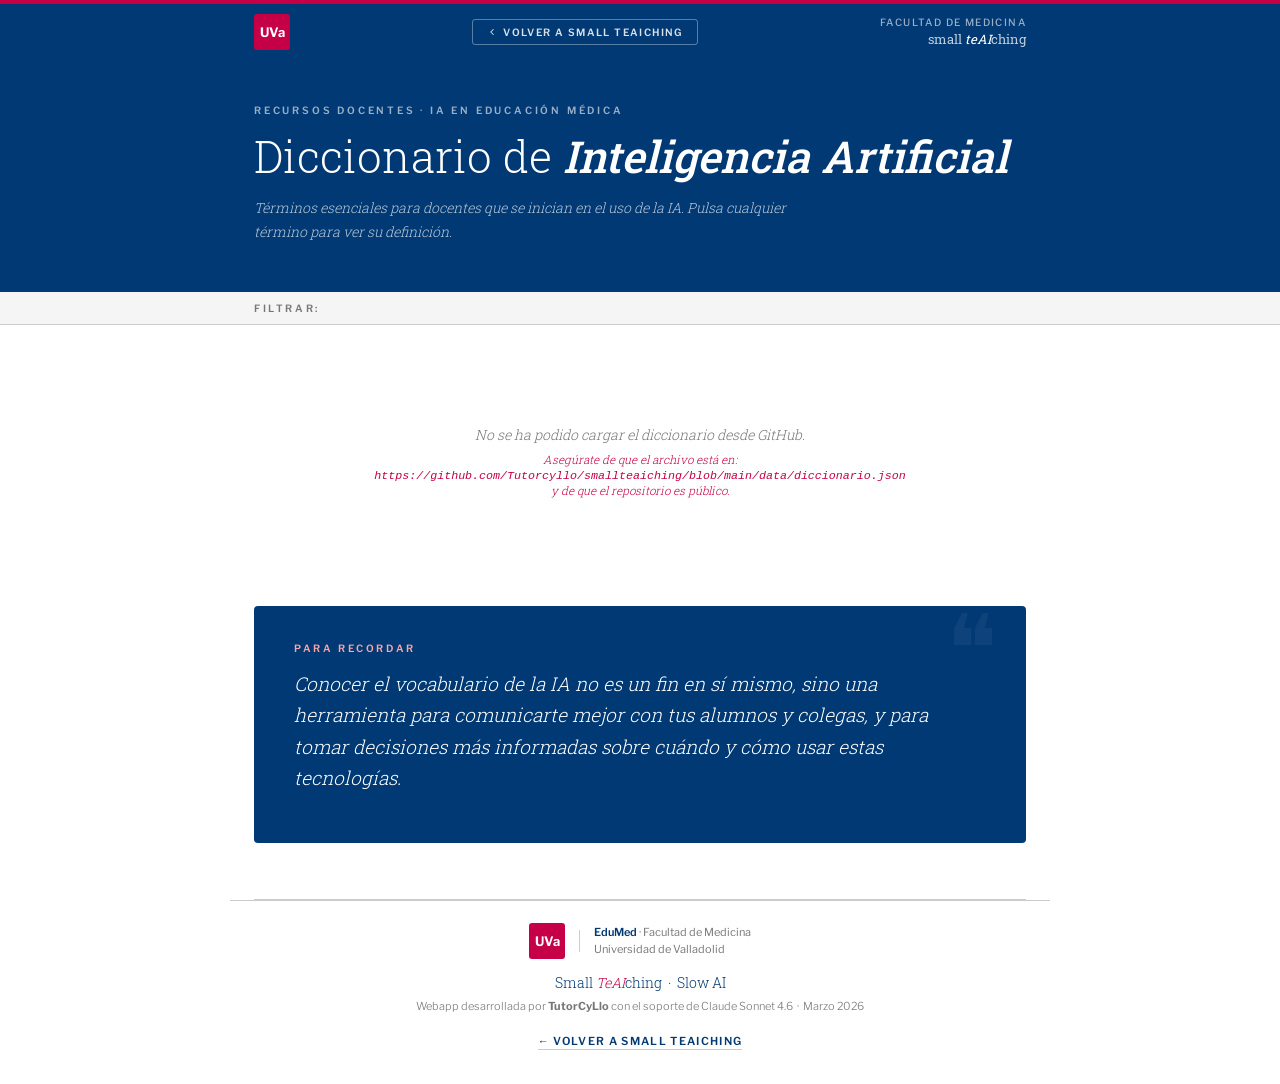
<file: diccionario/index.html>
<!DOCTYPE html>
<html lang="es">
<head>
  <meta charset="UTF-8" />
  <meta name="viewport" content="width=device-width, initial-scale=1.0" />
  <title>Diccionario de IA — small teAIching</title>
  <link rel="preconnect" href="https://fonts.googleapis.com" />
  <link rel="preconnect" href="https://fonts.gstatic.com" crossorigin />
  <link href="https://fonts.googleapis.com/css2?family=Libre+Franklin:wght@300;400;500;600;700&family=Roboto+Slab:wght@300;400;500&display=swap" rel="stylesheet" />
  <style>
    *, *::before, *::after { box-sizing: border-box; margin: 0; padding: 0; }
    :root {
      --white:    #FFFFFF;
      --gray-lt:  #CCCCCC;
      --gray-mid: #777777;
      --gray-bg:  #F5F5F5;
      --red:      #c60046;
      --blue:     #003973;
      --divider:  #CCCCCC;
      --hover-bg: #EEF3FA;
    }
    html { scroll-behavior: smooth; }
    body { font-family: 'Libre Franklin', sans-serif; background: var(--white); color: var(--blue); min-height: 100vh; display: flex; flex-direction: column; align-items: center; }
    .top-bar { width: 100%; height: 4px; background: var(--red); }

    /* NAVBAR */
    .navbar { width: 100%; background: var(--blue); display: flex; justify-content: center; position: sticky; top: 0; z-index: 100; animation: fadeUp 0.5s ease both; }
    .navbar-inner { width: 100%; max-width: 820px; padding: 10px 24px; display: flex; align-items: center; justify-content: space-between; gap: 12px; }
    .nav-left { display: flex; align-items: center; gap: 10px; flex-shrink: 0; }
    .nav-center { flex: 1; display: flex; justify-content: center; }
    .nav-right { display: flex; flex-direction: column; align-items: flex-end; gap: 2px; flex-shrink: 0; }
    .nav-faculty { font-size: 10px; font-weight: 500; letter-spacing: 0.14em; text-transform: uppercase; color: rgba(255,255,255,0.6); }
    .nav-title { font-family: 'Roboto Slab', serif; font-size: 13px; font-weight: 400; color: rgba(255,255,255,0.75); }
    .nav-title em { font-style: italic; color: var(--white); }
    .nav-back-btn { display: inline-flex; align-items: center; gap: 6px; font-family: 'Libre Franklin', sans-serif; font-size: 10px; font-weight: 600; letter-spacing: 0.14em; text-transform: uppercase; color: rgba(255,255,255,0.85); text-decoration: none; border: 1px solid rgba(255,255,255,0.35); border-radius: 3px; padding: 6px 14px; transition: all 0.18s; white-space: nowrap; }
    .nav-back-btn:hover { color: var(--white); border-color: rgba(255,255,255,0.7); background: rgba(255,255,255,0.08); }
    .uva-pill { background: var(--red); color: var(--white); font-family: 'Libre Franklin', sans-serif; font-size: 13px; font-weight: 700; width: 36px; height: 36px; border-radius: 3px; display: flex; align-items: center; justify-content: center; flex-shrink: 0; }

    /* HERO */
    .hero-wrap { width: 100%; background: var(--blue); display: flex; justify-content: center; padding-bottom: 48px; animation: fadeUp 0.6s 0.07s ease both; }
    .hero-inner { width: 100%; max-width: 820px; padding: 44px 24px 0; display: flex; flex-direction: column; gap: 16px; }
    .hero-eyebrow { font-size: 10px; font-weight: 600; letter-spacing: 0.28em; text-transform: uppercase; color: rgba(255,255,255,0.6); }
    h1 { font-family: 'Roboto Slab', serif; font-size: clamp(28px, 5vw, 44px); font-weight: 300; line-height: 1.1; color: var(--white); }
    h1 em { font-style: italic; font-weight: 500; }
    .hero-tagline { font-family: 'Roboto Slab', serif; font-size: 14px; font-weight: 300; font-style: italic; color: rgba(255,255,255,0.72); line-height: 1.7; max-width: 560px; }

    /* FILTER BAR */
    .filter-wrap { width: 100%; background: var(--gray-bg); border-bottom: 1px solid var(--divider); display: flex; justify-content: center; position: sticky; top: 64px; z-index: 90; }
    .filter-inner { width: 100%; max-width: 820px; padding: 10px 24px; display: flex; align-items: center; gap: 8px; flex-wrap: wrap; }
    .filter-label { font-size: 10px; font-weight: 600; letter-spacing: 0.26em; text-transform: uppercase; color: var(--gray-mid); white-space: nowrap; margin-right: 4px; }
    .filter-btn { padding: 5px 12px; font-size: 11px; font-weight: 600; letter-spacing: 0.08em; text-transform: uppercase; color: var(--gray-mid); background: transparent; border: 1px solid var(--divider); border-radius: 2px; cursor: pointer; transition: all 0.18s; }
    .filter-btn:hover { color: var(--white); background: var(--blue); border-color: var(--blue); }
    .filter-btn.active { color: var(--white); background: var(--red); border-color: var(--red); }

    /* CONTENT */
    .content-wrap { width: 100%; max-width: 820px; padding: 40px 24px 0; animation: fadeUp 0.6s 0.18s ease both; }

    /* LOADING */
    .loading { text-align: center; padding: 60px 24px; font-family: 'Roboto Slab', serif; font-size: 14px; font-weight: 300; font-style: italic; color: var(--gray-mid); }

    /* SECTION HEADINGS */
    .section-heading { display: flex; align-items: center; gap: 14px; margin-bottom: 20px; margin-top: 40px; }
    .section-heading:first-child { margin-top: 0; }
    .section-label { font-size: 10px; font-weight: 600; letter-spacing: 0.26em; text-transform: uppercase; color: var(--red); }
    .section-line { flex: 1; height: 1px; background: var(--divider); }
    .section-heading h2 { font-family: 'Roboto Slab', serif; font-size: 16px; font-weight: 400; color: var(--blue); }

    /* TERM GRID */
    .term-grid { display: grid; grid-template-columns: repeat(auto-fill, minmax(220px, 1fr)); gap: 10px; margin-bottom: 16px; }

    /* TERM BUTTON */
    .term-btn { display: flex; flex-direction: column; align-items: flex-start; gap: 4px; padding: 16px 18px; background: var(--white); border: 1px solid var(--divider); border-radius: 3px; cursor: pointer; text-align: left; transition: all 0.18s; position: relative; }
    .term-btn:hover { border-color: var(--blue); background: var(--hover-bg); }
    .term-btn.open { border-color: var(--blue); background: var(--blue); }
    .term-btn .term-name { font-family: 'Roboto Slab', serif; font-size: 14px; font-weight: 400; color: var(--blue); line-height: 1.25; transition: color 0.18s; }
    .term-btn .term-name em { font-style: italic; font-size: 12px; font-family: 'Libre Franklin', sans-serif; font-weight: 300; }
    .term-btn.open .term-name { color: var(--white); }
    .term-btn .term-arrow { position: absolute; top: 14px; right: 14px; width: 16px; height: 16px; display: flex; align-items: center; justify-content: center; transition: transform 0.22s, color 0.18s; color: var(--gray-mid); }
    .term-btn.open .term-arrow { transform: rotate(180deg); color: rgba(255,255,255,0.6); }
    .term-btn .term-arrow svg { width: 12px; height: 12px; stroke: currentColor; fill: none; stroke-width: 2.5; stroke-linecap: round; stroke-linejoin: round; }

    /* TERM DEFINITION */
    .term-def { display: none; grid-column: 1 / -1; background: var(--hover-bg); border: 1px solid var(--blue); border-radius: 3px; padding: 20px 24px; animation: defFadeIn 0.22s ease both; }
    .term-def.visible { display: block; }
    .term-def-title { font-family: 'Roboto Slab', serif; font-size: 17px; font-weight: 400; color: var(--blue); margin-bottom: 10px; line-height: 1.2; }
    .term-def-title em { font-style: italic; font-size: 14px; font-family: 'Libre Franklin', sans-serif; font-weight: 300; color: var(--gray-mid); }
    .term-def-body { font-size: 14px; font-weight: 300; line-height: 1.85; color: var(--blue); }
    .term-def-body p { margin-bottom: 0.8em; }
    .term-def-body p:last-child { margin-bottom: 0; }
    .term-def-body ul { margin: 0.5em 0 0.8em 1.2em; }
    .term-def-body li { margin-bottom: 0.4em; font-size: 13px; }
    .term-def-close { margin-top: 14px; display: inline-flex; align-items: center; gap: 6px; font-size: 10px; font-weight: 600; letter-spacing: 0.14em; text-transform: uppercase; color: var(--gray-mid); cursor: pointer; border: none; background: none; padding: 0; transition: color 0.18s; }
    .term-def-close:hover { color: var(--red); }

    /* MORALEJA */
    .moraleja-wrap { width: 100%; max-width: 820px; padding: 48px 24px 56px; }
    .moraleja { background: var(--blue); border-radius: 4px; padding: 36px 40px; position: relative; overflow: hidden; }
    .moraleja::before { content: '❝'; position: absolute; top: -8px; right: 28px; font-size: 96px; color: rgba(255,255,255,0.05); font-family: 'Roboto Slab', serif; line-height: 1; pointer-events: none; }
    .moraleja-label { font-size: 10px; font-weight: 600; letter-spacing: 0.26em; text-transform: uppercase; color: #FCA5A5; margin-bottom: 14px; }
    .moraleja-text { font-family: 'Roboto Slab', serif; font-size: clamp(15px, 2.2vw, 19px); font-weight: 300; font-style: italic; line-height: 1.65; color: var(--white); max-width: 640px; margin-bottom: 14px; position: relative; z-index: 1; }
    .moraleja-sub { font-size: 13px; font-weight: 300; color: rgba(255,255,255,0.62); line-height: 1.75; max-width: 580px; position: relative; z-index: 1; }

    /* FOOTER */
    .section-divider { width: 100%; max-width: 820px; padding: 0 24px; }
    .section-divider hr { border: none; border-top: 1px solid var(--divider); }
    footer { width:100%; max-width:820px; padding:22px 24px 36px; text-align:center; border-top:1px solid #ccc; }
    .footer-logos { display:flex; align-items:center; justify-content:center; gap:14px; margin-bottom:14px; flex-wrap:wrap; }
    .footer-uva-pill { background:#c60046; color:#fff; font-family:'Libre Franklin',sans-serif; font-size:13px; font-weight:700; width:36px; height:36px; border-radius:3px; display:flex; align-items:center; justify-content:center; }
    .footer-vline { width:1px; height:22px; background:#ccc; }
    .footer-inst { display:flex; flex-direction:column; align-items:flex-start; gap:1px; }
    .footer-inst span { font-size:11px; color:#777; line-height:1.45; }
    .footer-inst strong { font-weight:600; color:#003973; }
    .footer-project { font-family:'Roboto Slab',serif; font-size:14px; font-weight:300; color:#003973; margin-bottom:6px; }
    .footer-project em { font-style:italic; color:#c60046; }
    .footer-credit { font-size:11px; color:#777; font-weight:300; line-height:1.6; }

    /* ANIMATIONS */
    @keyframes fadeUp { from { opacity: 0; transform: translateY(14px); } to { opacity: 1; transform: translateY(0); } }
    @keyframes defFadeIn { from { opacity: 0; transform: translateY(-6px); } to { opacity: 1; transform: translateY(0); } }

    /* RESPONSIVE */
    @media (max-width: 700px) { .term-grid { grid-template-columns: 1fr 1fr; } .filter-inner { gap: 6px; } }
    @media (max-width: 500px) { .term-grid { grid-template-columns: 1fr; } .navbar-inner, .hero-inner { padding-left: 16px; padding-right: 16px; } .content-wrap, .moraleja-wrap { padding-left: 16px; padding-right: 16px; } }
  </style>
</head>
<body>

  <div class="top-bar"></div>

  <nav class="navbar">
    <div class="navbar-inner">
      <div class="nav-left">
        <div class="uva-pill">UVa</div>
      </div>
      <div class="nav-center">
        <a href="https://tutorcyllo.github.io/smallteaiching/" class="nav-back-btn">
          <svg viewBox="0 0 24 24" width="10" height="10" stroke="currentColor" fill="none" stroke-width="2.5" stroke-linecap="round" stroke-linejoin="round"><polyline points="15 18 9 12 15 6"/></svg>
          Volver a small teAIching
        </a>
      </div>
      <div class="nav-right">
        <span class="nav-faculty">Facultad de Medicina</span>
        <span class="nav-title">small <em>teAI</em>ching</span>
      </div>
    </div>
  </nav>

  <div class="hero-wrap">
    <div class="hero-inner">
      <span class="hero-eyebrow">Recursos docentes · IA en educación médica</span>
      <h1>Diccionario de <em>Inteligencia Artificial</em></h1>
      <p class="hero-tagline">Términos esenciales para docentes que se inician en el uso de la IA. Pulsa cualquier término para ver su definición.</p>
    </div>
  </div>

  <div class="filter-wrap">
    <div class="filter-inner" id="filter-inner">
      <span class="filter-label">Filtrar:</span>
      <!-- Botones generados dinámicamente -->
    </div>
  </div>

  <main class="content-wrap" id="main-content">
    <div class="loading">Cargando diccionario…</div>
  </main>

  <div class="moraleja-wrap">
    <div class="moraleja">
      <div class="moraleja-label">Para recordar</div>
      <p class="moraleja-text">Conocer el vocabulario de la IA no es un fin en sí mismo, sino una herramienta para comunicarte mejor con tus alumnos y colegas, y para tomar decisiones más informadas sobre cuándo y cómo usar estas tecnologías.</p>

    </div>
  </div>

  <div class="section-divider"><hr /></div>
  <footer>
    <div class="footer-logos">
      <div class="footer-uva-pill">UVa</div>
      <div class="footer-vline"></div>
      <div class="footer-inst">
        <span><strong>EduMed</strong> · Facultad de Medicina</span>
        <span>Universidad de Valladolid</span>
      </div>
    </div>
    <p class="footer-project">Small <em>TeAI</em>ching &nbsp;·&nbsp; Slow AI</p>
    <p class="footer-credit">Webapp desarrollada por <strong>TutorCyLlo</strong> con el soporte de Claude Sonnet 4.6 &nbsp;·&nbsp; Marzo 2026</p>
    <p style="margin-top:14px;">
      <a href="https://tutorcyllo.github.io/smallteaiching/" style="font-size:11px; font-weight:600; letter-spacing:0.12em; text-transform:uppercase; color:var(--blue); text-decoration:none; border-bottom:1px solid var(--gray-lt); padding-bottom:1px; transition:color 0.18s, border-color 0.18s;"
         onmouseover="this.style.color='#c60046';this.style.borderColor='#c60046'"
         onmouseout="this.style.color='#003973';this.style.borderColor='#ccc'">
        ← Volver a small teAIching
      </a>
    </p>
  </footer>

  <script>
    // ── CONFIG: URL del JSON ──
    const JSON_URL = 'https://raw.githubusercontent.com/Tutorcyllo/smallteaiching/main/data/diccionario.json';

    // ── STATE ──
    let openTerm = null;
    let activeSection = null;

    // ── HELPERS ──
    const svgArrow = `<svg viewBox="0 0 24 24"><polyline points="6 9 12 15 18 9"/></svg>`;
    const svgClose = `<svg viewBox="0 0 24 24" width="10" height="10" stroke="currentColor" fill="none" stroke-width="2"><line x1="18" y1="6" x2="6" y2="18"/><line x1="6" y1="6" x2="18" y2="18"/></svg>`;

    function buildNombre(t) {
      if (t.nombre_original) {
        return `${t.nombre} <em>(${t.nombre_original})</em>`;
      }
      return t.nombre;
    }

    function buildDefinicion(t) {
      let html = `<p>${t.definicion}</p>`;
      if (t.lista && t.lista.length > 0) {
        html += '<ul>';
        t.lista.forEach(item => {
          html += `<li><strong>${item.titulo}:</strong> ${item.texto}</li>`;
        });
        html += '</ul>';
      }
      return html;
    }

    // ── OPEN / CLOSE ──
    function openDef(termId) {
      if (openTerm && openTerm !== termId) closeDef(openTerm, false);
      openTerm = termId;
      document.getElementById('def-' + termId).classList.add('visible');
      const btn = document.querySelector('[data-term="' + termId + '"]');
      if (btn) btn.classList.add('open');
      setTimeout(() => {
        document.getElementById('def-' + termId).scrollIntoView({ behavior: 'smooth', block: 'nearest' });
      }, 50);
    }

    function closeDef(termId, clearState = true) {
      const panel = document.getElementById('def-' + termId);
      if (panel) panel.classList.remove('visible');
      const btn = document.querySelector('[data-term="' + termId + '"]');
      if (btn) btn.classList.remove('open');
      if (clearState) openTerm = null;
    }

    // ── SHOW SECTION ──
    function showSection(sectionId) {
      activeSection = sectionId;
      document.querySelectorAll('.term-section').forEach(s => {
        s.style.display = s.dataset.section === sectionId ? '' : 'none';
      });
      if (openTerm) closeDef(openTerm);
    }

    // ── RENDER ──
    function render(data) {
      const filterInner = document.getElementById('filter-inner');
      const main = document.getElementById('main-content');

      // Limpiar contenedor de filtros (mantener el label)
      filterInner.innerHTML = '<span class="filter-label">Filtrar:</span>';

      // Limpiar main
      main.innerHTML = '';

      data.secciones.forEach((seccion, idx) => {
        // Botón filtro
        const fb = document.createElement('button');
        fb.className = 'filter-btn' + (idx === 0 ? ' active' : '');
        fb.dataset.filter = seccion.id;
        fb.textContent = seccion.titulo.replace(/ \(.*\)/, ''); // quita paréntesis del título para el botón
        fb.addEventListener('click', () => {
          document.querySelectorAll('.filter-btn').forEach(b => b.classList.remove('active'));
          fb.classList.add('active');
          showSection(seccion.id);
        });
        filterInner.appendChild(fb);

        // Sección
        const sec = document.createElement('div');
        sec.className = 'term-section';
        sec.dataset.section = seccion.id;
        sec.style.display = idx === 0 ? '' : 'none';

        // Cabecera de sección
        sec.innerHTML = `
          <div class="section-heading">
            <span class="section-label">${seccion.numero}</span>
            <h2>${seccion.titulo}</h2>
            <div class="section-line"></div>
          </div>`;

        // Grid
        const grid = document.createElement('div');
        grid.className = 'term-grid';

        // Botones de términos
        seccion.terminos.forEach(t => {
          const btn = document.createElement('button');
          btn.className = 'term-btn';
          btn.dataset.term = t.id;
          btn.innerHTML = `
            <span class="term-name">${buildNombre(t)}</span>
            <span class="term-arrow">${svgArrow}</span>`;
          btn.addEventListener('click', () => {
            if (openTerm === t.id) { closeDef(t.id); } else { openDef(t.id); }
          });
          grid.appendChild(btn);
        });

        // Paneles de definición (después de los botones, dentro del mismo grid)
        seccion.terminos.forEach(t => {
          const panel = document.createElement('div');
          panel.className = 'term-def';
          panel.id = 'def-' + t.id;
          panel.innerHTML = `
            <div class="term-def-title">${buildNombre(t)}</div>
            <div class="term-def-body">${buildDefinicion(t)}</div>
            <button class="term-def-close" onclick="closeDef('${t.id}')">${svgClose} Cerrar</button>`;
          grid.appendChild(panel);
        });

        sec.appendChild(grid);
        main.appendChild(sec);
      });

      activeSection = data.secciones[0].id;
    }

    // ── LOAD JSON ──
    async function loadDiccionario() {
      try {
        // Intentar cargar desde GitHub (raw)
        const rawUrl = JSON_URL.replace('github.com', 'raw.githubusercontent.com').replace('/blob/', '/');
        const res = await fetch(rawUrl);
        if (!res.ok) throw new Error('HTTP ' + res.status);
        const data = await res.json();
        render(data);
      } catch (err) {
        // Fallback: mostrar mensaje de error útil
        document.getElementById('main-content').innerHTML = `
          <div class="loading">
            No se ha podido cargar el diccionario desde GitHub.<br>
            <small style="color:#c60046; margin-top:8px; display:block;">
              Asegúrate de que el archivo está en:<br>
              <code>https://github.com/Tutorcyllo/smallteaiching/blob/main/data/diccionario.json</code><br>
              y de que el repositorio es público.
            </small>
          </div>`;
        console.error('Error cargando diccionario.json:', err);
      }
    }

    loadDiccionario();
  </script>

</body>
</html>
</file>
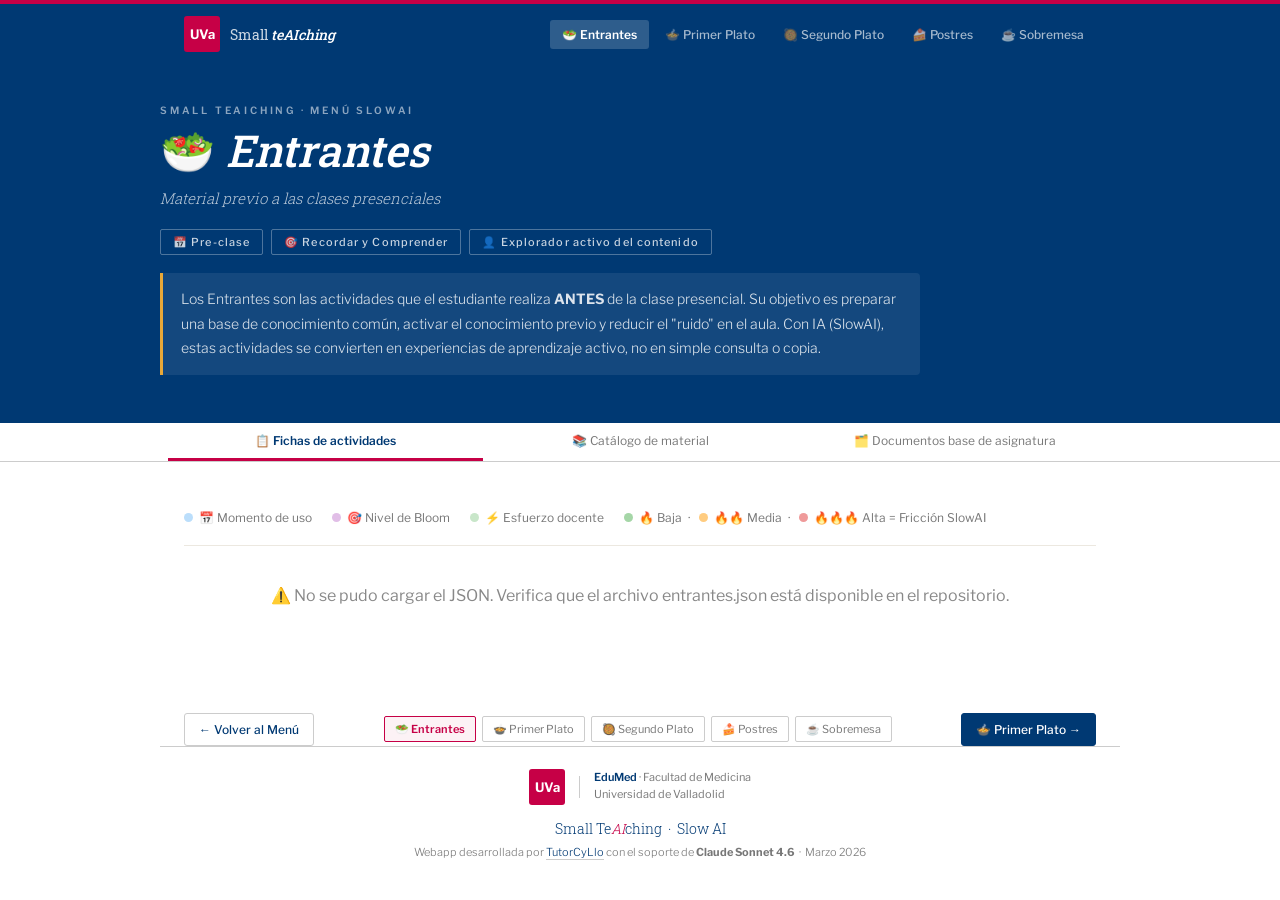
<file: entrantes/index.html>
<!DOCTYPE html>
<html lang="es">
<head>
  <meta charset="UTF-8">
  <meta name="viewport" content="width=device-width, initial-scale=1.0">
  <title>🥗 Entrantes · Small teAIching</title>
  <link href="https://fonts.googleapis.com/css2?family=Libre+Franklin:ital,wght@0,300;0,400;0,500;0,600;1,300;1,400&family=Roboto+Slab:wght@300;400;500&display=swap" rel="stylesheet"/>
  <style>
    *, *::before, *::after { box-sizing: border-box; margin: 0; padding: 0; }
    :root {
      --white: #FFFFFF; --gray-lt: #CCCCCC; --gray-mid: #777777;
      --gray-bg: #F5F5F5; --red: #c60046; --blue: #003973;
      --divider: #CCCCCC; --hover-bg: #EEF3FA; --gold: #e8a838;
    }
    html { scroll-behavior: smooth; }
    body { font-family: 'Libre Franklin', sans-serif; background: var(--white); color: var(--blue); min-height: 100vh; }

    /* TOP BAR */
    .top-bar { width: 100%; height: 4px; background: var(--red); }

    /* NAVBAR */
    .navbar { width: 100%; background: var(--blue); position: sticky; top: 0; z-index: 100; animation: fadeUp 0.5s ease both; }
    .navbar-inner { max-width: 960px; margin: 0 auto; padding: 12px 24px; display: flex; align-items: center; justify-content: space-between; gap: 16px; flex-wrap: wrap; }
    .nav-brand { display: flex; align-items: center; gap: 10px; text-decoration: none; }
    .uva-pill { background: var(--red); color: var(--white); font-family: 'Libre Franklin', sans-serif; font-size: 13px; font-weight: 700; width: 36px; height: 36px; border-radius: 3px; display: flex; align-items: center; justify-content: center; flex-shrink: 0; }
    .nav-title { font-family: 'Roboto Slab', serif; font-size: 14px; font-weight: 400; color: rgba(255,255,255,0.8); }
    .nav-title em { font-style: italic; color: var(--white); font-weight: 500; }
    .nav-menu { display: flex; gap: 4px; flex-wrap: wrap; }
    .nav-btn { background: none; border: none; color: rgba(255,255,255,0.65); padding: 7px 12px; border-radius: 3px; cursor: pointer; font-family: 'Libre Franklin', sans-serif; font-size: 12px; font-weight: 500; text-decoration: none; display: inline-block; transition: all 0.18s; white-space: nowrap; }
    .nav-btn:hover { color: var(--white); background: rgba(255,255,255,0.1); }
    .nav-btn.current { color: var(--white); background: rgba(255,255,255,0.18); font-weight: 600; }

    /* HERO */
    .hero { background: var(--blue); padding: 40px 24px 48px; animation: fadeUp 0.6s 0.07s ease both; }
    .hero-inner { max-width: 960px; margin: 0 auto; }
    .hero-eyebrow { font-size: 10px; font-weight: 600; letter-spacing: 0.28em; text-transform: uppercase; color: rgba(255,255,255,0.55); margin-bottom: 10px; }
    .hero-title { font-family: 'Roboto Slab', serif; font-size: clamp(28px, 5vw, 44px); font-weight: 300; color: var(--white); line-height: 1.1; margin-bottom: 12px; }
    .hero-title em { font-style: italic; font-weight: 500; }
    .hero-sub { font-family: 'Roboto Slab', serif; font-size: 15px; font-weight: 300; font-style: italic; color: rgba(255,255,255,0.72); line-height: 1.65; margin-bottom: 18px; max-width: 640px; }
    .hero-meta { display: flex; gap: 8px; flex-wrap: wrap; margin-bottom: 18px; }
    .hero-badge { display: inline-flex; align-items: center; gap: 6px; border: 1px solid rgba(255,255,255,0.3); border-radius: 2px; padding: 5px 12px; font-size: 11px; font-weight: 500; letter-spacing: 0.1em; color: rgba(255,255,255,0.8); }
    .hero-desc { background: rgba(255,255,255,0.08); border-left: 3px solid var(--gold); border-radius: 0 4px 4px 0; padding: 14px 18px; font-size: 14px; font-weight: 300; line-height: 1.75; color: rgba(255,255,255,0.85); max-width: 760px; }

    /* SECTION TABS */
    .section-tabs { background: var(--white); border-bottom: 1px solid var(--divider); position: sticky; top: 61px; z-index: 90; }
    .tabs-inner { max-width: 960px; margin: 0 auto; padding: 0 8px; display: flex; gap: 0; }
    .stab { background: none; border: none; padding: 10px 10px; cursor: pointer; font-family: 'Libre Franklin', sans-serif; font-size: 12px; font-weight: 400; color: var(--gray-mid); border-bottom: 3px solid transparent; white-space: normal; text-align: center; line-height: 1.25; flex: 1; transition: all 0.18s; }
    .stab:hover { color: var(--blue); background: var(--hover-bg); }
    .stab.active { color: var(--blue); border-bottom-color: var(--red); font-weight: 600; }

    /* PANELS */
    .panel { display: none; max-width: 960px; margin: 0 auto; padding: 32px 24px 64px; animation: fadeUp 0.4s ease both; }
    .panel.visible { display: block; }

    /* FICHAS */
    .leyenda { display: flex; flex-wrap: wrap; gap: 8px 20px; padding: 16px 0 20px; border-bottom: 1px solid #ece8e0; margin-bottom: 20px; }
    .ley-item { font-size: 12px; color: var(--gray-mid); display: flex; align-items: center; gap: 6px; }
    .ley-dot { display: inline-block; width: 9px; height: 9px; border-radius: 50%; flex-shrink: 0; }
    .fichas-list { display: flex; flex-direction: column; gap: 14px; }
    .ficha { background: var(--white); border-radius: 10px; box-shadow: 0 1px 4px rgba(0,0,0,0.07); border: 1px solid #ece8e0; overflow: hidden; }
    .ficha-top { padding: 18px 20px 14px; cursor: pointer; display: flex; align-items: flex-start; gap: 14px; user-select: none; transition: background 0.15s; }
    .ficha-top:hover { background: #fdf9f4; }
    .ficha-id { background: var(--blue); color: var(--gold); border-radius: 6px; padding: 3px 9px; font-size: 12px; font-weight: 700; white-space: nowrap; flex-shrink: 0; margin-top: 3px; font-family: 'Roboto Slab', serif; }
    .ficha-info h2 { font-size: 16px; color: var(--blue); margin-bottom: 3px; font-weight: 500; }
    .ficha-info .fsub { color: var(--gray-mid); font-size: 13px; font-weight: 300; }
    .chevron { margin-left: auto; flex-shrink: 0; color: #bbb; font-style: normal; font-size: 18px; transition: transform 0.25s; padding-top: 2px; }
    .ficha.open .chevron { transform: rotate(180deg); }
    .badges { display: flex; flex-wrap: wrap; gap: 5px; padding: 0 20px 12px; }
    .badge { border-radius: 10px; padding: 3px 10px; font-size: 11px; font-weight: 500; border: 1px solid; }
    .b-momento { background: #e8f4fd; color: #1565c0; border-color: #bbdefb; }
    .b-bloom { background: #f3e5f5; color: #7b1fa2; border-color: #e1bee7; }
    .b-esf { background: #e8f5e9; color: #2e7d32; border-color: #c8e6c9; }
    .b-fric-baja { background: rgba(232,245,233,0.5); color: #2e7d32; border-color: rgba(46,125,50,0.3); }
    .b-fric-media { background: rgba(255,243,224,0.5); color: #e65100; border-color: rgba(230,81,0,0.3); }
    .b-fric-alta { background: rgba(255,235,238,0.5); color: #c62828; border-color: rgba(198,40,40,0.3); }
    .ficha-body { display: none; padding: 4px 20px 20px; border-top: 1px solid #f0ece0; }
    .ficha.open .ficha-body { display: block; }
    .fdesc { color: #444; line-height: 1.75; margin: 14px 0; font-size: 14px; }
    .sec-in { margin: 14px 0; }
    .sec-in h3 { font-size: 10px; text-transform: uppercase; letter-spacing: 0.1em; color: #999; margin-bottom: 8px; font-weight: 600; }
    ol.pasos { padding-left: 18px; color: #444; line-height: 1.85; font-size: 14px; }
    ol.pasos li { margin-bottom: 4px; }
    ul.lista { padding-left: 18px; color: #444; line-height: 1.85; font-size: 14px; }
    ul.lista li { margin-bottom: 4px; }
    .prompt-box { background: var(--blue); border-radius: 8px; overflow: hidden; margin: 6px 0; }
    .prompt-label { background: var(--gold); color: var(--blue); font-size: 10px; font-weight: 700; padding: 6px 14px; letter-spacing: 0.08em; text-transform: uppercase; }
    .prompt-txt { color: #d4d4d4; font-family: 'Courier New', monospace; font-size: 12px; padding: 14px; white-space: pre-wrap; line-height: 1.65; }
    .btn-copy { display: block; width: calc(100% - 28px); margin: 0 14px 12px; padding: 8px; background: rgba(232,168,56,0.12); color: var(--gold); border: 1px solid rgba(232,168,56,0.3); border-radius: 5px; cursor: pointer; font-size: 12px; transition: all 0.2s; font-family: 'Libre Franklin', sans-serif; }
    .btn-copy:hover { background: rgba(232,168,56,0.22); }
    .btn-copy.ok { background: rgba(76,175,80,0.12); color: #4caf50; border-color: rgba(76,175,80,0.3); }
    .evidencia { background: #f8f6f0; border-radius: 8px; padding: 11px 14px; margin: 10px 0; font-size: 13px; line-height: 1.65; color: #444; }
    .rm-grid { display: grid; grid-template-columns: 1fr 1fr; gap: 8px; margin-top: 10px; }
    .riesgo { background: #fff3e0; border-radius: 8px; padding: 11px; font-size: 12px; line-height: 1.6; color: #5d4037; }
    .mitig { background: #e8f5e9; border-radius: 8px; padding: 11px; font-size: 12px; line-height: 1.6; color: #1b5e20; }
    .ejemplo-card { display: flex; align-items: center; gap: 14px; background: #f0f7ff; border: 1px solid #bbdefb; border-radius: 8px; padding: 12px 16px; text-decoration: none; color: inherit; transition: background 0.2s; margin: 10px 0; }
    .ejemplo-card:hover { background: #e3f2fd; }
    .ejemplo-logo { width: 48px; height: 48px; border-radius: 8px; object-fit: cover; flex-shrink: 0; border: 1px solid #ddd; }
    .ejemplo-nombre { font-weight: 700; font-size: 14px; color: #1565c0; margin-bottom: 3px; }
    .ejemplo-desc { font-size: 12px; color: #555; line-height: 1.5; }

    /* CATÁLOGO PANEL */
    .cat-section { margin-bottom: 28px; }
    .cat-title { font-family: 'Roboto Slab', serif; font-size: 16px; font-weight: 400; color: var(--blue); margin-bottom: 12px; padding-bottom: 6px; border-bottom: 1px solid var(--divider); }
    .cat-items { display: flex; flex-direction: column; gap: 6px; }
    .cat-item { display: flex; align-items: flex-start; gap: 8px; font-size: 13px; color: #444; line-height: 1.65; padding: 8px 12px; background: var(--gray-bg); border-radius: 4px; }
    .cat-item::before { content: '→'; color: var(--red); flex-shrink: 0; font-weight: 600; margin-top: 1px; }
    .herr-table { width: 100%; border-collapse: collapse; margin: 16px 0; font-size: 13px; }
    .herr-table th { background: var(--blue); color: var(--gold); padding: 9px 12px; text-align: left; font-weight: 500; font-family: 'Roboto Slab', serif; }
    .herr-table td { padding: 9px 12px; border-bottom: 1px solid #f0ece0; color: #444; vertical-align: top; line-height: 1.55; }
    .herr-table tr:nth-child(even) td { background: var(--gray-bg); }

    /* GUÍAS PANEL */
    .guia-intro { font-size: 14px; color: #444; line-height: 1.75; margin-bottom: 20px; }
    .usos-grid { display: grid; grid-template-columns: repeat(auto-fit, minmax(240px, 1fr)); gap: 10px; margin-bottom: 24px; }
    .uso-card { background: var(--white); border: 1px solid #ece8e0; border-radius: 8px; padding: 14px 16px; }
    .uso-tit { font-weight: 600; font-size: 13px; color: var(--blue); margin-bottom: 5px; }
    .uso-desc { color: var(--gray-mid); font-size: 12px; line-height: 1.6; }
    .prompt-solo { background: var(--blue); border-radius: 8px; overflow: hidden; margin: 10px 0; }

    /* FOOTER */
    footer { width:100%; max-width:960px; padding:22px 24px 36px; text-align:center; border-top:1px solid #ccc; margin:0 auto; }
    .footer-logos { display:flex; align-items:center; justify-content:center; gap:14px; margin-bottom:14px; flex-wrap:wrap; }
    .footer-uva-pill { background:#c60046; color:#fff; font-family:'Libre Franklin',sans-serif; font-size:13px; font-weight:700; width:36px; height:36px; border-radius:3px; display:flex; align-items:center; justify-content:center; }
    .footer-vline { width:1px; height:22px; background:#ccc; }
    .footer-inst { display:flex; flex-direction:column; align-items:flex-start; gap:1px; }
    .footer-inst span { font-size:11px; color:#777; line-height:1.45; }
    .footer-inst strong { font-weight:600; color:#003973; }
    .footer-project { font-family:'Roboto Slab',serif; font-size:14px; font-weight:300; color:#003973; margin-bottom:6px; }
    .footer-project em { font-style:italic; color:#c60046; }
    .footer-credit { font-size:11px; color:#777; font-weight:300; line-height:1.6; }
    .footer-credit a { color:#003973; text-decoration:none; border-bottom:1px solid #ccc; }
    .footer-credit a:hover { border-color:#c60046; color:#c60046; }
    .footer-credit a { color:#003973; text-decoration:none; border-bottom:1px solid #ccc; }
    .footer-credit a:hover { border-color:#c60046; color:#c60046; }

    /* NAV BETWEEN PAGES */
    .page-nav { max-width: 960px; margin: 0 auto; padding: 24px 24px 0; display: flex; justify-content: space-between; align-items: center; gap: 12px; flex-wrap: wrap; }
    .page-nav-btn { display: inline-flex; align-items: center; gap: 7px; font-size: 12px; font-weight: 500; color: var(--blue); border: 1px solid var(--divider); border-radius: 3px; padding: 8px 14px; text-decoration: none; transition: all 0.18s; background: var(--white); }
    .page-nav-btn:hover { background: var(--hover-bg); border-color: var(--blue); }
    .page-nav-btn.primary { background: var(--blue); color: var(--white); border-color: var(--blue); }
    .page-nav-btn.primary:hover { background: #002a5a; }
    .menu-chips { display: flex; gap: 6px; flex-wrap: wrap; }
    .menu-chip { font-size: 11px; padding: 5px 10px; border-radius: 2px; text-decoration: none; border: 1px solid var(--divider); color: var(--gray-mid); transition: all 0.18s; }
    .menu-chip:hover { border-color: var(--blue); color: var(--blue); }
    .menu-chip.here { border-color: var(--red); color: var(--red); font-weight: 600; background: rgba(198,0,70,0.05); }

    @keyframes fadeUp { from { opacity: 0; transform: translateY(12px); } to { opacity: 1; transform: translateY(0); } }
    @media (max-width: 600px) { .rm-grid { grid-template-columns: 1fr; } .hero { padding: 28px 16px 36px; } .panel { padding: 24px 16px 48px; } }
  </style>
</head>
<body>
<div class="top-bar"></div>

<nav class="navbar">
  <div class="navbar-inner">
    <a href="https://tutorcyllo.github.io/smallteaiching/" class="nav-brand">
      <div class="uva-pill">UVa</div>
      <span class="nav-title">Small <em>teAIching</em></span>
    </a>
    <div class="nav-menu">
      <a href="https://tutorcyllo.github.io/smallteaiching/entrantes" class="nav-btn current">🥗 Entrantes</a>
      <a href="https://tutorcyllo.github.io/smallteaiching/primer_plato" class="nav-btn">🍲 Primer Plato</a>
      <a href="https://tutorcyllo.github.io/smallteaiching/segundo_plato" class="nav-btn">🥘 Segundo Plato</a>
      <a href="https://tutorcyllo.github.io/smallteaiching/postres" class="nav-btn">🍰 Postres</a>
      <a href="https://tutorcyllo.github.io/smallteaiching/sobremesa" class="nav-btn">☕ Sobremesa</a>
    </div>
  </div>
</nav>

<div class="hero">
  <div class="hero-inner">
    <div class="hero-eyebrow">Small teAIching · Menú SlowAI</div>
    <h1 class="hero-title">🥗 <em>Entrantes</em></h1>
    <p class="hero-sub">Material previo a las clases presenciales</p>
    <div class="hero-meta">
      <span class="hero-badge">📅 Pre-clase</span>
      <span class="hero-badge">🎯 Recordar y Comprender</span>
      <span class="hero-badge">👤 Explorador activo del contenido</span>
    </div>
    <div class="hero-desc">
      Los Entrantes son las actividades que el estudiante realiza <strong>ANTES</strong> de la clase presencial. Su objetivo es preparar una base de conocimiento común, activar el conocimiento previo y reducir el "ruido" en el aula. Con IA (SlowAI), estas actividades se convierten en experiencias de aprendizaje activo, no en simple consulta o copia.
    </div>
  </div>
</div>

<div class="section-tabs">
  <div class="tabs-inner">
    <button class="stab active" onclick="showPanel('fichas', this)">📋 Fichas de actividades</button>
    <button class="stab" onclick="showPanel('catalogo', this)">📚 Catálogo de material</button>
    <button class="stab" onclick="showPanel('guias', this)">🗂️ Documentos base de asignatura</button>
  </div>
</div>

<!-- FICHAS -->
<div class="panel visible" id="panel-fichas">
  <div class="leyenda">
    <span class="ley-item"><span class="ley-dot" style="background:#bbdefb"></span>📅 Momento de uso</span>
    <span class="ley-item"><span class="ley-dot" style="background:#e1bee7"></span>🎯 Nivel de Bloom</span>
    <span class="ley-item"><span class="ley-dot" style="background:#c8e6c9"></span>⚡ Esfuerzo docente</span>
    <span class="ley-item"><span class="ley-dot" style="background:#a5d6a7"></span>🔥 Baja &nbsp;·&nbsp; <span class="ley-dot" style="background:#ffcc80"></span>🔥🔥 Media &nbsp;·&nbsp; <span class="ley-dot" style="background:#ef9a9a"></span>🔥🔥🔥 Alta = Fricción SlowAI</span>
  </div>
  <div class="fichas-list" id="fichas-container">
    <!-- Cargado desde JSON -->
  </div>
</div>

<!-- CATÁLOGO -->
<div class="panel" id="panel-catalogo">
  <div id="catalogo-container"></div>
</div>

<!-- GUÍAS DOCENTES -->
<div class="panel" id="panel-guias">
  <div id="guias-container"></div>
</div>

<div class="page-nav">
  <a href="https://tutorcyllo.github.io/smallteaiching/" class="page-nav-btn">← Volver al Menú</a>
  <div class="menu-chips">
    <span class="menu-chip here">🥗 Entrantes</span>
    <a href="https://tutorcyllo.github.io/smallteaiching/primer_plato" class="menu-chip">🍲 Primer Plato</a>
    <a href="https://tutorcyllo.github.io/smallteaiching/segundo_plato" class="menu-chip">🥘 Segundo Plato</a>
    <a href="https://tutorcyllo.github.io/smallteaiching/postres" class="menu-chip">🍰 Postres</a>
    <a href="https://tutorcyllo.github.io/smallteaiching/sobremesa" class="menu-chip">☕ Sobremesa</a>
  </div>
  <a href="https://tutorcyllo.github.io/smallteaiching/primer_plato" class="page-nav-btn primary">🍲 Primer Plato →</a>
</div>

<!-- ── FOOTER ── -->
<footer>
  <div class="footer-logos">
    <span class="footer-uva-pill">UVa</span>
    <div class="footer-vline"></div>
    <div class="footer-inst">
      <span><strong>EduMed</strong> · Facultad de Medicina</span>
      <span>Universidad de Valladolid</span>
    </div>
  </div>
  <p class="footer-project">Small Te<em>AI</em>ching &nbsp;·&nbsp; Slow AI</p>
  <p class="footer-credit">
    Webapp desarrollada por <a href="https://github.com/Tutorcyllo" target="_blank">TutorCyLlo</a>
    con el soporte de <strong>Claude Sonnet 4.6</strong> &nbsp;·&nbsp; Marzo 2026
  </p>
</footer>

<script>
const JSON_URL = 'https://raw.githubusercontent.com/Tutorcyllo/smallteaiching/main/data/entrantes.json';

function esc(s){ return s ? String(s).replace(/&/g,'&amp;').replace(/</g,'&lt;').replace(/>/g,'&gt;').replace(/"/g,'&quot;') : ''; }

function showPanel(id, btn){
  document.querySelectorAll('.panel').forEach(p=>p.classList.remove('visible'));
  document.querySelectorAll('.stab').forEach(b=>b.classList.remove('active'));
  document.getElementById('panel-'+id).classList.add('visible');
  btn.classList.add('active');
}

function friccionClass(f){
  if(!f) return 'b-fric-baja';
  if(f.includes('Alta')) return 'b-fric-alta';
  if(f.includes('Media')) return 'b-fric-media';
  return 'b-fric-baja';
}

function toggleFicha(el){
  el.closest('.ficha').classList.toggle('open');
}

function copyPrompt(btn, text){
  navigator.clipboard.writeText(text).then(()=>{
    btn.textContent='✓ Prompt copiado';
    btn.classList.add('ok');
    setTimeout(()=>{btn.textContent='📋 Copiar prompt'; btn.classList.remove('ok');}, 2000);
  });
}

function renderFichas(fichas){
  const c = document.getElementById('fichas-container');
  c.innerHTML = fichas.map(f=>`
    <div class="ficha">
      <div class="ficha-top" onclick="toggleFicha(this)">
        <span class="ficha-id">${esc(f.id)}</span>
        <div class="ficha-info">
          <h2>${esc(f.titulo)}</h2>
          <p class="fsub">${esc(f.subtitulo||'')}</p>
        </div>
        <em class="chevron">▾</em>
      </div>
      <div class="badges">
        <span class="badge b-momento">📅 ${esc(f.momento||'')}</span>
        <span class="badge b-bloom">🎯 ${esc(f.bloom||'')}</span>
        <span class="badge b-esf">⚡ ${esc(f.esfuerzo||'')}</span>
        <span class="badge ${friccionClass(f.friccion)}">${esc(f.friccion||'')}</span>
      </div>
      <div class="ficha-body">
        <p class="fdesc">${esc(f.descripcion||'')}</p>
        ${f.necesitas?`<div class="sec-in"><h3>Qué necesitas</h3><ul class="lista">${f.necesitas.map(n=>`<li>${esc(n)}</li>`).join('')}</ul></div>`:''}
        ${f.pasos?`<div class="sec-in"><h3>Pasos</h3><ol class="pasos">${f.pasos.map(p=>`<li>${esc(p)}</li>`).join('')}</ol></div>`:''}
        ${f.prompt?`<div class="sec-in"><h3>Prompt listo para usar</h3>
          <div class="prompt-box">
            <div class="prompt-label">✦ Prompt</div>
            <div class="prompt-txt">${esc(f.prompt)}</div>
          </div>
          <button class="btn-copy" onclick="copyPrompt(this,'${f.prompt.replace(/'/g,"\\'")}')">📋 Copiar prompt</button>
        </div>`:''}
        ${f.evidencia?`<div class="sec-in"><h3>Evidencia evaluable</h3><div class="evidencia">📎 ${esc(f.evidencia)}</div></div>`:''}
        ${f.riesgo_fastai||f.mitigacion_slowai?`<div class="sec-in"><h3>FastAI vs SlowAI</h3>
          <div class="rm-grid">
            <div class="riesgo">⚠️ <strong>Riesgo FastAI:</strong><br>${esc(f.riesgo_fastai||'')}</div>
            <div class="mitig">✅ <strong>Mitigación SlowAI:</strong><br>${esc(f.mitigacion_slowai||'')}</div>
          </div></div>`:''}
        ${f.ejemplo_real?`<div class="sec-in"><h3>Ejemplo real</h3>
          <a href="${esc(f.ejemplo_real.url||'#')}" target="_blank" class="ejemplo-card">
            ${f.ejemplo_real.logo?`<img class="ejemplo-logo" src="${esc(f.ejemplo_real.logo)}" alt="${esc(f.ejemplo_real.nombre)}" onerror="this.style.display='none'">`:''}
            <div><div class="ejemplo-nombre">${esc(f.ejemplo_real.nombre||'')}</div><div class="ejemplo-desc">${esc(f.ejemplo_real.descripcion||'')}</div></div>
          </a></div>`:''}
      </div>
    </div>`).join('');
}

function renderCatalogo(cat){
  if(!cat) return;
  const c = document.getElementById('catalogo-container');
  let html = `<h2 style="font-family:'Roboto Slab',serif;font-weight:400;font-size:20px;color:var(--blue);margin-bottom:8px">${esc(cat.titulo||'')}</h2>
    <p style="font-size:14px;color:#444;line-height:1.75;margin-bottom:24px">${esc(cat.intro||'')}</p>`;
  
  (cat.categorias||[]).forEach(cat=>{
    html += `<div class="cat-section">
      <h3 class="cat-title">${esc(cat.titulo)}</h3>
      <div class="cat-items">${(cat.items||[]).map(i=>`<div class="cat-item">${esc(i)}</div>`).join('')}</div>
    </div>`;
  });

  if(cat.herramientas){
    html += `<h3 class="cat-title" style="margin-top:28px">🛠️ Herramientas recomendadas</h3>
      <table class="herr-table">
        <thead><tr><th>Herramienta</th><th>Para qué</th><th>Acciones</th></tr></thead>
        <tbody>${cat.herramientas.map(h=>`<tr><td><strong>${esc(h.nombre)}</strong></td><td>${esc(h.para_que)}</td><td>${esc(h.acciones)}</td></tr>`).join('')}</tbody>
      </table>`;
  }
  c.innerHTML = html;
}

function renderGuias(gd){
  if(!gd) return;
  const c = document.getElementById('guias-container');
  let html = `<h2 style="font-family:'Roboto Slab',serif;font-weight:400;font-size:20px;color:var(--blue);margin-bottom:8px">${esc(gd.titulo||'Documentos base de asignatura')}</h2>
    <p class="guia-intro">${esc(gd.intro||gd.descripcion||'')}</p>`;

  if(gd.usos){
    html += `<div class="usos-grid">${gd.usos.map(u=>`<div class="uso-card"><div class="uso-tit">${esc(u.tarea||u.titulo||'')}</div><div class="uso-desc">${esc(u.descripcion||'')}</div></div>`).join('')}</div>`;
  }
  if(gd.prompts){
    gd.prompts.forEach(p=>{
      html += `<div style="margin-bottom:20px">
        <h3 style="font-size:15px;color:var(--blue);margin-bottom:8px">${esc(p.titulo)}</h3>
        <div class="prompt-solo">
          <div class="prompt-label">✦ Prompt ${esc(p.id||'')}</div>
          <div class="prompt-txt">${esc(p.prompt)}</div>
        </div>
        <button class="btn-copy" onclick="copyPrompt(this,'${p.prompt.replace(/'/g,"\\'")}')">📋 Copiar prompt</button>
      </div>`;
    });
  }
  c.innerHTML = html;
}

async function loadData(){
  try {
    const r = await fetch(JSON_URL);
    const d = await r.json();
    if(d.fichas) renderFichas(d.fichas);
    if(d.catalogo_material) renderCatalogo(d.catalogo_material);
    if(d.guias_docentes || d.documentos_base) renderGuias(d.guias_docentes||d.documentos_base);
  } catch(e){
    document.getElementById('fichas-container').innerHTML = '<p style="color:#888;padding:20px;text-align:center">⚠️ No se pudo cargar el JSON. Verifica que el archivo entrantes.json está disponible en el repositorio.</p>';
    console.error(e);
  }
}

loadData();
</script>
</body>
</html>
</file>
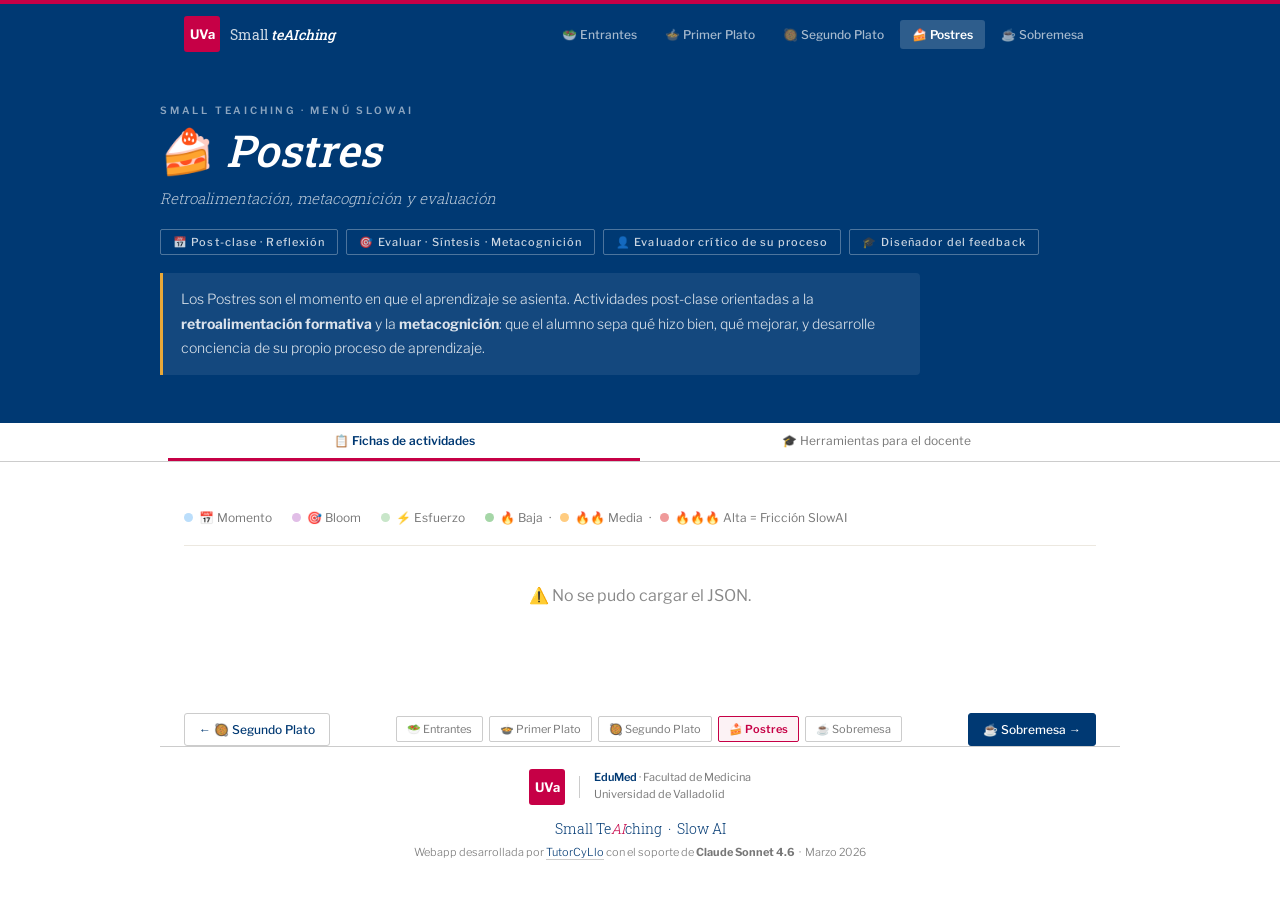
<file: postres/index.html>
<!DOCTYPE html>
<html lang="es">
<head>
  <meta charset="UTF-8">
  <meta name="viewport" content="width=device-width, initial-scale=1.0">
  <title>🍰 Postres · Small teAIching</title>
  <link href="https://fonts.googleapis.com/css2?family=Libre+Franklin:ital,wght@0,300;0,400;0,500;0,600;1,300;1,400&family=Roboto+Slab:wght@300;400;500&display=swap" rel="stylesheet"/>
  <style>
    *, *::before, *::after { box-sizing: border-box; margin: 0; padding: 0; }
    :root { --white: #FFFFFF; --gray-lt: #CCCCCC; --gray-mid: #777777; --gray-bg: #F5F5F5; --red: #c60046; --blue: #003973; --divider: #CCCCCC; --hover-bg: #EEF3FA; --gold: #e8a838; }
    html { scroll-behavior: smooth; }
    body { font-family: 'Libre Franklin', sans-serif; background: var(--white); color: var(--blue); min-height: 100vh; }
    .top-bar { width: 100%; height: 4px; background: var(--red); }
    .navbar { width: 100%; background: var(--blue); position: sticky; top: 0; z-index: 100; animation: fadeUp 0.5s ease both; }
    .navbar-inner { max-width: 960px; margin: 0 auto; padding: 12px 24px; display: flex; align-items: center; justify-content: space-between; gap: 16px; flex-wrap: wrap; }
    .nav-brand { display: flex; align-items: center; gap: 10px; text-decoration: none; }
    .uva-pill { background: var(--red); color: var(--white); font-family: 'Libre Franklin', sans-serif; font-size: 13px; font-weight: 700; width: 36px; height: 36px; border-radius: 3px; display: flex; align-items: center; justify-content: center; flex-shrink: 0; }
    .nav-title { font-family: 'Roboto Slab', serif; font-size: 14px; font-weight: 400; color: rgba(255,255,255,0.8); }
    .nav-title em { font-style: italic; color: var(--white); font-weight: 500; }
    .nav-menu { display: flex; gap: 4px; flex-wrap: wrap; }
    .nav-btn { background: none; border: none; color: rgba(255,255,255,0.65); padding: 7px 12px; border-radius: 3px; cursor: pointer; font-family: 'Libre Franklin', sans-serif; font-size: 12px; font-weight: 500; text-decoration: none; display: inline-block; transition: all 0.18s; white-space: nowrap; }
    .nav-btn:hover { color: var(--white); background: rgba(255,255,255,0.1); }
    .nav-btn.current { color: var(--white); background: rgba(255,255,255,0.18); font-weight: 600; }
    .hero { background: var(--blue); padding: 40px 24px 48px; animation: fadeUp 0.6s 0.07s ease both; }
    .hero-inner { max-width: 960px; margin: 0 auto; }
    .hero-eyebrow { font-size: 10px; font-weight: 600; letter-spacing: 0.28em; text-transform: uppercase; color: rgba(255,255,255,0.55); margin-bottom: 10px; }
    .hero-title { font-family: 'Roboto Slab', serif; font-size: clamp(28px, 5vw, 44px); font-weight: 300; color: var(--white); line-height: 1.1; margin-bottom: 12px; }
    .hero-title em { font-style: italic; font-weight: 500; }
    .hero-sub { font-family: 'Roboto Slab', serif; font-size: 15px; font-weight: 300; font-style: italic; color: rgba(255,255,255,0.72); line-height: 1.65; margin-bottom: 18px; max-width: 640px; }
    .hero-meta { display: flex; gap: 8px; flex-wrap: wrap; margin-bottom: 18px; }
    .hero-badge { display: inline-flex; align-items: center; gap: 6px; border: 1px solid rgba(255,255,255,0.3); border-radius: 2px; padding: 5px 12px; font-size: 11px; font-weight: 500; letter-spacing: 0.1em; color: rgba(255,255,255,0.8); }
    .hero-desc { background: rgba(255,255,255,0.08); border-left: 3px solid var(--gold); border-radius: 0 4px 4px 0; padding: 14px 18px; font-size: 14px; font-weight: 300; line-height: 1.75; color: rgba(255,255,255,0.85); max-width: 760px; }
    .section-tabs { background: var(--white); border-bottom: 1px solid var(--divider); position: sticky; top: 61px; z-index: 90; }
    .tabs-inner { max-width: 960px; margin: 0 auto; padding: 0 8px; display: flex; gap: 0; }
    .stab { background: none; border: none; padding: 10px 10px; cursor: pointer; font-family: 'Libre Franklin', sans-serif; font-size: 12px; font-weight: 400; color: var(--gray-mid); border-bottom: 3px solid transparent; white-space: normal; text-align: center; line-height: 1.25; flex: 1; transition: all 0.18s; }
    .stab:hover { color: var(--blue); background: var(--hover-bg); }
    .stab.active { color: var(--blue); border-bottom-color: var(--red); font-weight: 600; }
    .panel { display: none; max-width: 960px; margin: 0 auto; padding: 32px 24px 64px; animation: fadeUp 0.4s ease both; }
    .panel.visible { display: block; }
    .leyenda { display: flex; flex-wrap: wrap; gap: 8px 20px; padding: 16px 0 20px; border-bottom: 1px solid #ece8e0; margin-bottom: 20px; }
    .ley-item { font-size: 12px; color: var(--gray-mid); display: flex; align-items: center; gap: 6px; }
    .ley-dot { display: inline-block; width: 9px; height: 9px; border-radius: 50%; flex-shrink: 0; }
    .fichas-list { display: flex; flex-direction: column; gap: 14px; }
    .ficha { background: var(--white); border-radius: 10px; box-shadow: 0 1px 4px rgba(0,0,0,0.07); border: 1px solid #ece8e0; overflow: hidden; }
    .ficha-top { padding: 18px 20px 14px; cursor: pointer; display: flex; align-items: flex-start; gap: 14px; user-select: none; transition: background 0.15s; }
    .ficha-top:hover { background: #fdf9f4; }
    .ficha-id { background: var(--blue); color: var(--gold); border-radius: 6px; padding: 3px 9px; font-size: 12px; font-weight: 700; white-space: nowrap; flex-shrink: 0; margin-top: 3px; font-family: 'Roboto Slab', serif; }
    .ficha-info h2 { font-size: 16px; color: var(--blue); margin-bottom: 3px; font-weight: 500; }
    .ficha-info .fsub { color: var(--gray-mid); font-size: 13px; font-weight: 300; }
    .chevron { margin-left: auto; flex-shrink: 0; color: #bbb; font-style: normal; font-size: 18px; transition: transform 0.25s; padding-top: 2px; }
    .ficha.open .chevron { transform: rotate(180deg); }
    .badges { display: flex; flex-wrap: wrap; gap: 5px; padding: 0 20px 12px; }
    .badge { border-radius: 10px; padding: 3px 10px; font-size: 11px; font-weight: 500; border: 1px solid; }
    .b-momento { background: #e8f4fd; color: #1565c0; border-color: #bbdefb; }
    .b-bloom { background: #f3e5f5; color: #7b1fa2; border-color: #e1bee7; }
    .b-esf { background: #e8f5e9; color: #2e7d32; border-color: #c8e6c9; }
    .b-fric-baja { background: rgba(232,245,233,0.5); color: #2e7d32; border-color: rgba(46,125,50,0.3); }
    .b-fric-media { background: rgba(255,243,224,0.5); color: #e65100; border-color: rgba(230,81,0,0.3); }
    .b-fric-alta { background: rgba(255,235,238,0.5); color: #c62828; border-color: rgba(198,40,40,0.3); }
    .ficha-body { display: none; padding: 4px 20px 20px; border-top: 1px solid #f0ece0; }
    .ficha.open .ficha-body { display: block; }
    .fdesc { color: #444; line-height: 1.75; margin: 14px 0; font-size: 14px; }
    .sec-in { margin: 14px 0; }
    .sec-in h3 { font-size: 10px; text-transform: uppercase; letter-spacing: 0.1em; color: #999; margin-bottom: 8px; font-weight: 600; }
    ol.pasos { padding-left: 18px; color: #444; line-height: 1.85; font-size: 14px; }
    ol.pasos li { margin-bottom: 4px; }
    ul.lista { padding-left: 18px; color: #444; line-height: 1.85; font-size: 14px; }
    ul.lista li { margin-bottom: 4px; }
    .prompt-box { background: var(--blue); border-radius: 8px; overflow: hidden; margin: 6px 0; }
    .prompt-label { background: var(--gold); color: var(--blue); font-size: 10px; font-weight: 700; padding: 6px 14px; letter-spacing: 0.08em; text-transform: uppercase; }
    .prompt-txt { color: #d4d4d4; font-family: 'Courier New', monospace; font-size: 12px; padding: 14px; white-space: pre-wrap; line-height: 1.65; }
    .btn-copy { display: block; width: calc(100% - 28px); margin: 0 14px 12px; padding: 8px; background: rgba(232,168,56,0.12); color: var(--gold); border: 1px solid rgba(232,168,56,0.3); border-radius: 5px; cursor: pointer; font-size: 12px; transition: all 0.2s; font-family: 'Libre Franklin', sans-serif; }
    .btn-copy:hover { background: rgba(232,168,56,0.22); }
    .btn-copy.ok { background: rgba(76,175,80,0.12); color: #4caf50; border-color: rgba(76,175,80,0.3); }
    .evidencia { background: #f8f6f0; border-radius: 8px; padding: 11px 14px; margin: 10px 0; font-size: 13px; line-height: 1.65; color: #444; }
    .rm-grid { display: grid; grid-template-columns: 1fr 1fr; gap: 8px; margin-top: 10px; }
    .riesgo { background: #fff3e0; border-radius: 8px; padding: 11px; font-size: 12px; line-height: 1.6; color: #5d4037; }
    .mitig { background: #e8f5e9; border-radius: 8px; padding: 11px; font-size: 12px; line-height: 1.6; color: #1b5e20; }
    /* Herramientas docente */
    .hd-intro { font-size: 14px; color: #444; line-height: 1.75; margin-bottom: 20px; }
    .tabla-ev { width: 100%; border-collapse: collapse; margin: 14px 0; font-size: 13px; }
    .tabla-ev th { background: var(--blue); color: var(--gold); padding: 9px 12px; text-align: left; font-weight: 500; font-family: 'Roboto Slab', serif; }
    .tabla-ev td { padding: 9px 12px; border-bottom: 1px solid #f0ece0; color: #444; vertical-align: top; line-height: 1.55; }
    .tabla-ev tr:nth-child(even) td { background: var(--gray-bg); }
    .page-nav { max-width: 960px; margin: 0 auto; padding: 24px 24px 0; display: flex; justify-content: space-between; align-items: center; gap: 12px; flex-wrap: wrap; }
    .page-nav-btn { display: inline-flex; align-items: center; gap: 7px; font-size: 12px; font-weight: 500; color: var(--blue); border: 1px solid var(--divider); border-radius: 3px; padding: 8px 14px; text-decoration: none; transition: all 0.18s; background: var(--white); }
    .page-nav-btn:hover { background: var(--hover-bg); border-color: var(--blue); }
    .page-nav-btn.primary { background: var(--blue); color: var(--white); border-color: var(--blue); }
    .page-nav-btn.primary:hover { background: #002a5a; }
    .menu-chips { display: flex; gap: 6px; flex-wrap: wrap; }
    .menu-chip { font-size: 11px; padding: 5px 10px; border-radius: 2px; text-decoration: none; border: 1px solid var(--divider); color: var(--gray-mid); transition: all 0.18s; }
    .menu-chip:hover { border-color: var(--blue); color: var(--blue); }
    .menu-chip.here { border-color: var(--red); color: var(--red); font-weight: 600; background: rgba(198,0,70,0.05); }
    footer { width:100%; max-width:960px; padding:22px 24px 36px; text-align:center; border-top:1px solid #ccc; margin:0 auto; }
    .footer-logos { display:flex; align-items:center; justify-content:center; gap:14px; margin-bottom:14px; flex-wrap:wrap; }
    .footer-uva-pill { background:#c60046; color:#fff; font-family:'Libre Franklin',sans-serif; font-size:13px; font-weight:700; width:36px; height:36px; border-radius:3px; display:flex; align-items:center; justify-content:center; }
    .footer-vline { width:1px; height:22px; background:#ccc; }
    .footer-inst { display:flex; flex-direction:column; align-items:flex-start; gap:1px; }
    .footer-inst span { font-size:11px; color:#777; line-height:1.45; }
    .footer-inst strong { font-weight:600; color:#003973; }
    .footer-project { font-family:'Roboto Slab',serif; font-size:14px; font-weight:300; color:#003973; margin-bottom:6px; }
    .footer-project em { font-style:italic; color:#c60046; }
    .footer-credit { font-size:11px; color:#777; font-weight:300; line-height:1.6; }
    .footer-credit a { color:#003973; text-decoration:none; border-bottom:1px solid #ccc; }
    .footer-credit a:hover { border-color:#c60046; color:#c60046; }
    .footer-credit a { color:#003973; text-decoration:none; border-bottom:1px solid #ccc; }
    .footer-credit a:hover { border-color:#c60046; color:#c60046; }
    @keyframes fadeUp { from { opacity: 0; transform: translateY(12px); } to { opacity: 1; transform: translateY(0); } }
    @media (max-width: 600px) { .rm-grid { grid-template-columns: 1fr; } .hero { padding: 28px 16px 36px; } .panel { padding: 24px 16px 48px; } }
  </style>
</head>
<body>
<div class="top-bar"></div>
<nav class="navbar">
  <div class="navbar-inner">
    <a href="https://tutorcyllo.github.io/smallteaiching/" class="nav-brand">
      <div class="uva-pill">UVa</div>
      <span class="nav-title">Small <em>teAIching</em></span>
    </a>
    <div class="nav-menu">
      <a href="https://tutorcyllo.github.io/smallteaiching/entrantes" class="nav-btn">🥗 Entrantes</a>
      <a href="https://tutorcyllo.github.io/smallteaiching/primer_plato" class="nav-btn">🍲 Primer Plato</a>
      <a href="https://tutorcyllo.github.io/smallteaiching/segundo_plato" class="nav-btn">🥘 Segundo Plato</a>
      <a href="https://tutorcyllo.github.io/smallteaiching/postres" class="nav-btn current">🍰 Postres</a>
      <a href="https://tutorcyllo.github.io/smallteaiching/sobremesa" class="nav-btn">☕ Sobremesa</a>
    </div>
  </div>
</nav>

<div class="hero">
  <div class="hero-inner">
    <div class="hero-eyebrow">Small teAIching · Menú SlowAI</div>
    <h1 class="hero-title">🍰 <em>Postres</em></h1>
    <p class="hero-sub">Retroalimentación, metacognición y evaluación</p>
    <div class="hero-meta">
      <span class="hero-badge">📅 Post-clase · Reflexión</span>
      <span class="hero-badge">🎯 Evaluar · Síntesis · Metacognición</span>
      <span class="hero-badge">👤 Evaluador crítico de su proceso</span>
      <span class="hero-badge">🎓 Diseñador del feedback</span>
    </div>
    <div class="hero-desc">
      Los Postres son el momento en que el aprendizaje se asienta. Actividades post-clase orientadas a la <strong>retroalimentación formativa</strong> y la <strong>metacognición</strong>: que el alumno sepa qué hizo bien, qué mejorar, y desarrolle conciencia de su propio proceso de aprendizaje.
    </div>
  </div>
</div>

<div class="section-tabs">
  <div class="tabs-inner">
    <button class="stab active" onclick="showPanel('fichas',this)">📋 Fichas de actividades</button>
    <button class="stab" onclick="showPanel('herramientas',this)">🎓 Herramientas para el docente</button>
  </div>
</div>

<div class="panel visible" id="panel-fichas">
  <div class="leyenda">
    <span class="ley-item"><span class="ley-dot" style="background:#bbdefb"></span>📅 Momento</span>
    <span class="ley-item"><span class="ley-dot" style="background:#e1bee7"></span>🎯 Bloom</span>
    <span class="ley-item"><span class="ley-dot" style="background:#c8e6c9"></span>⚡ Esfuerzo</span>
    <span class="ley-item"><span class="ley-dot" style="background:#a5d6a7"></span>🔥 Baja &nbsp;·&nbsp; <span class="ley-dot" style="background:#ffcc80"></span>🔥🔥 Media &nbsp;·&nbsp; <span class="ley-dot" style="background:#ef9a9a"></span>🔥🔥🔥 Alta = Fricción SlowAI</span>
  </div>
  <div class="fichas-list" id="fichas-container"></div>
</div>

<div class="panel" id="panel-herramientas">
  <div id="herramientas-container"></div>
</div>

<div class="page-nav">
  <a href="https://tutorcyllo.github.io/smallteaiching/segundo_plato" class="page-nav-btn">← 🥘 Segundo Plato</a>
  <div class="menu-chips">
    <a href="https://tutorcyllo.github.io/smallteaiching/entrantes" class="menu-chip">🥗 Entrantes</a>
    <a href="https://tutorcyllo.github.io/smallteaiching/primer_plato" class="menu-chip">🍲 Primer Plato</a>
    <a href="https://tutorcyllo.github.io/smallteaiching/segundo_plato" class="menu-chip">🥘 Segundo Plato</a>
    <span class="menu-chip here">🍰 Postres</span>
    <a href="https://tutorcyllo.github.io/smallteaiching/sobremesa" class="menu-chip">☕ Sobremesa</a>
  </div>
  <a href="https://tutorcyllo.github.io/smallteaiching/sobremesa" class="page-nav-btn primary">☕ Sobremesa →</a>
</div>

<!-- ── FOOTER ── -->
<footer>
  <div class="footer-logos">
    <span class="footer-uva-pill">UVa</span>
    <div class="footer-vline"></div>
    <div class="footer-inst">
      <span><strong>EduMed</strong> · Facultad de Medicina</span>
      <span>Universidad de Valladolid</span>
    </div>
  </div>
  <p class="footer-project">Small Te<em>AI</em>ching &nbsp;·&nbsp; Slow AI</p>
  <p class="footer-credit">
    Webapp desarrollada por <a href="https://github.com/Tutorcyllo" target="_blank">TutorCyLlo</a>
    con el soporte de <strong>Claude Sonnet 4.6</strong> &nbsp;·&nbsp; Marzo 2026
  </p>
</footer>

<script>
const JSON_URL = 'https://raw.githubusercontent.com/Tutorcyllo/smallteaiching/main/data/postres.json';
function esc(s){ return s ? String(s).replace(/&/g,'&amp;').replace(/</g,'&lt;').replace(/>/g,'&gt;').replace(/"/g,'&quot;') : ''; }
function showPanel(id,btn){ document.querySelectorAll('.panel').forEach(p=>p.classList.remove('visible')); document.querySelectorAll('.stab').forEach(b=>b.classList.remove('active')); document.getElementById('panel-'+id).classList.add('visible'); btn.classList.add('active'); }
function friccionClass(f){ if(!f) return 'b-fric-baja'; if(f.includes('Alta')) return 'b-fric-alta'; if(f.includes('Media')) return 'b-fric-media'; return 'b-fric-baja'; }
function toggleFicha(el){ el.closest('.ficha').classList.toggle('open'); }
function copyPrompt(btn,text){ navigator.clipboard.writeText(text).then(()=>{ btn.textContent='✓ Prompt copiado'; btn.classList.add('ok'); setTimeout(()=>{btn.textContent='📋 Copiar prompt'; btn.classList.remove('ok');},2000); }); }

function renderFichas(fichas){
  document.getElementById('fichas-container').innerHTML = fichas.map(f=>`
    <div class="ficha">
      <div class="ficha-top" onclick="toggleFicha(this)">
        <span class="ficha-id">${esc(f.id)}</span>
        <div class="ficha-info"><h2>${esc(f.titulo)}</h2><p class="fsub">${esc(f.subtitulo||'')}</p></div>
        <em class="chevron">▾</em>
      </div>
      <div class="badges">
        <span class="badge b-momento">📅 ${esc(f.momento||'')}</span>
        <span class="badge b-bloom">🎯 ${esc(f.bloom||'')}</span>
        <span class="badge b-esf">⚡ ${esc(f.esfuerzo||'')}</span>
        <span class="badge ${friccionClass(f.friccion)}">${esc(f.friccion||'')}</span>
      </div>
      <div class="ficha-body">
        <p class="fdesc">${esc(f.descripcion||'')}</p>
        ${f.necesitas?`<div class="sec-in"><h3>Qué necesitas</h3><ul class="lista">${f.necesitas.map(n=>`<li>${esc(n)}</li>`).join('')}</ul></div>`:''}
        ${f.pasos?`<div class="sec-in"><h3>Pasos</h3><ol class="pasos">${f.pasos.map(p=>`<li>${esc(p)}</li>`).join('')}</ol></div>`:''}
        ${f.prompt?`<div class="sec-in"><h3>Prompt listo para usar</h3>
          <div class="prompt-box"><div class="prompt-label">✦ Prompt</div><div class="prompt-txt">${esc(f.prompt)}</div></div>
          <button class="btn-copy" onclick="copyPrompt(this,'${f.prompt.replace(/'/g,"\\'")}')">📋 Copiar prompt</button>
        </div>`:''}
        ${f.evidencia?`<div class="sec-in"><h3>Evidencia evaluable</h3><div class="evidencia">📎 ${esc(f.evidencia)}</div></div>`:''}
        ${f.riesgo_fastai||f.mitigacion_slowai?`<div class="sec-in"><h3>FastAI vs SlowAI</h3>
          <div class="rm-grid">
            <div class="riesgo">⚠️ <strong>Riesgo FastAI:</strong><br>${esc(f.riesgo_fastai||'')}</div>
            <div class="mitig">✅ <strong>Mitigación SlowAI:</strong><br>${esc(f.mitigacion_slowai||'')}</div>
          </div></div>`:''}
      </div>
    </div>`).join('');
}

function renderHerramientas(d){
  const hd = d&&(d.herramientas_docente||d.herramientas);
  if(!hd){ document.getElementById('herramientas-container').innerHTML='<p style="color:#888;padding:20px">No hay herramientas para el docente en el JSON.</p>'; return; }
  let html = `<h2 style="font-family:'Roboto Slab',serif;font-weight:400;font-size:20px;color:var(--blue);margin-bottom:8px">${esc(hd.titulo||'Herramientas para el docente')}</h2>
    <p class="hd-intro">${esc(hd.intro||hd.descripcion||'')}</p>`;
  if(hd.prompts){
    hd.prompts.forEach(p=>{
      html += `<div style="margin-bottom:24px">
        <h3 style="font-size:15px;color:var(--blue);margin-bottom:8px">${esc(p.titulo)}</h3>
        ${p.descripcion?`<p style="font-size:13px;color:#444;line-height:1.7;margin-bottom:10px">${esc(p.descripcion)}</p>`:''}
        <div class="prompt-box"><div class="prompt-label">✦ Prompt ${esc(p.id||'')}</div><div class="prompt-txt">${esc(p.prompt)}</div></div>
        <button class="btn-copy" onclick="copyPrompt(this,'${p.prompt.replace(/'/g,"\\'")}')">📋 Copiar prompt</button>
      </div>`;
    });
  }
  if(hd.tabla_evaluacion||hd.tabla){
    const tabla = hd.tabla_evaluacion||hd.tabla;
    html += `<h3 style="font-size:15px;color:var(--blue);margin:24px 0 12px">${esc(tabla.titulo||'Tabla de evaluación')}</h3>
      <table class="tabla-ev"><thead><tr>${Object.keys(tabla.columnas||{titulo:'Actividad',descripcion:'Descripción'}).map(k=>`<th>${esc(k)}</th>`).join('')}</tr></thead>
      <tbody>${(tabla.filas||[]).map(f=>`<tr>${Object.values(f).map(v=>`<td>${esc(v)}</td>`).join('')}</tr>`).join('')}</tbody></table>`;
  }
  document.getElementById('herramientas-container').innerHTML = html;
}

async function loadData(){
  try {
    const r = await fetch(JSON_URL);
    const d = await r.json();
    if(d.fichas) renderFichas(d.fichas);
    renderHerramientas(d);
  } catch(e){
    document.getElementById('fichas-container').innerHTML='<p style="color:#888;padding:20px;text-align:center">⚠️ No se pudo cargar el JSON.</p>';
    console.error(e);
  }
}
loadData();
</script>
</body>
</html>
</file>
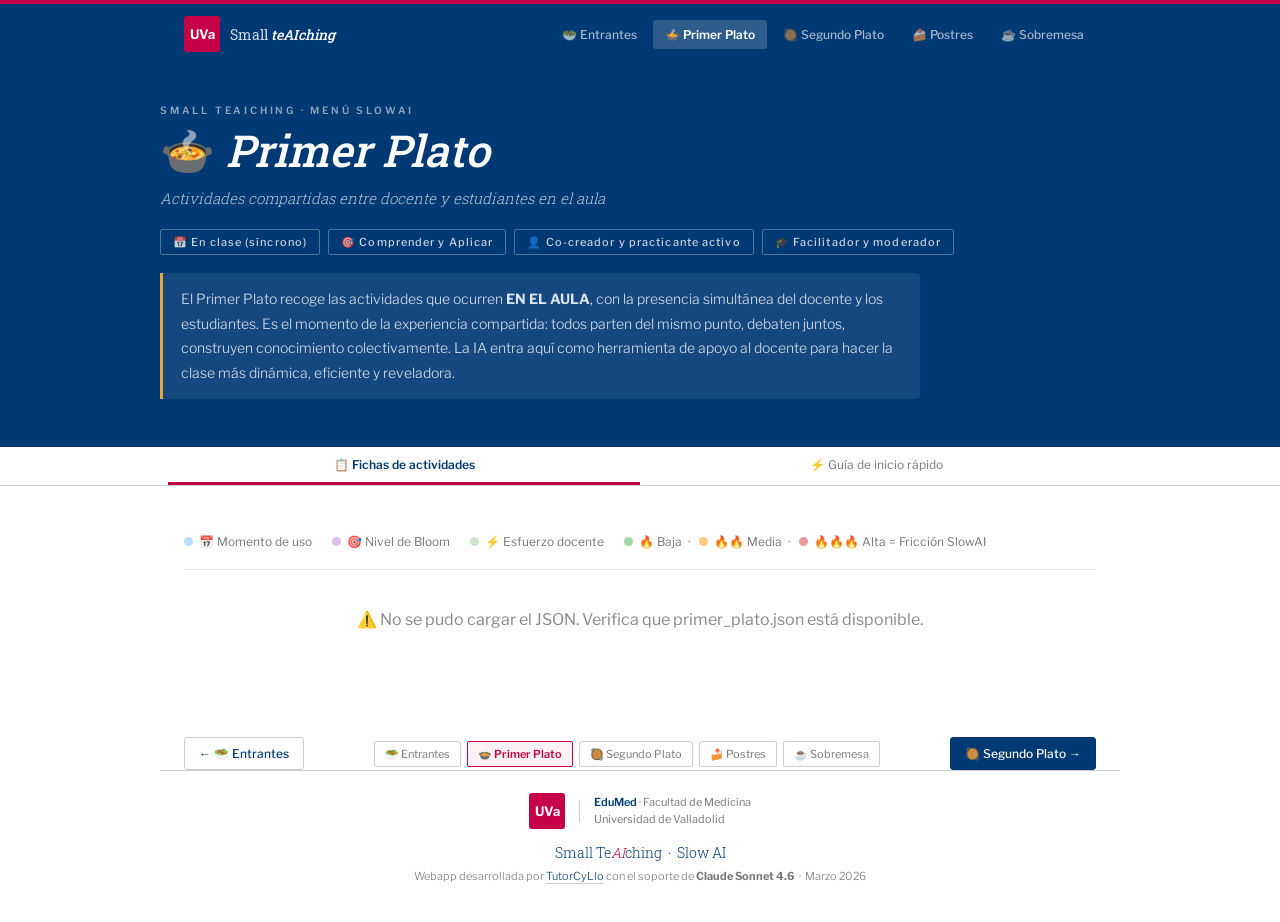
<file: primer_plato/index.html>
<!DOCTYPE html>
<html lang="es">
<head>
  <meta charset="UTF-8">
  <meta name="viewport" content="width=device-width, initial-scale=1.0">
  <title>🍲 Primer Plato · Small teAIching</title>
  <link href="https://fonts.googleapis.com/css2?family=Libre+Franklin:ital,wght@0,300;0,400;0,500;0,600;1,300;1,400&family=Roboto+Slab:wght@300;400;500&display=swap" rel="stylesheet"/>
  <style>
    *, *::before, *::after { box-sizing: border-box; margin: 0; padding: 0; }
    :root { --white: #FFFFFF; --gray-lt: #CCCCCC; --gray-mid: #777777; --gray-bg: #F5F5F5; --red: #c60046; --blue: #003973; --divider: #CCCCCC; --hover-bg: #EEF3FA; --gold: #e8a838; }
    html { scroll-behavior: smooth; }
    body { font-family: 'Libre Franklin', sans-serif; background: var(--white); color: var(--blue); min-height: 100vh; }
    .top-bar { width: 100%; height: 4px; background: var(--red); }
    .navbar { width: 100%; background: var(--blue); position: sticky; top: 0; z-index: 100; animation: fadeUp 0.5s ease both; }
    .navbar-inner { max-width: 960px; margin: 0 auto; padding: 12px 24px; display: flex; align-items: center; justify-content: space-between; gap: 16px; flex-wrap: wrap; }
    .nav-brand { display: flex; align-items: center; gap: 10px; text-decoration: none; }
    .uva-pill { background: var(--red); color: var(--white); font-family: 'Libre Franklin', sans-serif; font-size: 13px; font-weight: 700; width: 36px; height: 36px; border-radius: 3px; display: flex; align-items: center; justify-content: center; flex-shrink: 0; }
    .nav-title { font-family: 'Roboto Slab', serif; font-size: 14px; font-weight: 400; color: rgba(255,255,255,0.8); }
    .nav-title em { font-style: italic; color: var(--white); font-weight: 500; }
    .nav-menu { display: flex; gap: 4px; flex-wrap: wrap; }
    .nav-btn { background: none; border: none; color: rgba(255,255,255,0.65); padding: 7px 12px; border-radius: 3px; cursor: pointer; font-family: 'Libre Franklin', sans-serif; font-size: 12px; font-weight: 500; text-decoration: none; display: inline-block; transition: all 0.18s; white-space: nowrap; }
    .nav-btn:hover { color: var(--white); background: rgba(255,255,255,0.1); }
    .nav-btn.current { color: var(--white); background: rgba(255,255,255,0.18); font-weight: 600; }
    .hero { background: var(--blue); padding: 40px 24px 48px; animation: fadeUp 0.6s 0.07s ease both; }
    .hero-inner { max-width: 960px; margin: 0 auto; }
    .hero-eyebrow { font-size: 10px; font-weight: 600; letter-spacing: 0.28em; text-transform: uppercase; color: rgba(255,255,255,0.55); margin-bottom: 10px; }
    .hero-title { font-family: 'Roboto Slab', serif; font-size: clamp(28px, 5vw, 44px); font-weight: 300; color: var(--white); line-height: 1.1; margin-bottom: 12px; }
    .hero-title em { font-style: italic; font-weight: 500; }
    .hero-sub { font-family: 'Roboto Slab', serif; font-size: 15px; font-weight: 300; font-style: italic; color: rgba(255,255,255,0.72); line-height: 1.65; margin-bottom: 18px; max-width: 640px; }
    .hero-meta { display: flex; gap: 8px; flex-wrap: wrap; margin-bottom: 18px; }
    .hero-badge { display: inline-flex; align-items: center; gap: 6px; border: 1px solid rgba(255,255,255,0.3); border-radius: 2px; padding: 5px 12px; font-size: 11px; font-weight: 500; letter-spacing: 0.1em; color: rgba(255,255,255,0.8); }
    .hero-desc { background: rgba(255,255,255,0.08); border-left: 3px solid var(--gold); border-radius: 0 4px 4px 0; padding: 14px 18px; font-size: 14px; font-weight: 300; line-height: 1.75; color: rgba(255,255,255,0.85); max-width: 760px; }
    .section-tabs { background: var(--white); border-bottom: 1px solid var(--divider); position: sticky; top: 61px; z-index: 90; }
    .tabs-inner { max-width: 960px; margin: 0 auto; padding: 0 8px; display: flex; gap: 0; }
    .stab { background: none; border: none; padding: 10px 10px; cursor: pointer; font-family: 'Libre Franklin', sans-serif; font-size: 12px; font-weight: 400; color: var(--gray-mid); border-bottom: 3px solid transparent; white-space: normal; text-align: center; line-height: 1.25; flex: 1; transition: all 0.18s; }
    .stab:hover { color: var(--blue); background: var(--hover-bg); }
    .stab.active { color: var(--blue); border-bottom-color: var(--red); font-weight: 600; }
    .panel { display: none; max-width: 960px; margin: 0 auto; padding: 32px 24px 64px; animation: fadeUp 0.4s ease both; }
    .panel.visible { display: block; }
    .leyenda { display: flex; flex-wrap: wrap; gap: 8px 20px; padding: 16px 0 20px; border-bottom: 1px solid #ece8e0; margin-bottom: 20px; }
    .ley-item { font-size: 12px; color: var(--gray-mid); display: flex; align-items: center; gap: 6px; }
    .ley-dot { display: inline-block; width: 9px; height: 9px; border-radius: 50%; flex-shrink: 0; }
    .fichas-list { display: flex; flex-direction: column; gap: 14px; }
    .ficha { background: var(--white); border-radius: 10px; box-shadow: 0 1px 4px rgba(0,0,0,0.07); border: 1px solid #ece8e0; overflow: hidden; }
    .ficha-top { padding: 18px 20px 14px; cursor: pointer; display: flex; align-items: flex-start; gap: 14px; user-select: none; transition: background 0.15s; }
    .ficha-top:hover { background: #fdf9f4; }
    .ficha-id { background: var(--blue); color: var(--gold); border-radius: 6px; padding: 3px 9px; font-size: 12px; font-weight: 700; white-space: nowrap; flex-shrink: 0; margin-top: 3px; font-family: 'Roboto Slab', serif; }
    .ficha-info h2 { font-size: 16px; color: var(--blue); margin-bottom: 3px; font-weight: 500; }
    .ficha-info .fsub { color: var(--gray-mid); font-size: 13px; font-weight: 300; }
    .chevron { margin-left: auto; flex-shrink: 0; color: #bbb; font-style: normal; font-size: 18px; transition: transform 0.25s; padding-top: 2px; }
    .ficha.open .chevron { transform: rotate(180deg); }
    .badges { display: flex; flex-wrap: wrap; gap: 5px; padding: 0 20px 12px; }
    .badge { border-radius: 10px; padding: 3px 10px; font-size: 11px; font-weight: 500; border: 1px solid; }
    .b-momento { background: #e8f4fd; color: #1565c0; border-color: #bbdefb; }
    .b-bloom { background: #f3e5f5; color: #7b1fa2; border-color: #e1bee7; }
    .b-esf { background: #e8f5e9; color: #2e7d32; border-color: #c8e6c9; }
    .b-fric-baja { background: rgba(232,245,233,0.5); color: #2e7d32; border-color: rgba(46,125,50,0.3); }
    .b-fric-media { background: rgba(255,243,224,0.5); color: #e65100; border-color: rgba(230,81,0,0.3); }
    .b-fric-alta { background: rgba(255,235,238,0.5); color: #c62828; border-color: rgba(198,40,40,0.3); }
    .ficha-body { display: none; padding: 4px 20px 20px; border-top: 1px solid #f0ece0; }
    .ficha.open .ficha-body { display: block; }
    .fdesc { color: #444; line-height: 1.75; margin: 14px 0; font-size: 14px; }
    .sec-in { margin: 14px 0; }
    .sec-in h3 { font-size: 10px; text-transform: uppercase; letter-spacing: 0.1em; color: #999; margin-bottom: 8px; font-weight: 600; }
    ol.pasos { padding-left: 18px; color: #444; line-height: 1.85; font-size: 14px; }
    ol.pasos li { margin-bottom: 4px; }
    ul.lista { padding-left: 18px; color: #444; line-height: 1.85; font-size: 14px; }
    ul.lista li { margin-bottom: 4px; }
    .prompt-box { background: var(--blue); border-radius: 8px; overflow: hidden; margin: 6px 0; }
    .prompt-label { background: var(--gold); color: var(--blue); font-size: 10px; font-weight: 700; padding: 6px 14px; letter-spacing: 0.08em; text-transform: uppercase; }
    .prompt-txt { color: #d4d4d4; font-family: 'Courier New', monospace; font-size: 12px; padding: 14px; white-space: pre-wrap; line-height: 1.65; }
    .btn-copy { display: block; width: calc(100% - 28px); margin: 0 14px 12px; padding: 8px; background: rgba(232,168,56,0.12); color: var(--gold); border: 1px solid rgba(232,168,56,0.3); border-radius: 5px; cursor: pointer; font-size: 12px; transition: all 0.2s; font-family: 'Libre Franklin', sans-serif; }
    .btn-copy:hover { background: rgba(232,168,56,0.22); }
    .btn-copy.ok { background: rgba(76,175,80,0.12); color: #4caf50; border-color: rgba(76,175,80,0.3); }
    .evidencia { background: #f8f6f0; border-radius: 8px; padding: 11px 14px; margin: 10px 0; font-size: 13px; line-height: 1.65; color: #444; }
    .rm-grid { display: grid; grid-template-columns: 1fr 1fr; gap: 8px; margin-top: 10px; }
    .riesgo { background: #fff3e0; border-radius: 8px; padding: 11px; font-size: 12px; line-height: 1.6; color: #5d4037; }
    .mitig { background: #e8f5e9; border-radius: 8px; padding: 11px; font-size: 12px; line-height: 1.6; color: #1b5e20; }
    .cuando-box { background: var(--hover-bg); border-radius: 8px; padding: 12px 14px; margin: 10px 0; }
    .cuando-box ul { padding-left: 16px; color: #444; font-size: 13px; line-height: 1.75; }
    /* Guía de inicio rápido */
    .consejo-box { background: #fff8e1; border-left: 4px solid var(--gold); border-radius: 0 8px 8px 0; padding: 14px 18px; margin-bottom: 24px; }
    .consejo-tit { font-weight: 600; font-size: 14px; color: #5d4037; margin-bottom: 6px; }
    .consejo-txt { font-size: 13px; color: #5d4037; line-height: 1.75; }
    .guia-table { width: 100%; border-collapse: collapse; margin-top: 16px; font-size: .87em; }
    .guia-table th { background: var(--blue); color: var(--gold); padding: 9px 12px; text-align: left; font-weight: 600; }
    .guia-table td { padding: 10px 12px; border-bottom: 1px solid #f0ece0; color: #444; vertical-align: top; line-height: 1.6; }
    .guia-table tr:nth-child(even) td { background: #faf9f7; }
    .guia-table td strong { color: var(--blue); }
    .guia-table .disp { font-size: .85em; color: var(--gray-mid); }
    .guia-table .min { font-size: .85em; color: #444; }
    .page-nav { max-width: 960px; margin: 0 auto; padding: 24px 24px 0; display: flex; justify-content: space-between; align-items: center; gap: 12px; flex-wrap: wrap; }
    .page-nav-btn { display: inline-flex; align-items: center; gap: 7px; font-size: 12px; font-weight: 500; color: var(--blue); border: 1px solid var(--divider); border-radius: 3px; padding: 8px 14px; text-decoration: none; transition: all 0.18s; background: var(--white); }
    .page-nav-btn:hover { background: var(--hover-bg); border-color: var(--blue); }
    .page-nav-btn.primary { background: var(--blue); color: var(--white); border-color: var(--blue); }
    .page-nav-btn.primary:hover { background: #002a5a; }
    .menu-chips { display: flex; gap: 6px; flex-wrap: wrap; }
    .menu-chip { font-size: 11px; padding: 5px 10px; border-radius: 2px; text-decoration: none; border: 1px solid var(--divider); color: var(--gray-mid); transition: all 0.18s; }
    .menu-chip:hover { border-color: var(--blue); color: var(--blue); }
    .menu-chip.here { border-color: var(--red); color: var(--red); font-weight: 600; background: rgba(198,0,70,0.05); }
    footer { width:100%; max-width:960px; padding:22px 24px 36px; text-align:center; border-top:1px solid #ccc; margin:0 auto; }
    .footer-logos { display:flex; align-items:center; justify-content:center; gap:14px; margin-bottom:14px; flex-wrap:wrap; }
    .footer-uva-pill { background:#c60046; color:#fff; font-family:'Libre Franklin',sans-serif; font-size:13px; font-weight:700; width:36px; height:36px; border-radius:3px; display:flex; align-items:center; justify-content:center; }
    .footer-vline { width:1px; height:22px; background:#ccc; }
    .footer-inst { display:flex; flex-direction:column; align-items:flex-start; gap:1px; }
    .footer-inst span { font-size:11px; color:#777; line-height:1.45; }
    .footer-inst strong { font-weight:600; color:#003973; }
    .footer-project { font-family:'Roboto Slab',serif; font-size:14px; font-weight:300; color:#003973; margin-bottom:6px; }
    .footer-project em { font-style:italic; color:#c60046; }
    .footer-credit { font-size:11px; color:#777; font-weight:300; line-height:1.6; }
    .footer-credit a { color:#003973; text-decoration:none; border-bottom:1px solid #ccc; }
    .footer-credit a:hover { border-color:#c60046; color:#c60046; }
    .footer-credit a { color:#003973; text-decoration:none; border-bottom:1px solid #ccc; }
    .footer-credit a:hover { border-color:#c60046; color:#c60046; }
    @keyframes fadeUp { from { opacity: 0; transform: translateY(12px); } to { opacity: 1; transform: translateY(0); } }
    @media (max-width: 600px) { .rm-grid { grid-template-columns: 1fr; } .hero { padding: 28px 16px 36px; } .panel { padding: 24px 16px 48px; } .guia-table { font-size: .78em; } }
  </style>
</head>
<body>
<div class="top-bar"></div>
<nav class="navbar">
  <div class="navbar-inner">
    <a href="https://tutorcyllo.github.io/smallteaiching/" class="nav-brand">
      <div class="uva-pill">UVa</div>
      <span class="nav-title">Small <em>teAIching</em></span>
    </a>
    <div class="nav-menu">
      <a href="https://tutorcyllo.github.io/smallteaiching/entrantes" class="nav-btn">🥗 Entrantes</a>
      <a href="https://tutorcyllo.github.io/smallteaiching/primer_plato" class="nav-btn current">🍲 Primer Plato</a>
      <a href="https://tutorcyllo.github.io/smallteaiching/segundo_plato" class="nav-btn">🥘 Segundo Plato</a>
      <a href="https://tutorcyllo.github.io/smallteaiching/postres" class="nav-btn">🍰 Postres</a>
      <a href="https://tutorcyllo.github.io/smallteaiching/sobremesa" class="nav-btn">☕ Sobremesa</a>
    </div>
  </div>
</nav>

<div class="hero">
  <div class="hero-inner">
    <div class="hero-eyebrow">Small teAIching · Menú SlowAI</div>
    <h1 class="hero-title">🍲 <em>Primer Plato</em></h1>
    <p class="hero-sub">Actividades compartidas entre docente y estudiantes en el aula</p>
    <div class="hero-meta">
      <span class="hero-badge">📅 En clase (síncrono)</span>
      <span class="hero-badge">🎯 Comprender y Aplicar</span>
      <span class="hero-badge">👤 Co-creador y practicante activo</span>
      <span class="hero-badge">🎓 Facilitador y moderador</span>
    </div>
    <div class="hero-desc">
      El Primer Plato recoge las actividades que ocurren <strong>EN EL AULA</strong>, con la presencia simultánea del docente y los estudiantes. Es el momento de la experiencia compartida: todos parten del mismo punto, debaten juntos, construyen conocimiento colectivamente. La IA entra aquí como herramienta de apoyo al docente para hacer la clase más dinámica, eficiente y reveladora.
    </div>
  </div>
</div>

<div class="section-tabs">
  <div class="tabs-inner">
    <button class="stab active" onclick="showPanel('fichas',this)">📋 Fichas de actividades</button>
    <button class="stab" onclick="showPanel('guia',this)">⚡ Guía de inicio rápido</button>
  </div>
</div>

<div class="panel visible" id="panel-fichas">
  <div class="leyenda">
    <span class="ley-item"><span class="ley-dot" style="background:#bbdefb"></span>📅 Momento de uso</span>
    <span class="ley-item"><span class="ley-dot" style="background:#e1bee7"></span>🎯 Nivel de Bloom</span>
    <span class="ley-item"><span class="ley-dot" style="background:#c8e6c9"></span>⚡ Esfuerzo docente</span>
    <span class="ley-item"><span class="ley-dot" style="background:#a5d6a7"></span>🔥 Baja &nbsp;·&nbsp; <span class="ley-dot" style="background:#ffcc80"></span>🔥🔥 Media &nbsp;·&nbsp; <span class="ley-dot" style="background:#ef9a9a"></span>🔥🔥🔥 Alta = Fricción SlowAI</span>
  </div>
  <div class="fichas-list" id="fichas-container"></div>
</div>

<div class="panel" id="panel-guia">
  <div id="guia-container"></div>
</div>

<div class="page-nav">
  <a href="https://tutorcyllo.github.io/smallteaiching/entrantes" class="page-nav-btn">← 🥗 Entrantes</a>
  <div class="menu-chips">
    <a href="https://tutorcyllo.github.io/smallteaiching/entrantes" class="menu-chip">🥗 Entrantes</a>
    <span class="menu-chip here">🍲 Primer Plato</span>
    <a href="https://tutorcyllo.github.io/smallteaiching/segundo_plato" class="menu-chip">🥘 Segundo Plato</a>
    <a href="https://tutorcyllo.github.io/smallteaiching/postres" class="menu-chip">🍰 Postres</a>
    <a href="https://tutorcyllo.github.io/smallteaiching/sobremesa" class="menu-chip">☕ Sobremesa</a>
  </div>
  <a href="https://tutorcyllo.github.io/smallteaiching/segundo_plato" class="page-nav-btn primary">🥘 Segundo Plato →</a>
</div>

<!-- ── FOOTER ── -->
<footer>
  <div class="footer-logos">
    <span class="footer-uva-pill">UVa</span>
    <div class="footer-vline"></div>
    <div class="footer-inst">
      <span><strong>EduMed</strong> · Facultad de Medicina</span>
      <span>Universidad de Valladolid</span>
    </div>
  </div>
  <p class="footer-project">Small Te<em>AI</em>ching &nbsp;·&nbsp; Slow AI</p>
  <p class="footer-credit">
    Webapp desarrollada por <a href="https://github.com/Tutorcyllo" target="_blank">TutorCyLlo</a>
    con el soporte de <strong>Claude Sonnet 4.6</strong> &nbsp;·&nbsp; Marzo 2026
  </p>
</footer>

<script>
const JSON_URL = 'https://raw.githubusercontent.com/Tutorcyllo/smallteaiching/main/data/primer_plato.json';
function esc(s){ return s ? String(s).replace(/&/g,'&amp;').replace(/</g,'&lt;').replace(/>/g,'&gt;').replace(/"/g,'&quot;') : ''; }
function showPanel(id,btn){ document.querySelectorAll('.panel').forEach(p=>p.classList.remove('visible')); document.querySelectorAll('.stab').forEach(b=>b.classList.remove('active')); document.getElementById('panel-'+id).classList.add('visible'); btn.classList.add('active'); }
function friccionClass(f){ if(!f) return 'b-fric-baja'; if(f.includes('Alta')) return 'b-fric-alta'; if(f.includes('Media')) return 'b-fric-media'; return 'b-fric-baja'; }
function toggleFicha(el){ el.closest('.ficha').classList.toggle('open'); }

const _prompts = {};
function copyPrompt(id){
  const txt = _prompts[id]||'';
  navigator.clipboard.writeText(txt).then(()=>{
    const btn = document.getElementById('copybtn-'+id);
    btn.textContent='✓ Prompt copiado'; btn.classList.add('ok');
    setTimeout(()=>{ btn.textContent='📋 Copiar prompt'; btn.classList.remove('ok'); }, 2000);
  });
}

function renderFichas(fichas){
  document.getElementById('fichas-container').innerHTML = fichas.map(f => {
    const pid = 'p-' + f.id;
    _prompts[pid] = f.prompt || '';
    return `
    <div class="ficha">
      <div class="ficha-top" onclick="toggleFicha(this)">
        <span class="ficha-id">${esc(f.id)}</span>
        <div class="ficha-info"><h2>${esc(f.titulo)}</h2><p class="fsub">${esc(f.subtitulo||'')}</p></div>
        <em class="chevron">▾</em>
      </div>
      <div class="badges">
        <span class="badge b-momento">📅 ${esc(f.momento||'')}</span>
        <span class="badge b-bloom">🎯 ${esc(f.bloom||'')}</span>
        <span class="badge b-esf">⚡ ${esc(f.esfuerzo||'')}</span>
        <span class="badge ${friccionClass(f.friccion)}">${esc(f.friccion||'')}</span>
      </div>
      <div class="ficha-body">
        <p class="fdesc">${esc(f.descripcion||'')}</p>
        ${f.cuando_usarlo ? `<div class="sec-in"><h3>Cuándo usarlo</h3><div class="cuando-box"><ul>${f.cuando_usarlo.map(c=>`<li>${esc(c)}</li>`).join('')}</ul></div></div>` : ''}
        ${f.necesitas ? `<div class="sec-in"><h3>Qué necesitas</h3><ul class="lista">${f.necesitas.map(n=>`<li>${esc(n)}</li>`).join('')}</ul></div>` : ''}
        ${f.pasos ? `<div class="sec-in"><h3>Pasos</h3><ol class="pasos">${f.pasos.map(p=>`<li>${esc(p)}</li>`).join('')}</ol></div>` : ''}
        ${f.prompt ? `<div class="sec-in"><h3>Prompt listo para usar</h3>
          <div class="prompt-box"><div class="prompt-label">✦ Prompt</div><div class="prompt-txt">${esc(f.prompt)}</div></div>
          <button class="btn-copy" id="copybtn-${pid}" onclick="copyPrompt('${pid}')">📋 Copiar prompt</button>
        </div>` : ''}
        ${f.evidencia ? `<div class="sec-in"><h3>Evidencia evaluable</h3><div class="evidencia">📎 ${esc(f.evidencia)}</div></div>` : ''}
        ${f.riesgo_fastai||f.mitigacion_slowai ? `<div class="sec-in"><h3>FastAI vs SlowAI</h3>
          <div class="rm-grid">
            <div class="riesgo">⚠️ <strong>Riesgo FastAI:</strong><br>${esc(f.riesgo_fastai||'')}</div>
            <div class="mitig">✅ <strong>Mitigación SlowAI:</strong><br>${esc(f.mitigacion_slowai||'')}</div>
          </div></div>` : ''}
      </div>
    </div>`;
  }).join('');
}

function renderGuia(d) {
  const c = document.getElementById('guia-container');

  // Lee guia_inicio_rapido si existe, si no usa consideraciones directamente
  const src = d.guia_inicio_rapido || d.consideraciones;

  if (!src) {
    c.innerHTML = '<p style="color:#888;padding:20px">No hay guía de inicio rápido disponible en el JSON.</p>';
    return;
  }

  // Consejo inicial
  const consejo = src.consejo || null;
  const consejoTit = src.consejo_titulo || (consejo && consejo.titulo) || '';
  const consejoTxt = src.intro || (consejo && consejo.texto) || '';

  // Fichas / actividades
  const items = src.fichas || src.actividades || [];

  let html = `<h2 style="font-family:'Roboto Slab',serif;font-weight:400;font-size:20px;color:var(--blue);margin-bottom:16px">${esc(src.titulo || 'Guía de inicio rápido')}</h2>`;

  if (consejoTit || consejoTxt) {
    html += `<div class="consejo-box">
      ${consejoTit ? `<div class="consejo-tit">💡 ${esc(consejoTit)}</div>` : ''}
      ${consejoTxt ? `<div class="consejo-txt">${esc(consejoTxt).replace(/\n\n/g,'</div><div class="consejo-txt" style="margin-top:10px">')}</div>` : ''}
    </div>`;
  }

  if (items.length) {
    html += `<div style="overflow-x:auto;-webkit-overflow-scrolling:touch;margin:0 -4px;padding:0 4px">
    <table class="guia-table">
      <tr>
        <th>Actividad</th>
        <th>Tiempo</th>
        <th>Dispositivos</th>
        <th>Mínimo imprescindible</th>
      </tr>
      ${items.map(a => `
      <tr>
        <td><strong>${esc(a.id)}</strong> · ${esc(a.titulo || a.nombre || '')}</td>
        <td class="disp">${esc(a.tiempo || '')}</td>
        <td class="disp">${esc(a.dispositivos || '')}</td>
        <td class="min">${esc(a.minimo || a.descripcion || '')}</td>
      </tr>`).join('')}
    </table></div>`;
  }

  c.innerHTML = html;
}

async function loadData(){
  try {
    const r = await fetch(JSON_URL);
    const d = await r.json();
    if(d.fichas) renderFichas(d.fichas);
    renderGuia(d);
  } catch(e){
    document.getElementById('fichas-container').innerHTML='<p style="color:#888;padding:20px;text-align:center">⚠️ No se pudo cargar el JSON. Verifica que primer_plato.json está disponible.</p>';
    console.error(e);
  }
}
loadData();
</script>
</body>
</html>
</file>
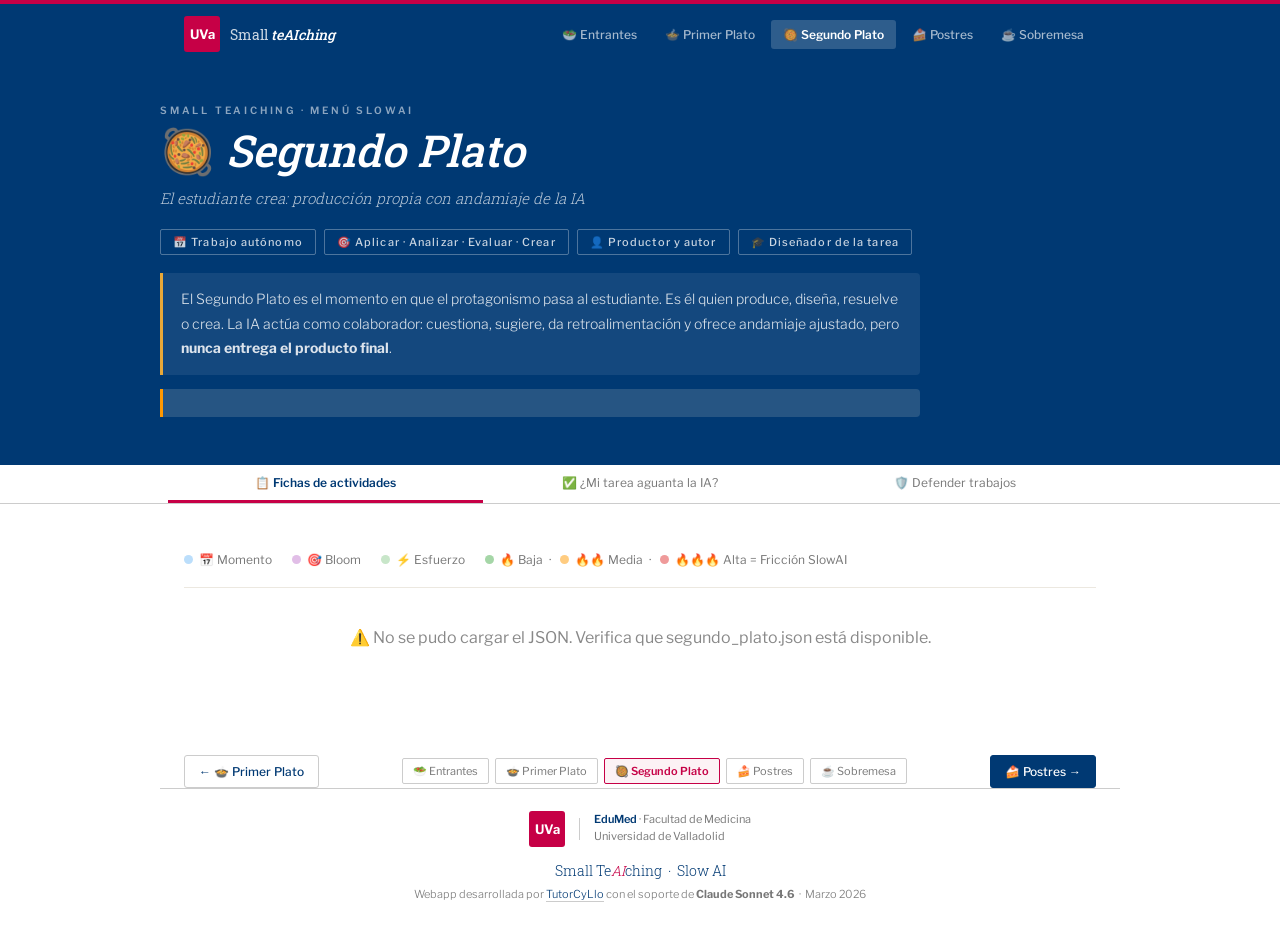
<file: segundo_plato/index.html>
<!DOCTYPE html>
<html lang="es">
<head>
  <meta charset="UTF-8">
  <meta name="viewport" content="width=device-width, initial-scale=1.0">
  <title>🥘 Segundo Plato · Small teAIching</title>
  <link href="https://fonts.googleapis.com/css2?family=Libre+Franklin:ital,wght@0,300;0,400;0,500;0,600;1,300;1,400&family=Roboto+Slab:wght@300;400;500&display=swap" rel="stylesheet"/>
  <style>
    *, *::before, *::after { box-sizing: border-box; margin: 0; padding: 0; }
    :root { --white: #FFFFFF; --gray-lt: #CCCCCC; --gray-mid: #777777; --gray-bg: #F5F5F5; --red: #c60046; --blue: #003973; --divider: #CCCCCC; --hover-bg: #EEF3FA; --gold: #e8a838; }
    html { scroll-behavior: smooth; }
    body { font-family: 'Libre Franklin', sans-serif; background: var(--white); color: var(--blue); min-height: 100vh; }
    .top-bar { width: 100%; height: 4px; background: var(--red); }
    .navbar { width: 100%; background: var(--blue); position: sticky; top: 0; z-index: 100; animation: fadeUp 0.5s ease both; }
    .navbar-inner { max-width: 960px; margin: 0 auto; padding: 12px 24px; display: flex; align-items: center; justify-content: space-between; gap: 16px; flex-wrap: wrap; }
    .nav-brand { display: flex; align-items: center; gap: 10px; text-decoration: none; }
    .uva-pill { background: var(--red); color: var(--white); font-family: 'Libre Franklin', sans-serif; font-size: 13px; font-weight: 700; width: 36px; height: 36px; border-radius: 3px; display: flex; align-items: center; justify-content: center; flex-shrink: 0; }
    .nav-title { font-family: 'Roboto Slab', serif; font-size: 14px; font-weight: 400; color: rgba(255,255,255,0.8); }
    .nav-title em { font-style: italic; color: var(--white); font-weight: 500; }
    .nav-menu { display: flex; gap: 4px; flex-wrap: wrap; }
    .nav-btn { background: none; border: none; color: rgba(255,255,255,0.65); padding: 7px 12px; border-radius: 3px; cursor: pointer; font-family: 'Libre Franklin', sans-serif; font-size: 12px; font-weight: 500; text-decoration: none; display: inline-block; transition: all 0.18s; white-space: nowrap; }
    .nav-btn:hover { color: var(--white); background: rgba(255,255,255,0.1); }
    .nav-btn.current { color: var(--white); background: rgba(255,255,255,0.18); font-weight: 600; }
    .hero { background: var(--blue); padding: 40px 24px 48px; animation: fadeUp 0.6s 0.07s ease both; }
    .hero-inner { max-width: 960px; margin: 0 auto; }
    .hero-eyebrow { font-size: 10px; font-weight: 600; letter-spacing: 0.28em; text-transform: uppercase; color: rgba(255,255,255,0.55); margin-bottom: 10px; }
    .hero-title { font-family: 'Roboto Slab', serif; font-size: clamp(28px, 5vw, 44px); font-weight: 300; color: var(--white); line-height: 1.1; margin-bottom: 12px; }
    .hero-title em { font-style: italic; font-weight: 500; }
    .hero-sub { font-family: 'Roboto Slab', serif; font-size: 15px; font-weight: 300; font-style: italic; color: rgba(255,255,255,0.72); line-height: 1.65; margin-bottom: 18px; max-width: 640px; }
    .hero-meta { display: flex; gap: 8px; flex-wrap: wrap; margin-bottom: 18px; }
    .hero-badge { display: inline-flex; align-items: center; gap: 6px; border: 1px solid rgba(255,255,255,0.3); border-radius: 2px; padding: 5px 12px; font-size: 11px; font-weight: 500; letter-spacing: 0.1em; color: rgba(255,255,255,0.8); }
    .hero-desc { background: rgba(255,255,255,0.08); border-left: 3px solid var(--gold); border-radius: 0 4px 4px 0; padding: 14px 18px; font-size: 14px; font-weight: 300; line-height: 1.75; color: rgba(255,255,255,0.85); max-width: 760px; margin-bottom: 14px; }
    .hero-key { background: rgba(255,243,224,0.15); border-left: 3px solid #ff9800; border-radius: 0 4px 4px 0; padding: 14px 18px; font-size: 13px; font-weight: 300; line-height: 1.75; color: rgba(255,255,255,0.85); max-width: 760px; }
    .hero-key strong { color: var(--gold); }
    .section-tabs { background: var(--white); border-bottom: 1px solid var(--divider); position: sticky; top: 61px; z-index: 90; }
    .tabs-inner { max-width: 960px; margin: 0 auto; padding: 0 8px; display: flex; gap: 0; }
    .stab { background: none; border: none; padding: 10px 10px; cursor: pointer; font-family: 'Libre Franklin', sans-serif; font-size: 12px; font-weight: 400; color: var(--gray-mid); border-bottom: 3px solid transparent; white-space: normal; text-align: center; line-height: 1.25; flex: 1; transition: all 0.18s; }
    .stab:hover { color: var(--blue); background: var(--hover-bg); }
    .stab.active { color: var(--blue); border-bottom-color: var(--red); font-weight: 600; }
    .panel { display: none; max-width: 960px; margin: 0 auto; padding: 32px 24px 64px; animation: fadeUp 0.4s ease both; }
    .panel.visible { display: block; }
    .leyenda { display: flex; flex-wrap: wrap; gap: 8px 20px; padding: 16px 0 20px; border-bottom: 1px solid #ece8e0; margin-bottom: 20px; }
    .ley-item { font-size: 12px; color: var(--gray-mid); display: flex; align-items: center; gap: 6px; }
    .ley-dot { display: inline-block; width: 9px; height: 9px; border-radius: 50%; flex-shrink: 0; }
    .fichas-list { display: flex; flex-direction: column; gap: 14px; }
    .ficha { background: var(--white); border-radius: 10px; box-shadow: 0 1px 4px rgba(0,0,0,0.07); border: 1px solid #ece8e0; overflow: hidden; }
    .ficha-top { padding: 18px 20px 14px; cursor: pointer; display: flex; align-items: flex-start; gap: 14px; user-select: none; transition: background 0.15s; }
    .ficha-top:hover { background: #fdf9f4; }
    .ficha-id { background: var(--blue); color: var(--gold); border-radius: 6px; padding: 3px 9px; font-size: 12px; font-weight: 700; white-space: nowrap; flex-shrink: 0; margin-top: 3px; font-family: 'Roboto Slab', serif; }
    .ficha-info h2 { font-size: 16px; color: var(--blue); margin-bottom: 3px; font-weight: 500; }
    .ficha-info .fsub { color: var(--gray-mid); font-size: 13px; font-weight: 300; }
    .chevron { margin-left: auto; flex-shrink: 0; color: #bbb; font-style: normal; font-size: 18px; transition: transform 0.25s; padding-top: 2px; }
    .ficha.open .chevron { transform: rotate(180deg); }
    .badges { display: flex; flex-wrap: wrap; gap: 5px; padding: 0 20px 12px; }
    .badge { border-radius: 10px; padding: 3px 10px; font-size: 11px; font-weight: 500; border: 1px solid; }
    .b-momento { background: #e8f4fd; color: #1565c0; border-color: #bbdefb; }
    .b-bloom { background: #f3e5f5; color: #7b1fa2; border-color: #e1bee7; }
    .b-esf { background: #e8f5e9; color: #2e7d32; border-color: #c8e6c9; }
    .b-fric-baja { background: rgba(232,245,233,0.5); color: #2e7d32; border-color: rgba(46,125,50,0.3); }
    .b-fric-media { background: rgba(255,243,224,0.5); color: #e65100; border-color: rgba(230,81,0,0.3); }
    .b-fric-alta { background: rgba(255,235,238,0.5); color: #c62828; border-color: rgba(198,40,40,0.3); }
    .ficha-body { display: none; padding: 4px 20px 20px; border-top: 1px solid #f0ece0; }
    .ficha.open .ficha-body { display: block; }
    .fdesc { color: #444; line-height: 1.75; margin: 14px 0; font-size: 14px; }
    .sec-in { margin: 14px 0; }
    .sec-in h3 { font-size: 10px; text-transform: uppercase; letter-spacing: 0.1em; color: #999; margin-bottom: 8px; font-weight: 600; }
    ol.pasos { padding-left: 18px; color: #444; line-height: 1.85; font-size: 14px; }
    ol.pasos li { margin-bottom: 4px; }
    ul.lista { padding-left: 18px; color: #444; line-height: 1.85; font-size: 14px; }
    ul.lista li { margin-bottom: 4px; }
    .prompt-box { background: var(--blue); border-radius: 8px; overflow: hidden; margin: 6px 0; }
    .prompt-label { background: var(--gold); color: var(--blue); font-size: 10px; font-weight: 700; padding: 6px 14px; letter-spacing: 0.08em; text-transform: uppercase; }
    .prompt-txt { color: #d4d4d4; font-family: 'Courier New', monospace; font-size: 12px; padding: 14px; white-space: pre-wrap; line-height: 1.65; }
    .btn-copy { display: block; width: calc(100% - 28px); margin: 0 14px 12px; padding: 8px; background: rgba(232,168,56,0.12); color: var(--gold); border: 1px solid rgba(232,168,56,0.3); border-radius: 5px; cursor: pointer; font-size: 12px; transition: all 0.2s; font-family: 'Libre Franklin', sans-serif; }
    .btn-copy:hover { background: rgba(232,168,56,0.22); }
    .btn-copy.ok { background: rgba(76,175,80,0.12); color: #4caf50; border-color: rgba(76,175,80,0.3); }
    .evidencia { background: #f8f6f0; border-radius: 8px; padding: 11px 14px; margin: 10px 0; font-size: 13px; line-height: 1.65; color: #444; }
    .rm-grid { display: grid; grid-template-columns: 1fr 1fr; gap: 8px; margin-top: 10px; }
    .riesgo { background: #fff3e0; border-radius: 8px; padding: 11px; font-size: 12px; line-height: 1.6; color: #5d4037; }
    .mitig { background: #e8f5e9; border-radius: 8px; padding: 11px; font-size: 12px; line-height: 1.6; color: #1b5e20; }
    /* Checklist panel */
    .checklist-intro { font-size: 14px; color: #444; line-height: 1.75; margin-bottom: 20px; }
    .test30 { background: #fff3e0; border-left: 4px solid #ff9800; border-radius: 0 8px 8px 0; padding: 14px 18px; margin-bottom: 20px; }
    .test30 h3 { font-size: 14px; color: #e65100; margin-bottom: 6px; font-weight: 600; }
    .test30 p { font-size: 13px; color: #5d4037; line-height: 1.7; }
    .check-list { display: flex; flex-direction: column; gap: 8px; margin-bottom: 16px; }
    .check-item { display: flex; align-items: flex-start; gap: 10px; background: var(--white); border: 1px solid #ece8e0; border-radius: 7px; padding: 12px 14px; cursor: pointer; transition: background 0.15s; }
    .check-item:hover { background: #fdf9f4; }
    .check-item input { margin-top: 2px; flex-shrink: 0; accent-color: var(--gold); width: 16px; height: 16px; cursor: pointer; }
    .check-item label { font-size: 13px; color: #444; line-height: 1.6; cursor: pointer; }
    .check-nota { font-size: 12px; color: var(--gray-mid); background: var(--gray-bg); border-radius: 6px; padding: 10px 14px; font-style: italic; }
    .estrategias-grid { display: grid; grid-template-columns: repeat(auto-fit, minmax(260px, 1fr)); gap: 10px; margin: 16px 0; }
    .estrategia-card { background: var(--white); border: 1px solid #ece8e0; border-radius: 8px; padding: 14px 16px; border-left: 4px solid #7b1fa2; }
    .est-num { font-size: 10px; font-weight: 700; letter-spacing: 0.1em; text-transform: uppercase; color: #7b1fa2; margin-bottom: 4px; }
    .est-tit { font-weight: 600; font-size: 14px; color: var(--blue); margin-bottom: 6px; }
    .est-desc { font-size: 12px; color: var(--gray-mid); line-height: 1.6; }
    /* Defender trabajos */
    .principio-box { background: var(--blue); color: var(--gold); border-radius: 10px; padding: 16px 20px; font-style: italic; line-height: 1.7; margin-bottom: 24px; font-size: 14px; }
    .section-h2 { font-family: 'Roboto Slab', serif; font-weight: 400; font-size: 18px; color: var(--blue); margin: 28px 0 6px; }
    .section-intro { font-size: 14px; color: #444; line-height: 1.75; margin-bottom: 16px; }
    .tabla-evidencias { width: 100%; border-collapse: collapse; margin: 14px 0; font-size: .87em; }
    .tabla-evidencias th { background: var(--blue); color: var(--gold); padding: 9px 12px; text-align: left; font-weight: 600; }
    .tabla-evidencias td { padding: 10px 12px; border-bottom: 1px solid #f0ece0; color: #444; vertical-align: top; line-height: 1.6; }
    .tabla-evidencias tr:nth-child(even) td { background: #faf9f7; }
    .tabla-evidencias td strong { color: var(--blue); }
    .tabla-evidencias .como { font-size: .82em; color: #555; }
    .defensa-grid { display: grid; grid-template-columns: repeat(auto-fit, minmax(260px, 1fr)); gap: 10px; margin: 16px 0; }
    .defensa-card { background: var(--white); border: 1px solid #ece8e0; border-radius: 8px; padding: 14px 16px; border-left: 4px solid #7b1fa2; }
    .def-tit { font-weight: 600; font-size: 13px; color: #7b1fa2; margin-bottom: 6px; }
    .def-desc { font-size: 12px; color: #555; line-height: 1.6; }
    .combo-table { width: 100%; border-collapse: collapse; margin: 14px 0; font-size: .85em; }
    .combo-table th { background: #f3e5f5; color: #7b1fa2; padding: 9px 12px; text-align: left; font-weight: 600; }
    .combo-table td { padding: 9px 12px; border-bottom: 1px solid #f0ece0; color: #444; vertical-align: top; line-height: 1.6; font-size: .85em; }
    .combo-table tr:nth-child(even) td { background: #fdf9f7; }
    .combo-table .opcional { color: var(--gray-mid); font-style: italic; }
    .page-nav { max-width: 960px; margin: 0 auto; padding: 24px 24px 0; display: flex; justify-content: space-between; align-items: center; gap: 12px; flex-wrap: wrap; }
    .page-nav-btn { display: inline-flex; align-items: center; gap: 7px; font-size: 12px; font-weight: 500; color: var(--blue); border: 1px solid var(--divider); border-radius: 3px; padding: 8px 14px; text-decoration: none; transition: all 0.18s; background: var(--white); }
    .page-nav-btn:hover { background: var(--hover-bg); border-color: var(--blue); }
    .page-nav-btn.primary { background: var(--blue); color: var(--white); border-color: var(--blue); }
    .page-nav-btn.primary:hover { background: #002a5a; }
    .menu-chips { display: flex; gap: 6px; flex-wrap: wrap; }
    .menu-chip { font-size: 11px; padding: 5px 10px; border-radius: 2px; text-decoration: none; border: 1px solid var(--divider); color: var(--gray-mid); transition: all 0.18s; }
    .menu-chip:hover { border-color: var(--blue); color: var(--blue); }
    .menu-chip.here { border-color: var(--red); color: var(--red); font-weight: 600; background: rgba(198,0,70,0.05); }
    footer { width:100%; max-width:960px; padding:22px 24px 36px; text-align:center; border-top:1px solid #ccc; margin:0 auto; }
    .footer-logos { display:flex; align-items:center; justify-content:center; gap:14px; margin-bottom:14px; flex-wrap:wrap; }
    .footer-uva-pill { background:#c60046; color:#fff; font-family:'Libre Franklin',sans-serif; font-size:13px; font-weight:700; width:36px; height:36px; border-radius:3px; display:flex; align-items:center; justify-content:center; }
    .footer-vline { width:1px; height:22px; background:#ccc; }
    .footer-inst { display:flex; flex-direction:column; align-items:flex-start; gap:1px; }
    .footer-inst span { font-size:11px; color:#777; line-height:1.45; }
    .footer-inst strong { font-weight:600; color:#003973; }
    .footer-project { font-family:'Roboto Slab',serif; font-size:14px; font-weight:300; color:#003973; margin-bottom:6px; }
    .footer-project em { font-style:italic; color:#c60046; }
    .footer-credit { font-size:11px; color:#777; font-weight:300; line-height:1.6; }
    .footer-credit a { color:#003973; text-decoration:none; border-bottom:1px solid #ccc; }
    .footer-credit a:hover { border-color:#c60046; color:#c60046; }
    .footer-credit a { color:#003973; text-decoration:none; border-bottom:1px solid #ccc; }
    .footer-credit a:hover { border-color:#c60046; color:#c60046; }
    @keyframes fadeUp { from { opacity: 0; transform: translateY(12px); } to { opacity: 1; transform: translateY(0); } }
    @media (max-width: 600px) { .rm-grid { grid-template-columns: 1fr; } .hero { padding: 28px 16px 36px; } .panel { padding: 24px 16px 48px; } .tabla-evidencias, .combo-table { font-size: .78em; } }
  </style>
</head>
<body>
<div class="top-bar"></div>
<nav class="navbar">
  <div class="navbar-inner">
    <a href="https://tutorcyllo.github.io/smallteaiching/" class="nav-brand">
      <div class="uva-pill">UVa</div>
      <span class="nav-title">Small <em>teAIching</em></span>
    </a>
    <div class="nav-menu">
      <a href="https://tutorcyllo.github.io/smallteaiching/entrantes" class="nav-btn">🥗 Entrantes</a>
      <a href="https://tutorcyllo.github.io/smallteaiching/primer_plato" class="nav-btn">🍲 Primer Plato</a>
      <a href="https://tutorcyllo.github.io/smallteaiching/segundo_plato" class="nav-btn current">🥘 Segundo Plato</a>
      <a href="https://tutorcyllo.github.io/smallteaiching/postres" class="nav-btn">🍰 Postres</a>
      <a href="https://tutorcyllo.github.io/smallteaiching/sobremesa" class="nav-btn">☕ Sobremesa</a>
    </div>
  </div>
</nav>

<div class="hero">
  <div class="hero-inner">
    <div class="hero-eyebrow">Small teAIching · Menú SlowAI</div>
    <h1 class="hero-title">🥘 <em>Segundo Plato</em></h1>
    <p class="hero-sub">El estudiante crea: producción propia con andamiaje de la IA</p>
    <div class="hero-meta">
      <span class="hero-badge">📅 Trabajo autónomo</span>
      <span class="hero-badge">🎯 Aplicar · Analizar · Evaluar · Crear</span>
      <span class="hero-badge">👤 Productor y autor</span>
      <span class="hero-badge">🎓 Diseñador de la tarea</span>
    </div>
    <div class="hero-desc">
      El Segundo Plato es el momento en que el protagonismo pasa al estudiante. Es él quien produce, diseña, resuelve o crea. La IA actúa como colaborador: cuestiona, sugiere, da retroalimentación y ofrece andamiaje ajustado, pero <strong>nunca entrega el producto final</strong>.
    </div>
    <div class="hero-key" id="hero-key-box"></div>
  </div>
</div>

<div class="section-tabs">
  <div class="tabs-inner">
    <button class="stab active" onclick="showPanel('fichas',this)">📋 Fichas de actividades</button>
    <button class="stab" onclick="showPanel('checklist',this)">✅ ¿Mi tarea aguanta la IA?</button>
    <button class="stab" onclick="showPanel('defensa',this)">🛡️ Defender trabajos</button>
  </div>
</div>

<div class="panel visible" id="panel-fichas">
  <div class="leyenda">
    <span class="ley-item"><span class="ley-dot" style="background:#bbdefb"></span>📅 Momento</span>
    <span class="ley-item"><span class="ley-dot" style="background:#e1bee7"></span>🎯 Bloom</span>
    <span class="ley-item"><span class="ley-dot" style="background:#c8e6c9"></span>⚡ Esfuerzo</span>
    <span class="ley-item"><span class="ley-dot" style="background:#a5d6a7"></span>🔥 Baja &nbsp;·&nbsp; <span class="ley-dot" style="background:#ffcc80"></span>🔥🔥 Media &nbsp;·&nbsp; <span class="ley-dot" style="background:#ef9a9a"></span>🔥🔥🔥 Alta = Fricción SlowAI</span>
  </div>
  <div class="fichas-list" id="fichas-container"></div>
</div>

<div class="panel" id="panel-checklist">
  <div id="checklist-container"></div>
</div>

<div class="panel" id="panel-defensa">
  <div id="defensa-container"></div>
</div>

<div class="page-nav">
  <a href="https://tutorcyllo.github.io/smallteaiching/primer_plato" class="page-nav-btn">← 🍲 Primer Plato</a>
  <div class="menu-chips">
    <a href="https://tutorcyllo.github.io/smallteaiching/entrantes" class="menu-chip">🥗 Entrantes</a>
    <a href="https://tutorcyllo.github.io/smallteaiching/primer_plato" class="menu-chip">🍲 Primer Plato</a>
    <span class="menu-chip here">🥘 Segundo Plato</span>
    <a href="https://tutorcyllo.github.io/smallteaiching/postres" class="menu-chip">🍰 Postres</a>
    <a href="https://tutorcyllo.github.io/smallteaiching/sobremesa" class="menu-chip">☕ Sobremesa</a>
  </div>
  <a href="https://tutorcyllo.github.io/smallteaiching/postres" class="page-nav-btn primary">🍰 Postres →</a>
</div>

<!-- ── FOOTER ── -->
<footer>
  <div class="footer-logos">
    <span class="footer-uva-pill">UVa</span>
    <div class="footer-vline"></div>
    <div class="footer-inst">
      <span><strong>EduMed</strong> · Facultad de Medicina</span>
      <span>Universidad de Valladolid</span>
    </div>
  </div>
  <p class="footer-project">Small Te<em>AI</em>ching &nbsp;·&nbsp; Slow AI</p>
  <p class="footer-credit">
    Webapp desarrollada por <a href="https://github.com/Tutorcyllo" target="_blank">TutorCyLlo</a>
    con el soporte de <strong>Claude Sonnet 4.6</strong> &nbsp;·&nbsp; Marzo 2026
  </p>
</footer>

<script>
const JSON_URL = 'https://raw.githubusercontent.com/Tutorcyllo/smallteaiching/main/data/segundo_plato.json';
function esc(s){ return s ? String(s).replace(/&/g,'&amp;').replace(/</g,'&lt;').replace(/>/g,'&gt;').replace(/"/g,'&quot;') : ''; }
function showPanel(id,btn){ document.querySelectorAll('.panel').forEach(p=>p.classList.remove('visible')); document.querySelectorAll('.stab').forEach(b=>b.classList.remove('active')); document.getElementById('panel-'+id).classList.add('visible'); btn.classList.add('active'); }
function friccionClass(f){ if(!f) return 'b-fric-baja'; if(f.includes('Alta')) return 'b-fric-alta'; if(f.includes('Media')) return 'b-fric-media'; return 'b-fric-baja'; }
function toggleFicha(el){ el.closest('.ficha').classList.toggle('open'); }

const _prompts = {};
function copyPrompt(id){
  const txt = _prompts[id]||'';
  navigator.clipboard.writeText(txt).then(()=>{
    const btn = document.getElementById('copybtn-'+id);
    btn.textContent='✓ Prompt copiado'; btn.classList.add('ok');
    setTimeout(()=>{btn.textContent='📋 Copiar prompt'; btn.classList.remove('ok');},2000);
  });
}

function renderFichas(fichas){
  document.getElementById('fichas-container').innerHTML = fichas.map(f=>{
    const pid = 'p-'+f.id;
    _prompts[pid] = f.prompt||'';
    return `
    <div class="ficha">
      <div class="ficha-top" onclick="toggleFicha(this)">
        <span class="ficha-id">${esc(f.id)}</span>
        <div class="ficha-info"><h2>${esc(f.titulo)}</h2><p class="fsub">${esc(f.subtitulo||'')}</p></div>
        <em class="chevron">▾</em>
      </div>
      <div class="badges">
        <span class="badge b-momento">📅 ${esc(f.momento||'')}</span>
        <span class="badge b-bloom">🎯 ${esc(f.bloom||'')}</span>
        <span class="badge b-esf">⚡ ${esc(f.esfuerzo||'')}</span>
        <span class="badge ${friccionClass(f.friccion)}">${esc(f.friccion||'')}</span>
      </div>
      <div class="ficha-body">
        <p class="fdesc">${esc(f.descripcion||'')}</p>
        ${f.necesitas?`<div class="sec-in"><h3>Qué necesitas</h3><ul class="lista">${f.necesitas.map(n=>`<li>${esc(n)}</li>`).join('')}</ul></div>`:''}
        ${f.pasos?`<div class="sec-in"><h3>Pasos</h3><ol class="pasos">${f.pasos.map(p=>`<li>${esc(p)}</li>`).join('')}</ol></div>`:''}
        ${f.variantes?`<div class="sec-in"><h3>Variantes</h3><ul class="lista">${f.variantes.map(v=>`<li>${esc(v)}</li>`).join('')}</ul></div>`:''}
        ${f.prompt?`<div class="sec-in"><h3>Prompt listo para usar</h3>
          <div class="prompt-box"><div class="prompt-label">✦ Prompt</div><div class="prompt-txt">${esc(f.prompt)}</div></div>
          <button class="btn-copy" id="copybtn-${pid}" onclick="copyPrompt('${pid}')">📋 Copiar prompt</button>
        </div>`:''}
        ${f.evidencia?`<div class="sec-in"><h3>Evidencia evaluable</h3><div class="evidencia">📎 ${esc(f.evidencia)}</div></div>`:''}
        ${f.riesgo_fastai||f.mitigacion_slowai?`<div class="sec-in"><h3>FastAI vs SlowAI</h3>
          <div class="rm-grid">
            <div class="riesgo">⚠️ <strong>Riesgo FastAI:</strong><br>${esc(f.riesgo_fastai||'')}</div>
            <div class="mitig">✅ <strong>Mitigación SlowAI:</strong><br>${esc(f.mitigacion_slowai||'')}</div>
          </div></div>`:''}
      </div>
    </div>`;
  }).join('');
}

function renderChecklist(d){
  if(!d||!d.checklist_tarea){ document.getElementById('checklist-container').innerHTML='<p style="color:#888;padding:20px">No hay checklist disponible en el JSON.</p>'; return; }
  const cl = d.checklist_tarea;
  let html = `<h2 style="font-family:'Roboto Slab',serif;font-weight:400;font-size:20px;color:var(--blue);margin-bottom:8px">${esc(cl.titulo)}</h2>
    <p class="checklist-intro">${esc(cl.intro||'')}</p>`;
  if(cl.test_30_segundos){
    html += `<div class="test30"><h3>⏱️ ${esc(cl.test_30_segundos.titulo)}</h3><p>${esc(cl.test_30_segundos.texto)}</p></div>`;
  }
  html += `<h3 style="font-size:15px;color:var(--blue);margin-bottom:12px">Lista de verificación</h3>
    <div class="check-list">${(cl.checklist||[]).map((item,i)=>`
    <div class="check-item">
      <input type="checkbox" id="chk${i}" onchange="this.closest('.check-item').style.opacity=this.checked?'0.5':'1'">
      <label for="chk${i}">${esc(item)}</label>
    </div>`).join('')}</div>
    ${cl.nota_checklist?`<div class="check-nota">💡 ${esc(cl.nota_checklist)}</div>`:''}`;
  if(cl.estrategias&&cl.estrategias.length){
    html += `<h3 style="font-size:15px;color:var(--blue);margin:24px 0 12px">Estrategias para tareas a prueba de IA</h3>
    <div class="estrategias-grid">${cl.estrategias.map(e=>`
      <div class="estrategia-card">
        <div class="est-num">Estrategia ${esc(String(e.num||''))}</div>
        <div class="est-tit">${esc(e.titulo||e.nombre||'')}</div>
        <div class="est-desc">${esc(e.descripcion||e.texto||'')}</div>
      </div>`).join('')}</div>`;
  }
  document.getElementById('checklist-container').innerHTML = html;
}

function renderDefensa(d){
  const dt = d && d.defender_trabajos;
  if(!dt){ document.getElementById('defensa-container').innerHTML='<p style="color:#888;padding:20px">No hay información de defensa de trabajos en el JSON.</p>'; return; }

  // Principio central
  let html = '';
  if(dt.principio){
    html += `<div class="principio-box">💡 ${esc(dt.principio)}</div>`;
  }

  // Intro
  html += `<h2 class="section-h2">📋 Evidencias de proceso: qué pedir además del resultado</h2>
    <p class="section-intro">${esc(dt.intro||'')}</p>`;

  // Tabla de evidencias de proceso
  if(dt.evidencias_proceso && dt.evidencias_proceso.length){
    html += `<table class="tabla-evidencias">
      <tr><th>Evidencia</th><th>Cómo pedirlo</th></tr>
      ${dt.evidencias_proceso.map(e=>`
      <tr>
        <td><strong>${esc((e.icono||'')+' '+e.tipo)}</strong><br>
          <span style="color:#888;font-size:.88em;line-height:1.55;display:block;margin-top:3px">${esc(e.descripcion)}</span></td>
        <td class="como">${esc(e.como_pedirlo)}</td>
      </tr>`).join('')}
    </table>`;
  }

  // Modalidades de defensa oral
  if(dt.modalidades_defensa && dt.modalidades_defensa.length){
    html += `<h2 class="section-h2">🗣️ Modalidades de defensa oral</h2>
      <p class="section-intro">Formas de verificar que el estudiante es el autor intelectual de su trabajo. Las preguntas de la defensa no tienen que estar en el trabajo: obligan a aplicar el conocimiento, no a recitarlo.</p>
      <div class="defensa-grid">${dt.modalidades_defensa.map(m=>`
        <div class="defensa-card">
          <div class="def-tit">${esc(m.modalidad)}</div>
          <div class="def-desc">${esc(m.descripcion)}</div>
        </div>`).join('')}</div>`;
  }

  // Combinaciones recomendadas
  if(dt.combinaciones_recomendadas && dt.combinaciones_recomendadas.length){
    html += `<h2 class="section-h2">⚡ Combinaciones recomendadas por tipo de trabajo</h2>
      <p class="section-intro">No hace falta pedirlo todo. Con 2 o 3 evidencias bien elegidas la evaluación ya es robusta.</p>
      <table class="combo-table">
        <tr><th>Tipo de trabajo</th><th>Pide al menos…</th><th>Opcional (muy recomendable)</th></tr>
        ${dt.combinaciones_recomendadas.map(c=>`
        <tr>
          <td><strong>${esc(c.tipo_trabajo)}</strong></td>
          <td>${esc(c.minimo)}</td>
          <td class="opcional">${esc(c.opcional||'')}</td>
        </tr>`).join('')}
      </table>`;
  }

  // Detectores de IA
  if(dt.detectores_ia){
    const di = dt.detectores_ia;
    html += `<div style="background:#fff3e0;border-left:4px solid #ff9800;border-radius:0 8px 8px 0;padding:16px 18px;margin:24px 0;color:#5d4037">
      <p style="font-weight:600;font-size:14px;margin-bottom:8px">⚠️ ${esc(di.titulo||'')}</p>
      <p style="font-size:13px;line-height:1.7;margin-bottom:10px">${esc(di.advertencia||'')}</p>
      ${di.por_que_no_funciona&&di.por_que_no_funciona.length?`<ul style="padding-left:18px;font-size:13px;line-height:1.8;margin-bottom:10px">${di.por_que_no_funciona.map(r=>`<li>${esc(typeof r==='string'?r:r.razon||r.texto||JSON.stringify(r))}</li>`).join('')}</ul>`:''}
      ${di.uso_legitimo?`<p style="font-size:13px;line-height:1.7;color:#2e7d32;font-style:italic;margin-bottom:8px">✅ ${esc(di.uso_legitimo)}</p>`:''}
      ${di.conclusion?`<p style="font-size:13px;line-height:1.7;font-weight:600">${esc(di.conclusion)}</p>`:''}
    </div>`;
  }

  // Prompt de verificación
  if(dt.prompt_verificacion){
    const pid = 'p-verificacion';
    _prompts[pid] = dt.prompt_verificacion;
    html += `<h3 style="font-size:13px;text-transform:uppercase;letter-spacing:.07em;color:#888;margin:28px 0 10px">Prompt para verificar que el alumno comprende su propio trabajo</h3>
      <div class="prompt-box">
        <div class="prompt-label">✦ Prompt</div>
        <div class="prompt-txt">${esc(dt.prompt_verificacion)}</div>
      </div>
      <button class="btn-copy" id="copybtn-${pid}" onclick="copyPrompt('${pid}')">📋 Copiar prompt</button>`;
  }

  document.getElementById('defensa-container').innerHTML = html;
}

async function loadData(){
  try {
    const r = await fetch(JSON_URL);
    const d = await r.json();
    if(d.pregunta_clave){
      document.getElementById('hero-key-box').innerHTML=`<strong>🔑 Pregunta clave antes de diseñar:</strong><br><br>${esc(d.pregunta_clave)}`;
    }
    if(d.fichas) renderFichas(d.fichas);
    renderChecklist(d);
    renderDefensa(d);
  } catch(e){
    document.getElementById('fichas-container').innerHTML='<p style="color:#888;padding:20px;text-align:center">⚠️ No se pudo cargar el JSON. Verifica que segundo_plato.json está disponible.</p>';
    console.error(e);
  }
}
loadData();
</script>
</body>
</html>
</file>
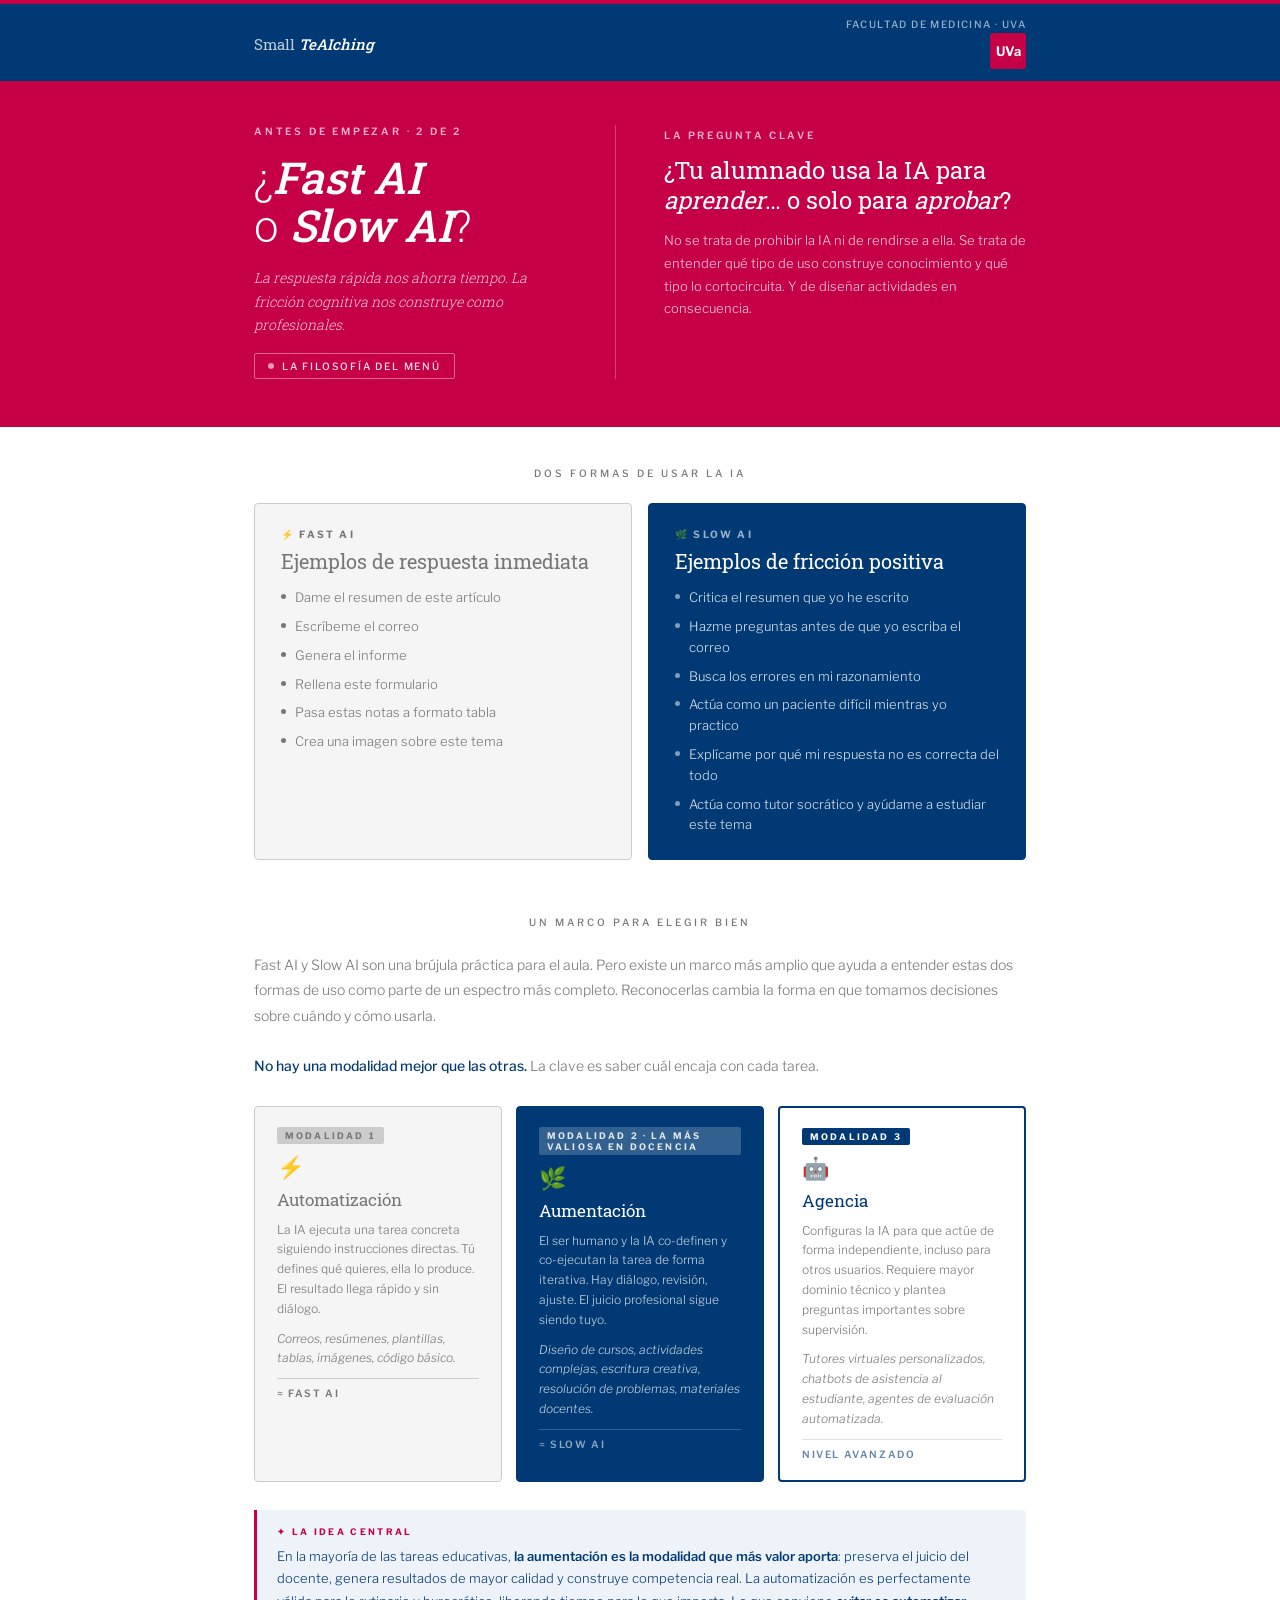
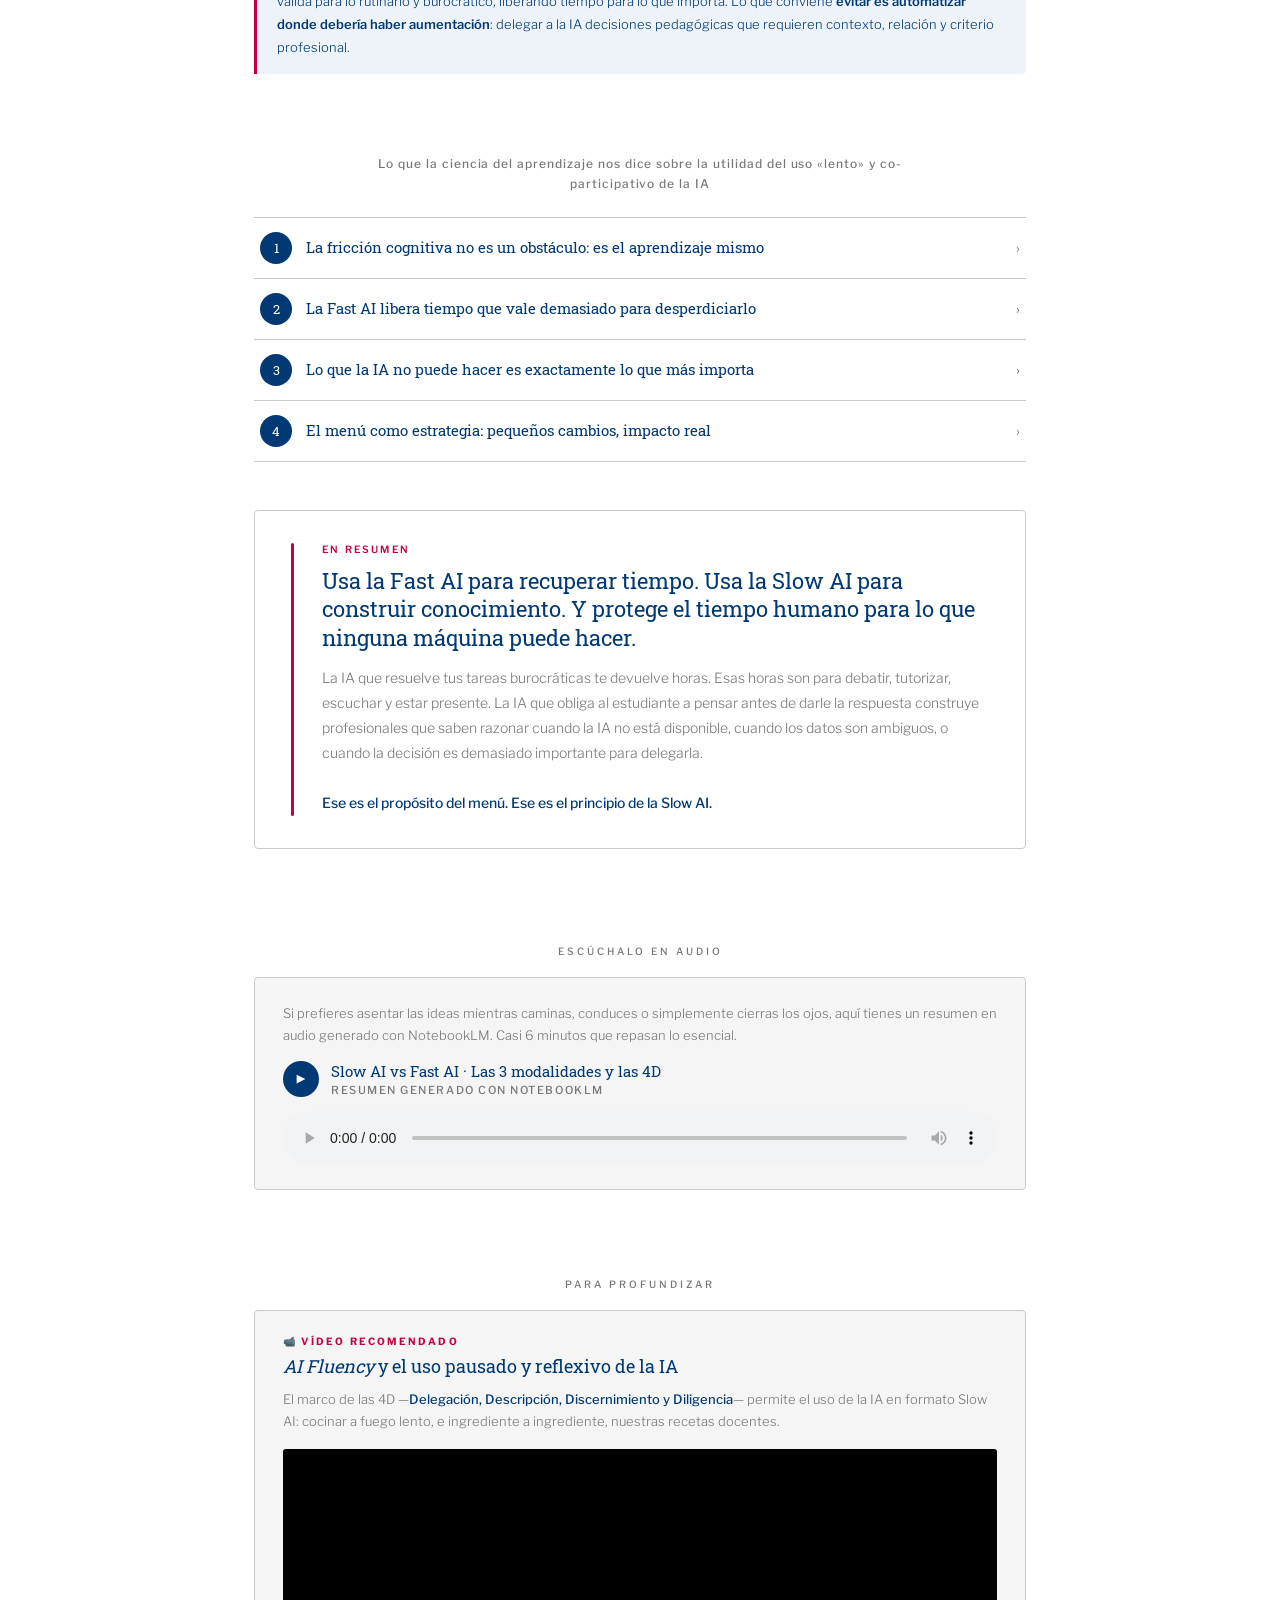
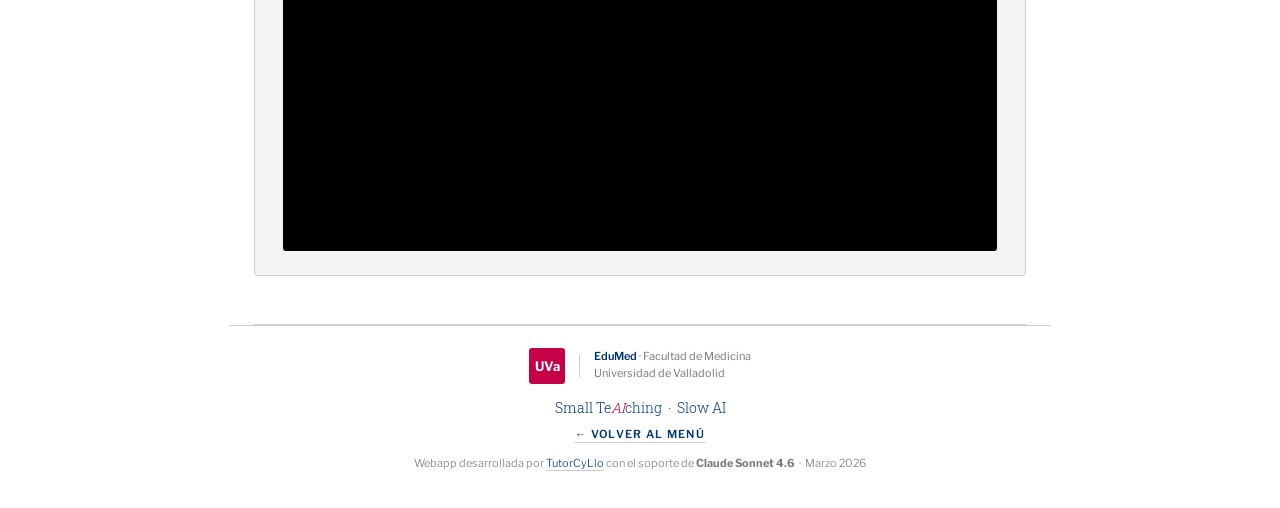
<file: slowai/index.html>
<!DOCTYPE html>
<html lang="es">
<head>
  <meta charset="UTF-8" />
  <meta name="viewport" content="width=device-width, initial-scale=1.0" />
  <title>¿Fast AI o Slow AI? · Small TeAIching</title>
  <link href="https://fonts.googleapis.com/css2?family=Libre+Franklin:ital,wght@0,300;0,400;0,500;0,600;1,300;1,400&family=Roboto+Slab:wght@300;400;500&display=swap" rel="stylesheet" />
  <style>
    *, *::before, *::after { box-sizing: border-box; margin: 0; padding: 0; }
    :root {
      --white:    #FFFFFF;
      --gray-lt:  #CCCCCC;
      --gray-mid: #777777;
      --gray-bg:  #F5F5F5;
      --red:      #c60046;
      --blue:     #003973;
      --divider:  #CCCCCC;
      --hover-bg: #EEF3FA;
    }
    html { scroll-behavior: smooth; }
    body {
      font-family: 'Libre Franklin', sans-serif;
      background: var(--white);
      color: var(--blue);
      min-height: 100vh;
      display: flex; flex-direction: column; align-items: center;
    }

    .top-bar { width: 100%; height: 4px; background: var(--red); }

    /* ── NAVBAR ── */
    .navbar { width: 100%; background: var(--blue); display: flex; justify-content: center; position: sticky; top: 0; z-index: 100; animation: fadeUp 0.5s ease both; }
    .navbar-inner { width: 100%; max-width: 820px; padding: 14px 24px 12px; display: flex; align-items: center; justify-content: space-between; }
    .nav-right { display: flex; flex-direction: column; align-items: flex-end; gap: 3px; }
    .nav-faculty { font-size: 10px; font-weight: 500; letter-spacing: 0.14em; text-transform: uppercase; color: rgba(255,255,255,0.6); }
    .nav-title { font-family: 'Roboto Slab', serif; font-size: 15px; font-weight: 400; color: rgba(255,255,255,0.75); }
    .nav-title em { font-style: italic; color: var(--white); font-weight: 500; }
    a.nav-title { text-decoration: none; transition: opacity 0.18s; }
    a.nav-title:hover { opacity: 0.8; }
    .uva-pill { background: var(--red); color: var(--white); font-family: 'Libre Franklin', sans-serif; font-size: 13px; font-weight: 700; width: 36px; height: 36px; border-radius: 3px; display: flex; align-items: center; justify-content: center; flex-shrink: 0; }

    /* ── HERO (red) ── */
    .hero-wrap { width: 100%; background: var(--red); display: flex; justify-content: center; padding-bottom: 48px; animation: fadeUp 0.6s 0.07s ease both; }
    .hero-inner { width: 100%; max-width: 820px; padding: 44px 24px 0; display: grid; grid-template-columns: 1fr 1fr; gap: 48px; align-items: start; }
    .hero-title-col { display: flex; flex-direction: column; gap: 16px; border-right: 1px solid rgba(255,255,255,0.25); padding-right: 48px; }
    .hero-eyebrow { font-size: 10px; font-weight: 600; letter-spacing: 0.28em; text-transform: uppercase; color: rgba(255,255,255,0.7); }
    h1 { font-family: 'Roboto Slab', serif; font-size: clamp(28px, 5vw, 44px); font-weight: 300; line-height: 1.1; color: var(--white); }
    h1 em { font-style: italic; font-weight: 500; }
    .hero-tagline { font-family: 'Roboto Slab', serif; font-size: 14px; font-weight: 300; font-style: italic; color: rgba(255,255,255,0.8); line-height: 1.7; }
    .hero-badge { display: inline-flex; align-items: center; gap: 8px; border: 1px solid rgba(255,255,255,0.4); border-radius: 2px; padding: 6px 13px; align-self: flex-start; }
    .hero-badge span { font-size: 10px; font-weight: 500; letter-spacing: 0.18em; text-transform: uppercase; color: rgba(255,255,255,0.9); }
    .dot-w { width: 6px; height: 6px; border-radius: 50%; background: rgba(255,255,255,0.6); flex-shrink: 0; }
    .hero-hook-col { display: flex; flex-direction: column; gap: 14px; padding-top: 4px; }
    .hook-kicker { font-size: 10px; font-weight: 600; letter-spacing: 0.26em; text-transform: uppercase; color: rgba(255,255,255,0.7); }
    .hook-headline { font-family: 'Roboto Slab', serif; font-size: clamp(18px, 2.8vw, 24px); font-weight: 400; line-height: 1.25; color: var(--white); }
    .hook-headline em { font-style: italic; }
    .hook-body { font-size: 13px; font-weight: 300; line-height: 1.75; color: rgba(255,255,255,0.8); }

    /* ── COMPARE ── */
    .compare-wrap { width: 100%; max-width: 820px; padding: 0 24px; animation: fadeUp 0.6s 0.18s ease both; }
    .section-label { font-size: 10px; font-weight: 500; letter-spacing: 0.30em; text-transform: uppercase; color: var(--gray-mid); text-align: center; margin: 40px 0 24px; }
    .compare-grid { display: grid; grid-template-columns: 1fr 1fr; gap: 16px; margin-bottom: 16px; }
    .compare-card { border-radius: 4px; padding: 24px 26px; }
    .compare-card.fast { background: var(--gray-bg); border: 1px solid var(--divider); }
    .compare-card.slow { background: var(--blue); border: 1px solid var(--blue); }
    .compare-card-label { font-size: 10px; font-weight: 700; letter-spacing: 0.22em; text-transform: uppercase; margin-bottom: 10px; }
    .compare-card.fast .compare-card-label { color: var(--gray-mid); }
    .compare-card.slow .compare-card-label { color: rgba(255,255,255,0.6); }
    .compare-card-title { font-family: 'Roboto Slab', serif; font-size: 20px; font-weight: 400; margin-bottom: 14px; line-height: 1.15; }
    .compare-card.fast .compare-card-title { color: var(--gray-mid); }
    .compare-card.slow .compare-card-title { color: var(--white); }
    .compare-card ul { list-style: none; display: flex; flex-direction: column; gap: 8px; }
    .compare-card ul li { display: flex; align-items: flex-start; gap: 9px; font-size: 13px; font-weight: 300; line-height: 1.6; }
    .compare-card.fast ul li { color: var(--gray-mid); }
    .compare-card.slow ul li { color: rgba(255,255,255,0.85); }
    .compare-card ul li::before { content: ''; width: 5px; height: 5px; border-radius: 50%; flex-shrink: 0; margin-top: 7px; }
    .compare-card.fast ul li::before { background: var(--gray-mid); }
    .compare-card.slow ul li::before { background: rgba(255,255,255,0.5); }

    /* ── TRES MODOS ── */
    .modes-wrap { width: 100%; max-width: 820px; padding: 0 24px; animation: fadeUp 0.6s 0.22s ease both; }
    .modes-intro { font-size: 14px; font-weight: 300; color: var(--gray-mid); line-height: 1.8; margin-bottom: 28px; }
    .modes-intro strong { color: var(--blue); font-weight: 500; }
    .modes-grid { display: grid; grid-template-columns: 1fr 1fr 1fr; gap: 14px; margin-bottom: 28px; }
    .mode-card { border-radius: 4px; padding: 20px 22px; display: flex; flex-direction: column; gap: 10px; }
    .mode-card.automatizacion { background: var(--gray-bg); border: 1px solid var(--divider); }
    .mode-card.aumentacion { background: var(--blue); border: 1px solid var(--blue); }
    .mode-card.agencia { background: var(--white); border: 2px solid var(--blue); }
    .mode-badge { font-size: 9px; font-weight: 700; letter-spacing: 0.24em; text-transform: uppercase; padding: 3px 8px; border-radius: 2px; align-self: flex-start; }
    .mode-card.automatizacion .mode-badge { background: var(--gray-lt); color: var(--gray-mid); }
    .mode-card.aumentacion .mode-badge { background: rgba(255,255,255,0.2); color: rgba(255,255,255,0.85); }
    .mode-card.agencia .mode-badge { background: var(--blue); color: var(--white); }
    .mode-icon { font-size: 22px; }
    .mode-title { font-family: 'Roboto Slab', serif; font-size: 17px; font-weight: 400; line-height: 1.15; }
    .mode-card.automatizacion .mode-title { color: var(--gray-mid); }
    .mode-card.aumentacion .mode-title { color: var(--white); }
    .mode-card.agencia .mode-title { color: var(--blue); }
    .mode-desc { font-size: 12px; font-weight: 300; line-height: 1.65; }
    .mode-card.automatizacion .mode-desc { color: var(--gray-mid); }
    .mode-card.aumentacion .mode-desc { color: rgba(255,255,255,0.78); }
    .mode-card.agencia .mode-desc { color: var(--gray-mid); }
    .mode-equiv { font-size: 10px; font-weight: 600; letter-spacing: 0.16em; text-transform: uppercase; padding-top: 8px; border-top: 1px solid; }
    .mode-card.automatizacion .mode-equiv { color: var(--gray-mid); border-color: var(--divider); }
    .mode-card.aumentacion .mode-equiv { color: rgba(255,255,255,0.55); border-color: rgba(255,255,255,0.2); }
    .mode-card.agencia .mode-equiv { color: var(--blue); border-color: var(--divider); opacity: 0.6; }
    .modes-key { background: var(--hover-bg); border-left: 3px solid var(--red); border-radius: 0 4px 4px 0; padding: 16px 20px; margin-bottom: 40px; }
    .modes-key-label { font-size: 9px; font-weight: 700; letter-spacing: 0.26em; text-transform: uppercase; color: var(--red); margin-bottom: 8px; }
    .modes-key-text { font-size: 13px; font-weight: 300; color: var(--blue); line-height: 1.75; }
    .modes-key-text strong { font-weight: 600; }
    @media (max-width: 700px) { .modes-grid { grid-template-columns: 1fr; } }

    /* ── ACCORDION ── */
    .ideas-wrap { width: 100%; max-width: 820px; padding: 0 24px; animation: fadeUp 0.6s 0.25s ease both; }
    .idea-list { list-style: none; }
    .idea-item { border-top: 1px solid var(--divider); }
    .idea-item:last-child { border-bottom: 1px solid var(--divider); }
    details.idea-item summary { display: grid; grid-template-columns: 32px 1fr 20px; gap: 14px; align-items: center; padding: 14px 6px; cursor: pointer; list-style: none; user-select: none; }
    details.idea-item summary::-webkit-details-marker { display: none; }
    details.idea-item[open] summary .idea-num { background: var(--red); }
    details.idea-item[open] summary .idea-chevron { transform: rotate(90deg); color: var(--red); }
    .idea-num { width: 32px; height: 32px; border-radius: 50%; background: var(--blue); color: var(--white); font-family: 'Roboto Slab', serif; font-size: 13px; font-weight: 400; display: flex; align-items: center; justify-content: center; flex-shrink: 0; transition: background 0.18s; }
    .idea-title { font-family: 'Roboto Slab', serif; font-size: 15px; font-weight: 400; color: var(--blue); line-height: 1.3; }
    .idea-chevron { font-size: 14px; color: var(--gray-mid); transition: transform 0.2s, color 0.18s; justify-self: end; }
    .idea-body { padding: 4px 6px 18px 46px; }
    .idea-body p { font-size: 13px; font-weight: 300; color: var(--gray-mid); line-height: 1.75; margin-bottom: 10px; }
    .idea-body p strong { color: var(--blue); font-weight: 500; }
    .idea-tip { font-size: 13px; font-weight: 300; color: var(--blue); line-height: 1.65; background: var(--hover-bg); border-left: 3px solid var(--blue); padding: 10px 14px; border-radius: 0 3px 3px 0; margin-top: 10px; }

    /* ── CLOSING ── */
    .closing-wrap { width: 100%; max-width: 820px; padding: 48px 24px 56px; animation: fadeUp 0.6s 0.32s ease both; }
    .closing-box { border: 1px solid var(--divider); border-radius: 4px; padding: 32px 36px; display: grid; grid-template-columns: 3px 1fr; gap: 28px; }
    .closing-accent { background: var(--red); border-radius: 2px; }
    .closing-text-col { display: flex; flex-direction: column; gap: 12px; }
    .closing-label { font-size: 10px; font-weight: 600; letter-spacing: 0.22em; text-transform: uppercase; color: var(--red); }
    .closing-headline { font-family: 'Roboto Slab', serif; font-size: clamp(17px, 2.6vw, 22px); font-weight: 400; line-height: 1.3; color: var(--blue); }
    .closing-body { font-size: 14px; font-weight: 300; color: var(--gray-mid); line-height: 1.8; }
    .closing-body strong { color: var(--blue); font-weight: 500; }

    /* ── PREV PAGE CTA ── */
    .prev-wrap { width: 100%; max-width: 820px; padding: 0 24px 72px; }
    .prev-card { background: var(--gray-bg); border: 1px solid var(--divider); border-radius: 4px; padding: 24px 28px; display: grid; grid-template-columns: auto 1fr; gap: 20px; align-items: center; }
    .prev-btn { display: inline-flex; align-items: center; gap: 8px; font-size: 11px; font-weight: 600; letter-spacing: 0.12em; text-transform: uppercase; color: var(--white); background: var(--blue); padding: 12px 20px; border-radius: 2px; text-decoration: none; white-space: nowrap; flex-shrink: 0; transition: background 0.18s; }
    .prev-btn:hover { background: var(--red); }
    .prev-btn svg { width: 13px; height: 13px; stroke: currentColor; fill: none; stroke-width: 2; flex-shrink: 0; }
    .prev-text { display: flex; flex-direction: column; gap: 3px; }
    .prev-eyebrow { font-size: 10px; font-weight: 600; letter-spacing: 0.22em; text-transform: uppercase; color: var(--gray-mid); }
    .prev-title { font-family: 'Roboto Slab', serif; font-size: 15px; font-weight: 400; color: var(--blue); }
    .prev-title em { font-style: italic; }

    /* ── FOOTER ── */
    .section-divider { width: 100%; max-width: 820px; padding: 0 24px; }
    .section-divider hr { border: none; border-top: 1px solid var(--divider); }
footer { width:100%; max-width:820px; padding:22px 24px 36px; text-align:center; border-top:1px solid #ccc; }
    .footer-logos { display:flex; align-items:center; justify-content:center; gap:14px; margin-bottom:14px; flex-wrap:wrap; }
    .footer-uva-pill { background:#c60046; color:#fff; font-family:'Libre Franklin',sans-serif; font-size:13px; font-weight:700; width:36px; height:36px; border-radius:3px; display:flex; align-items:center; justify-content:center; }
    .footer-vline { width:1px; height:22px; background:#ccc; }
    .footer-inst { display:flex; flex-direction:column; align-items:flex-start; gap:1px; }
    .footer-inst span { font-size:11px; color:#777; line-height:1.45; }
    .footer-inst strong { font-weight:600; color:#003973; }
    .footer-project { font-family:'Roboto Slab',serif; font-size:14px; font-weight:300; color:#003973; margin-bottom:6px; }
    .footer-project em { font-style:italic; color:#c60046; }
    .footer-credit { font-size:11px; color:#777; font-weight:300; line-height:1.6; }
    .footer-credit a { color:#003973; text-decoration:none; border-bottom:1px solid #ccc; }
    .footer-credit a:hover { border-color:#c60046; color:#c60046; }
    .back-link { display: inline-flex; align-items: center; gap: 7px; font-size: 11px; font-weight: 600; letter-spacing: 0.12em; text-transform: uppercase; color: var(--blue); text-decoration: none; border-bottom: 1px solid var(--gray-lt); padding-bottom: 1px; transition: color 0.18s, border-color 0.18s; }
    .back-link:hover { color: var(--red); border-color: var(--red); }
    .back-link svg { width: 12px; height: 12px; stroke: currentColor; fill: none; stroke-width: 2; }

    @keyframes fadeUp { from { opacity: 0; transform: translateY(14px); } to { opacity: 1; transform: translateY(0); } }
    .menu-item { opacity: 0; animation: fadeUp 0.45s ease both; }
    .menu-item:nth-child(1) { animation-delay: 0.22s; }
    .menu-item:nth-child(2) { animation-delay: 0.30s; }
    .menu-item:nth-child(3) { animation-delay: 0.38s; }
    .menu-item:nth-child(4) { animation-delay: 0.46s; }

    @media (max-width: 700px) {
      .hero-inner { grid-template-columns: 1fr; gap: 28px; }
      .hero-title-col { border-right: none; padding-right: 0; border-bottom: 1px solid rgba(255,255,255,0.2); padding-bottom: 28px; }
      .compare-grid { grid-template-columns: 1fr; }
      .closing-box { grid-template-columns: 1fr; }
      .closing-accent { display: none; }
      .prev-card { grid-template-columns: 1fr; }
    }
    @media (max-width: 500px) {
      .navbar-inner, .hero-inner { padding-left: 16px; padding-right: 16px; }
      .compare-wrap, .ideas-wrap, .closing-wrap, .prev-wrap { padding-left: 16px; padding-right: 16px; }
    }
  </style>
</head>
<body>

  <div class="top-bar"></div>

  <nav class="navbar">
    <div class="navbar-inner">
      <a href="https://tutorcyllo.github.io/smallteaiching/" class="nav-title">Small <em>TeAIching</em></a>
      <div class="nav-right">
        <span class="nav-faculty">Facultad de Medicina · UVa</span>
        <div class="uva-pill">UVa</div>
      </div>
    </div>
  </nav>

  <!-- HERO -->
  <div class="hero-wrap">
    <div class="hero-inner">
      <div class="hero-title-col">
        <span class="hero-eyebrow">Antes de empezar · 2 de 2</span>
        <h1>¿<em>Fast AI</em><br />o <em>Slow AI</em>?</h1>
        <p class="hero-tagline">La respuesta rápida nos ahorra tiempo. La fricción cognitiva nos construye como profesionales.</p>
        <div class="hero-badge">
          <div class="dot-w"></div>
          <span>La filosofía del menú</span>
        </div>
      </div>
      <div class="hero-hook-col">
        <span class="hook-kicker">La pregunta clave</span>
        <p class="hook-headline">¿Tu alumnado usa la IA para <em>aprender</em>… o solo para <em>aprobar</em>?</p>
        <p class="hook-body">No se trata de prohibir la IA ni de rendirse a ella. Se trata de entender qué tipo de uso construye conocimiento y qué tipo lo cortocircuita. Y de diseñar actividades en consecuencia.</p>
      </div>
    </div>
  </div>

  <!-- COMPARATIVA -->
  <div class="compare-wrap">
    <p class="section-label">Dos formas de usar la IA</p>
    <div class="compare-grid">
      <div class="compare-card fast">
        <p class="compare-card-label">⚡ Fast AI</p>
        <p class="compare-card-title">Ejemplos de respuesta inmediata</p>
        <ul>
          <li>Dame el resumen de este artículo</li>
          <li>Escríbeme el correo</li>
          <li>Genera el informe</li>
          <li>Rellena este formulario</li>
          <li>Pasa estas notas a formato tabla</li>
          <li>Crea una imagen sobre este tema</li>
        </ul>
      </div>
      <div class="compare-card slow">
        <p class="compare-card-label">🌿 Slow AI</p>
        <p class="compare-card-title">Ejemplos de fricción positiva</p>
        <ul>
          <li>Critica el resumen que yo he escrito</li>
          <li>Hazme preguntas antes de que yo escriba el correo</li>
          <li>Busca los errores en mi razonamiento</li>
          <li>Actúa como un paciente difícil mientras yo practico</li>
          <li>Explícame por qué mi respuesta no es correcta del todo</li>
          <li>Actúa como tutor socrático y ayúdame a estudiar este tema</li>
        </ul>
      </div>
    </div>
  </div>

  <!-- TRES MODOS -->
  <div class="modes-wrap">
    <p class="section-label">Un marco para elegir bien</p>
    <p class="modes-intro">
      Fast AI y Slow AI son una brújula práctica para el aula. Pero existe un marco más amplio que ayuda a entender estas dos formas de uso como parte de un espectro más completo. Reconocerlas cambia la forma en que tomamos decisiones sobre cuándo y cómo usarla.
      <br /><br />
      <strong>No hay una modalidad mejor que las otras.</strong> La clave es saber cuál encaja con cada tarea.
    </p>

    <div class="modes-grid">

      <div class="mode-card automatizacion">
        <span class="mode-badge">Modalidad 1</span>
        <span class="mode-icon">⚡</span>
        <p class="mode-title">Automatización</p>
        <p class="mode-desc">La IA ejecuta una tarea concreta siguiendo instrucciones directas. Tú defines qué quieres, ella lo produce. El resultado llega rápido y sin diálogo.</p>
        <p class="mode-desc"><em>Correos, resúmenes, plantillas, tablas, imágenes, código básico.</em></p>
        <p class="mode-equiv">≈ Fast AI</p>
      </div>

      <div class="mode-card aumentacion">
        <span class="mode-badge">Modalidad 2 · La más valiosa en docencia</span>
        <span class="mode-icon">🌿</span>
        <p class="mode-title">Aumentación</p>
        <p class="mode-desc">El ser humano y la IA co-definen y co-ejecutan la tarea de forma iterativa. Hay diálogo, revisión, ajuste. El juicio profesional sigue siendo tuyo.</p>
        <p class="mode-desc"><em>Diseño de cursos, actividades complejas, escritura creativa, resolución de problemas, materiales docentes.</em></p>
        <p class="mode-equiv">≈ Slow AI</p>
      </div>

      <div class="mode-card agencia">
        <span class="mode-badge">Modalidad 3</span>
        <span class="mode-icon">🤖</span>
        <p class="mode-title">Agencia</p>
        <p class="mode-desc">Configuras la IA para que actúe de forma independiente, incluso para otros usuarios. Requiere mayor dominio técnico y plantea preguntas importantes sobre supervisión.</p>
        <p class="mode-desc"><em>Tutores virtuales personalizados, chatbots de asistencia al estudiante, agentes de evaluación automatizada.</em></p>
        <p class="mode-equiv">Nivel avanzado</p>
      </div>

    </div>

    <div class="modes-key">
      <p class="modes-key-label">✦ La idea central</p>
      <p class="modes-key-text">
        En la mayoría de las tareas educativas, <strong>la aumentación es la modalidad que más valor aporta</strong>: preserva el juicio del docente, genera resultados de mayor calidad y construye competencia real. La automatización es perfectamente válida para lo rutinario y burocrático, liberando tiempo para lo que importa. Lo que conviene <strong>evitar es automatizar donde debería haber aumentación</strong>: delegar a la IA decisiones pedagógicas que requieren contexto, relación y criterio profesional.
      </p>
    </div>
  </div>

  <!-- IDEAS CLAVE -->
  <div class="ideas-wrap">
    <p class="section-label" style="letter-spacing:0.08em; text-transform:none; font-size:12px; font-weight:500; max-width:560px; margin-left:auto; margin-right:auto; line-height:1.6;">Lo que la ciencia del aprendizaje nos dice sobre la utilidad del uso «lento» y co-participativo de la IA</p>
    <ul class="idea-list">

      <details class="idea-item menu-item">
        <summary>
          <div class="idea-num">1</div>
          <span class="idea-title">La fricción cognitiva no es un obstáculo: es el aprendizaje mismo</span>
          <span class="idea-chevron">›</span>
        </summary>
        <div class="idea-body">
          <p>Cuando un estudiante lucha con un problema, comete errores, los detecta y los corrige, está construyendo conocimiento real. Ese esfuerzo no es ineficiencia: es exactamente el proceso que hace que algo pase de información a comprensión profunda.</p>
          <p>La Fast AI elimina esa fricción. La respuesta llega antes de que el cerebro haya tenido tiempo de buscarla. El resultado es una sensación de haber aprendido sin que haya ocurrido aprendizaje real. Es la ilusión de competencia.</p>
          <p>La Slow AI la preserva y la dirige. En lugar de dar la respuesta, pregunta. En lugar de resolver, señala. En lugar de escribir, critica. <strong>El esfuerzo sigue siendo del estudiante. La IA solo gestiona el andamiaje.</strong></p>
          <div class="idea-tip">Del cerebro al LLM funciona mejor que del LLM al cerebro. Primero el intento humano; la IA entra como espejo, crítico o guía.</div>
        </div>
      </details>

      <details class="idea-item menu-item">
        <summary>
          <div class="idea-num">2</div>
          <span class="idea-title">La Fast AI libera tiempo que vale demasiado para desperdiciarlo</span>
          <span class="idea-chevron">›</span>
        </summary>
        <div class="idea-body">
          <p>No todo lo que hacemos como docentes construye conocimiento. Una parte importante de nuestra jornada —redactar convocatorias, pasar notas a tabla, formatear documentos, resumir actas, generar primeros borradores de rúbricas— es trabajo burocrático o rutinario.</p>
          <p>Ahí la Fast AI es una aliada sin reservas. Que la IA haga en dos minutos lo que a nosotros nos llevaría veinte no empobrece nada: nos devuelve tiempo. Y ese tiempo recuperado tiene un destino mucho más valioso.</p>
          <p><strong>El tiempo ganado a lo burocrático es tiempo que invertir en lo humano:</strong> los debates que nadie puede sustituir, las tutorías donde un estudiante conecta con alguien que le conoce, la interacción en el aula donde surge lo inesperado, el feedback personalizado que cambia una trayectoria.</p>
          <div class="idea-tip">La IA es mejor cuanto más rutinaria es la tarea. El ser humano es insustituible cuanto más compleja, relacional o crítica es la situación.</div>
        </div>
      </details>

      <details class="idea-item menu-item">
        <summary>
          <div class="idea-num">3</div>
          <span class="idea-title">Lo que la IA no puede hacer es exactamente lo que más importa</span>
          <span class="idea-chevron">›</span>
        </summary>
        <div class="idea-body">
          <p>La IA puede generar, resumir, formatear, traducir, comparar y corregir. Hace todo eso con rapidez y sin cansarse. Pero hay cosas que no puede hacer, y son las que definen el núcleo de la educación.</p>
          <p>No puede conocer a un estudiante concreto: su historia, sus miedos, sus motivaciones. No puede improvisar en un debate cuando surge una pregunta que nadie esperaba. No puede crear el vínculo que hace que alguien confíe en su tutor. No puede sostener una conversación donde el silencio y el tiempo también comunican algo.</p>
          <p><strong>Debates, tutorías, interacciones humanas auténticas, el feedback que viene de alguien que te conoce:</strong> todo eso no se puede automatizar. Y es precisamente ahí donde un docente tiene un impacto que no tiene sustituto.</p>
          <div class="idea-tip">Protege con celo el tiempo de interacción humana. Es el activo más escaso y más valioso del proceso educativo.</div>
        </div>
      </details>

      <details class="idea-item menu-item">
        <summary>
          <div class="idea-num">4</div>
          <span class="idea-title">El menú como estrategia: pequeños cambios, impacto real</span>
          <span class="idea-chevron">›</span>
        </summary>
        <div class="idea-body">
          <p>Este menú no pide una revolución curricular. No exige ser experto en tecnología ni rediseñar cada actividad desde cero. Sigue el principio de Small Teaching: cambios pequeños, basados en evidencia, que un docente puede implementar hoy, en su próxima clase, sin necesitar permiso ni presupuesto.</p>
          <p>Cada plato del menú corresponde a un momento del proceso educativo y a un nivel de la Taxonomía de Bloom. Las herramientas están pensadas para que la IA entre solo donde añade valor, y para que el estudiante siga siendo el protagonista del esfuerzo.</p>
          <p><strong>La Slow AI no es una restricción. Es un diseño deliberado.</strong> Usar la IA con fricción cognitiva no es hacer las cosas más difíciles por capricho: es asegurarse de que el aprendizaje que se produce es real, transferible y duradero.</p>
          <div class="idea-tip">Si la tarea se puede resolver en diez segundos con IA sin pensar, hay que rediseñarla. La IA debe amplificar el esfuerzo del estudiante, no sustituirlo.</div>
        </div>
      </details>

    </ul>
  </div>

  <!-- CLOSING -->
  <div class="closing-wrap">
    <div class="closing-box">
      <div class="closing-accent"></div>
      <div class="closing-text-col">
        <span class="closing-label">En resumen</span>
        <p class="closing-headline">Usa la Fast AI para recuperar tiempo. Usa la Slow AI para construir conocimiento. Y protege el tiempo humano para lo que ninguna máquina puede hacer.</p>
        <p class="closing-body">
          La IA que resuelve tus tareas burocráticas te devuelve horas. Esas horas son para debatir, tutorizar, escuchar y estar presente. La IA que obliga al estudiante a pensar antes de darle la respuesta construye profesionales que saben razonar cuando la IA no está disponible, cuando los datos son ambiguos, o cuando la decisión es demasiado importante para delegarla.
          <br /><br />
          <strong>Ese es el propósito del menú. Ese es el principio de la Slow AI.</strong>
        </p>
      </div>
    </div>
  </div>

  <!-- PREV PAGE CTA -->


  <!-- AUDIO NOTEBOOKLM -->
  <div style="width:100%; max-width:820px; padding:0 24px 48px;">
    <p class="section-label" style="margin-bottom:20px;">Escúchalo en audio</p>
    <div style="background:var(--gray-bg); border:1px solid var(--divider); border-radius:4px; padding:24px 28px; display:flex; flex-direction:column; gap:14px;">
      <p style="font-size:13px; font-weight:300; color:var(--gray-mid); line-height:1.75;">Si prefieres asentar las ideas mientras caminas, conduces o simplemente cierras los ojos, aquí tienes un resumen en audio generado con NotebookLM. Casi 6 minutos que repasan lo esencial.</p>
      <div style="display:flex; align-items:center; gap:12px;">
        <div style="width:36px; height:36px; background:var(--blue); border-radius:50%; display:flex; align-items:center; justify-content:center; flex-shrink:0;">
          <svg width="14" height="14" viewBox="0 0 16 16" fill="white"><path d="M3 3l10 5-10 5V3z"/></svg>
        </div>
        <div>
          <p style="font-family:'Roboto Slab',serif; font-size:15px; font-weight:400; color:var(--blue); line-height:1.2; margin-bottom:3px;">Slow AI vs Fast AI · Las 3 modalidades y las 4D</p>
          <p style="font-size:11px; font-weight:500; letter-spacing:0.14em; text-transform:uppercase; color:var(--gray-mid);">Resumen generado con NotebookLM</p>
        </div>
      </div>
      <audio controls style="width:100%; accent-color:var(--blue);">
        <source src="https://raw.githubusercontent.com/Tutorcyllo/smallteaiching/main/audio/slowvsfastAI.mp3" type="audio/mpeg" />
        Tu navegador no soporta la reproducción de audio.
      </audio>
    </div>
  </div>

  <!-- VIDEO YOUTUBE -->
  <div style="width:100%; max-width:820px; padding:0 24px 48px;">
    <p class="section-label" style="margin-bottom:20px;">Para profundizar</p>
    <div style="background:var(--gray-bg); border:1px solid var(--divider); border-radius:4px; padding:24px 28px; display:flex; flex-direction:column; gap:16px;">
      <div>
        <p style="font-size:10px; font-weight:700; letter-spacing:0.22em; text-transform:uppercase; color:var(--red); margin-bottom:8px;">📹 Vídeo recomendado</p>
        <p style="font-family:'Roboto Slab',serif; font-size:18px; font-weight:400; color:var(--blue); line-height:1.25; margin-bottom:10px;"><em>AI Fluency</em> y el uso pausado y reflexivo de la IA</p>
        <p style="font-size:13px; font-weight:300; color:var(--gray-mid); line-height:1.75;">El marco de las 4D —<strong style="color:var(--blue); font-weight:500;">Delegación, Descripción, Discernimiento y Diligencia</strong>— permite el uso de la IA en formato Slow AI: cocinar a fuego lento, e ingrediente a ingrediente, nuestras recetas docentes.</p>
      </div>
      <div style="position:relative; width:100%; padding-bottom:56.25%; border-radius:3px; overflow:hidden; background:#000;">
        <iframe
          src="https://www.youtube.com/embed/ohJHLaRhnO0"
          title="AI Fluency y el uso pausado y reflexivo de la IA"
          frameborder="0"
          allow="accelerometer; autoplay; clipboard-write; encrypted-media; gyroscope; picture-in-picture"
          allowfullscreen
          style="position:absolute; top:0; left:0; width:100%; height:100%;">
        </iframe>
      </div>
    </div>
  </div>

  <div class="section-divider"><hr /></div>
  <footer>
    <div class="footer-logos">
      <span class="footer-uva-pill">UVa</span>
      <div class="footer-vline"></div>
      <div class="footer-inst">
        <span><strong>EduMed</strong> · Facultad de Medicina</span>
        <span>Universidad de Valladolid</span>
      </div>
    </div>
    <p class="footer-project"><a href="https://tutorcyllo.github.io/smallteaiching/" style="text-decoration:none; color:inherit;">Small Te<em>AI</em>ching</a> &nbsp;·&nbsp; Slow AI</p>
    <p style="margin-bottom:12px;"><a href="https://tutorcyllo.github.io/smallteaiching/" style="display:inline-flex; align-items:center; gap:6px; font-size:11px; font-weight:600; letter-spacing:0.12em; text-transform:uppercase; color:#003973; text-decoration:none; border-bottom:1px solid #ccc; padding-bottom:1px; transition: color 0.18s, border-color 0.18s;" onmouseover="this.style.color='#c60046';this.style.borderColor='#c60046'" onmouseout="this.style.color='#003973';this.style.borderColor='#ccc'">&#8592; Volver al menú</a></p>
    <p class="footer-credit">
      Webapp desarrollada por <a href="https://github.com/Tutorcyllo" target="_blank">TutorCyLlo</a>
      con el soporte de <strong>Claude Sonnet 4.6</strong> &nbsp;·&nbsp; Marzo 2026
    </p>
  </footer>

</body>
</html>
</file>
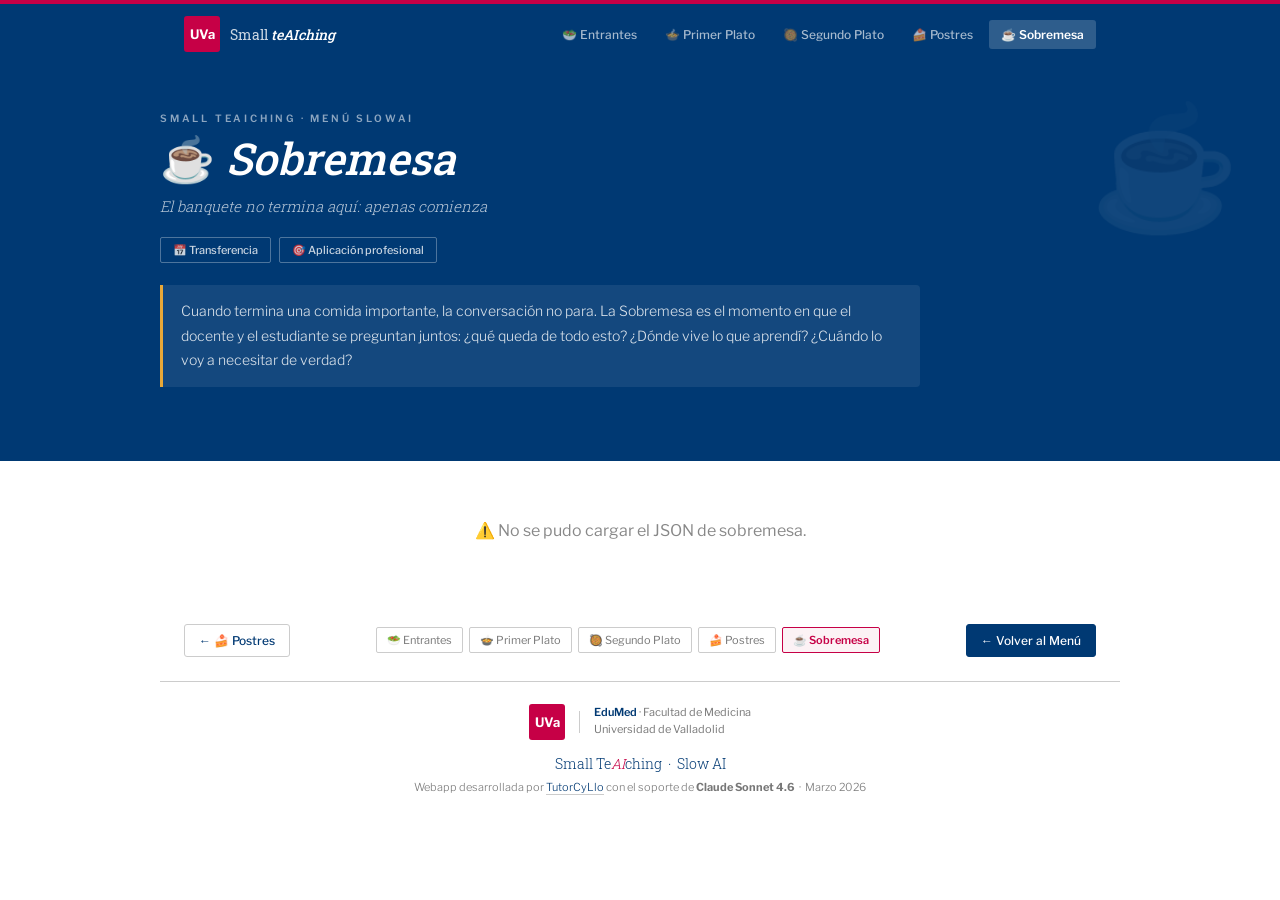
<file: sobremesa/index.html>
<!DOCTYPE html>
<html lang="es">
<head>
  <meta charset="UTF-8">
  <meta name="viewport" content="width=device-width, initial-scale=1.0">
  <title>☕ Sobremesa · Small teAIching</title>
  <link href="https://fonts.googleapis.com/css2?family=Libre+Franklin:ital,wght@0,300;0,400;0,500;0,600;1,300;1,400&family=Roboto+Slab:wght@300;400;500&display=swap" rel="stylesheet"/>
  <style>
    *, *::before, *::after { box-sizing: border-box; margin: 0; padding: 0; }
    :root { --white: #FFFFFF; --gray-lt: #CCCCCC; --gray-mid: #777777; --gray-bg: #F5F5F5; --red: #c60046; --blue: #003973; --divider: #CCCCCC; --hover-bg: #EEF3FA; --gold: #e8a838; }
    html { scroll-behavior: smooth; }
    body { font-family: 'Libre Franklin', sans-serif; background: var(--white); color: var(--blue); min-height: 100vh; }
    .top-bar { width: 100%; height: 4px; background: var(--red); }
    .navbar { width: 100%; background: var(--blue); position: sticky; top: 0; z-index: 100; animation: fadeUp 0.5s ease both; }
    .navbar-inner { max-width: 960px; margin: 0 auto; padding: 12px 24px; display: flex; align-items: center; justify-content: space-between; gap: 16px; flex-wrap: wrap; }
    .nav-brand { display: flex; align-items: center; gap: 10px; text-decoration: none; }
    .uva-pill { background: var(--red); color: var(--white); font-family: 'Libre Franklin', sans-serif; font-size: 13px; font-weight: 700; width: 36px; height: 36px; border-radius: 3px; display: flex; align-items: center; justify-content: center; flex-shrink: 0; }
    .nav-title { font-family: 'Roboto Slab', serif; font-size: 14px; font-weight: 400; color: rgba(255,255,255,0.8); }
    .nav-title em { font-style: italic; color: var(--white); font-weight: 500; }
    .nav-menu { display: flex; gap: 4px; flex-wrap: wrap; }
    .nav-btn { background: none; border: none; color: rgba(255,255,255,0.65); padding: 7px 12px; border-radius: 3px; cursor: pointer; font-family: 'Libre Franklin', sans-serif; font-size: 12px; font-weight: 500; text-decoration: none; display: inline-block; transition: all 0.18s; white-space: nowrap; }
    .nav-btn:hover { color: var(--white); background: rgba(255,255,255,0.1); }
    .nav-btn.current { color: var(--white); background: rgba(255,255,255,0.18); font-weight: 600; }

    /* HERO especial sobremesa */
    .hero { background: var(--blue); padding: 48px 24px 56px; animation: fadeUp 0.6s 0.07s ease both; position: relative; overflow: hidden; }
    .hero::before { content: '☕'; position: absolute; right: 40px; top: 30px; font-size: 120px; opacity: 0.07; pointer-events: none; }
    .hero-inner { max-width: 960px; margin: 0 auto; }
    .hero-eyebrow { font-size: 10px; font-weight: 600; letter-spacing: 0.28em; text-transform: uppercase; color: rgba(255,255,255,0.55); margin-bottom: 10px; }
    .hero-title { font-family: 'Roboto Slab', serif; font-size: clamp(28px, 5vw, 44px); font-weight: 300; color: var(--white); line-height: 1.1; margin-bottom: 12px; }
    .hero-title em { font-style: italic; font-weight: 500; }
    .hero-sub { font-family: 'Roboto Slab', serif; font-size: 15px; font-weight: 300; font-style: italic; color: rgba(255,255,255,0.72); line-height: 1.65; margin-bottom: 18px; max-width: 640px; }
    .hero-meta { display: flex; gap: 8px; flex-wrap: wrap; margin-bottom: 22px; }
    .hero-badge { display: inline-flex; align-items: center; gap: 6px; border: 1px solid rgba(255,255,255,0.3); border-radius: 2px; padding: 5px 12px; font-size: 11px; font-weight: 500; color: rgba(255,255,255,0.8); }
    .hero-desc { background: rgba(255,255,255,0.08); border-left: 3px solid var(--gold); border-radius: 0 4px 4px 0; padding: 14px 18px; font-size: 14px; font-weight: 300; line-height: 1.75; color: rgba(255,255,255,0.85); max-width: 760px; margin-bottom: 18px; }
    .cita-hero { font-family: 'Roboto Slab', serif; font-size: 18px; font-weight: 300; font-style: italic; color: var(--gold); line-height: 1.55; max-width: 600px; padding-left: 16px; border-left: 2px solid var(--gold); }

    /* CONTENIDO SOBREMESA */
    .sob-wrap { max-width: 960px; margin: 0 auto; padding: 40px 24px 64px; animation: fadeUp 0.5s 0.1s ease both; }

    .problema-box { background: var(--gray-bg); border-radius: 10px; padding: 24px 28px; margin: 28px 0; }
    .problema-box h2 { font-family: 'Roboto Slab', serif; font-size: 18px; font-weight: 400; color: var(--blue); margin-bottom: 12px; }
    .problema-box p { font-size: 14px; color: #444; line-height: 1.8; }
    .causa-box { background: rgba(198,0,70,0.05); border-left: 3px solid var(--red); border-radius: 0 8px 8px 0; padding: 14px 18px; margin-top: 14px; font-size: 13px; color: #555; line-height: 1.75; font-style: italic; }

    .que-cambia { font-size: 14px; color: #444; line-height: 1.8; margin: 28px 0; padding: 20px 24px; background: var(--hover-bg); border-radius: 8px; border-left: 3px solid var(--blue); }

    .ideas-h2 { font-family: 'Roboto Slab', serif; font-size: 20px; font-weight: 400; color: var(--blue); margin: 32px 0 18px; }
    .ideas-grid { display: flex; flex-direction: column; gap: 16px; }
    .idea-card { background: var(--white); border: 1px solid #ece8e0; border-radius: 10px; padding: 20px 24px; border-left: 4px solid var(--blue); box-shadow: 0 1px 4px rgba(0,0,0,0.05); }
    .idea-num { font-size: 10px; font-weight: 700; letter-spacing: 0.14em; text-transform: uppercase; color: var(--red); margin-bottom: 6px; }
    .idea-tit { font-family: 'Roboto Slab', serif; font-size: 17px; font-weight: 400; color: var(--blue); margin-bottom: 10px; }
    .idea-txt { font-size: 14px; color: #444; line-height: 1.8; }

    .preg-docente { background: var(--blue); color: var(--white); border-radius: 10px; padding: 24px 28px; margin: 32px 0; }
    .preg-docente .pd-label { font-size: 10px; font-weight: 700; letter-spacing: 0.16em; text-transform: uppercase; color: var(--gold); margin-bottom: 10px; }
    .preg-docente p { font-family: 'Roboto Slab', serif; font-size: 16px; font-weight: 300; font-style: italic; line-height: 1.7; color: rgba(255,255,255,0.9); }

    .menu-completo-h2 { font-family: 'Roboto Slab', serif; font-size: 20px; font-weight: 400; color: var(--blue); margin: 36px 0 18px; }
    .menu-completo-grid { display: grid; grid-template-columns: repeat(auto-fit, minmax(160px, 1fr)); gap: 10px; margin-bottom: 32px; }
    .mi-card { background: var(--white); border: 1px solid #ece8e0; border-radius: 8px; padding: 16px; text-align: center; transition: all 0.18s; text-decoration: none; display: block; color: inherit; }
    .mi-card:hover { background: var(--hover-bg); border-color: var(--blue); transform: translateY(-2px); box-shadow: 0 4px 12px rgba(0,57,115,0.1); }
    .mi-emoji { font-size: 28px; margin-bottom: 8px; }
    .mi-tit { font-family: 'Roboto Slab', serif; font-size: 14px; font-weight: 400; color: var(--blue); margin-bottom: 4px; }
    .mi-mom { font-size: 11px; font-weight: 600; letter-spacing: 0.1em; text-transform: uppercase; color: var(--red); margin-bottom: 6px; }
    .mi-prop { font-size: 12px; color: var(--gray-mid); line-height: 1.55; }

    .cita-final { font-family: 'Roboto Slab', serif; font-size: 16px; font-weight: 300; font-style: italic; color: var(--blue); line-height: 1.65; text-align: center; padding: 24px; background: var(--gray-bg); border-radius: 10px; opacity: 0.85; }

    .page-nav { max-width: 960px; margin: 0 auto; padding: 0 24px 24px; display: flex; justify-content: space-between; align-items: center; gap: 12px; flex-wrap: wrap; }
    .page-nav-btn { display: inline-flex; align-items: center; gap: 7px; font-size: 12px; font-weight: 500; color: var(--blue); border: 1px solid var(--divider); border-radius: 3px; padding: 8px 14px; text-decoration: none; transition: all 0.18s; background: var(--white); }
    .page-nav-btn:hover { background: var(--hover-bg); border-color: var(--blue); }
    .page-nav-btn.primary { background: var(--blue); color: var(--white); border-color: var(--blue); }
    .page-nav-btn.primary:hover { background: #002a5a; }
    .menu-chips { display: flex; gap: 6px; flex-wrap: wrap; }
    .menu-chip { font-size: 11px; padding: 5px 10px; border-radius: 2px; text-decoration: none; border: 1px solid var(--divider); color: var(--gray-mid); transition: all 0.18s; }
    .menu-chip:hover { border-color: var(--blue); color: var(--blue); }
    .menu-chip.here { border-color: var(--red); color: var(--red); font-weight: 600; background: rgba(198,0,70,0.05); }
    footer { width:100%; max-width:960px; padding:22px 24px 36px; text-align:center; border-top:1px solid #ccc; margin:0 auto; }
    .footer-logos { display:flex; align-items:center; justify-content:center; gap:14px; margin-bottom:14px; flex-wrap:wrap; }
    .footer-uva-pill { background:#c60046; color:#fff; font-family:'Libre Franklin',sans-serif; font-size:13px; font-weight:700; width:36px; height:36px; border-radius:3px; display:flex; align-items:center; justify-content:center; }
    .footer-vline { width:1px; height:22px; background:#ccc; }
    .footer-inst { display:flex; flex-direction:column; align-items:flex-start; gap:1px; }
    .footer-inst span { font-size:11px; color:#777; line-height:1.45; }
    .footer-inst strong { font-weight:600; color:#003973; }
    .footer-project { font-family:'Roboto Slab',serif; font-size:14px; font-weight:300; color:#003973; margin-bottom:6px; }
    .footer-project em { font-style:italic; color:#c60046; }
    .footer-credit { font-size:11px; color:#777; font-weight:300; line-height:1.6; }
    .footer-credit a { color:#003973; text-decoration:none; border-bottom:1px solid #ccc; }
    .footer-credit a:hover { border-color:#c60046; color:#c60046; }
    .footer-credit a { color:#003973; text-decoration:none; border-bottom:1px solid #ccc; }
    .footer-credit a:hover { border-color:#c60046; color:#c60046; }
    @keyframes fadeUp { from { opacity: 0; transform: translateY(12px); } to { opacity: 1; transform: translateY(0); } }
    @media (max-width: 600px) { .hero { padding: 28px 16px 36px; } .sob-wrap { padding: 24px 16px 48px; } .menu-completo-grid { grid-template-columns: 1fr 1fr; } }
  </style>
</head>
<body>
<div class="top-bar"></div>
<nav class="navbar">
  <div class="navbar-inner">
    <a href="https://tutorcyllo.github.io/smallteaiching/" class="nav-brand">
      <div class="uva-pill">UVa</div>
      <span class="nav-title">Small <em>teAIching</em></span>
    </a>
    <div class="nav-menu">
      <a href="https://tutorcyllo.github.io/smallteaiching/entrantes" class="nav-btn">🥗 Entrantes</a>
      <a href="https://tutorcyllo.github.io/smallteaiching/primer_plato" class="nav-btn">🍲 Primer Plato</a>
      <a href="https://tutorcyllo.github.io/smallteaiching/segundo_plato" class="nav-btn">🥘 Segundo Plato</a>
      <a href="https://tutorcyllo.github.io/smallteaiching/postres" class="nav-btn">🍰 Postres</a>
      <a href="https://tutorcyllo.github.io/smallteaiching/sobremesa" class="nav-btn current">☕ Sobremesa</a>
    </div>
  </div>
</nav>

<div class="hero">
  <div class="hero-inner">
    <div class="hero-eyebrow">Small teAIching · Menú SlowAI</div>
    <h1 class="hero-title">☕ <em>Sobremesa</em></h1>
    <p class="hero-sub" id="hero-sub">El banquete no termina aquí: apenas comienza</p>
    <div class="hero-meta">
      <span class="hero-badge">📅 Transferencia</span>
      <span class="hero-badge">🎯 Aplicación profesional</span>
    </div>
    <div class="hero-desc" id="hero-desc">Cuando termina una comida importante, la conversación no para. La Sobremesa es el momento en que el docente y el estudiante se preguntan juntos: ¿qué queda de todo esto? ¿Dónde vive lo que aprendí? ¿Cuándo lo voy a necesitar de verdad?</div>
    <div class="cita-hero" id="hero-cita"></div>
  </div>
</div>

<main class="sob-wrap" id="main-content">
  <div style="text-align:center;padding:40px;color:#888">Cargando contenido…</div>
</main>

<div class="page-nav">
  <a href="https://tutorcyllo.github.io/smallteaiching/postres" class="page-nav-btn">← 🍰 Postres</a>
  <div class="menu-chips">
    <a href="https://tutorcyllo.github.io/smallteaiching/entrantes" class="menu-chip">🥗 Entrantes</a>
    <a href="https://tutorcyllo.github.io/smallteaiching/primer_plato" class="menu-chip">🍲 Primer Plato</a>
    <a href="https://tutorcyllo.github.io/smallteaiching/segundo_plato" class="menu-chip">🥘 Segundo Plato</a>
    <a href="https://tutorcyllo.github.io/smallteaiching/postres" class="menu-chip">🍰 Postres</a>
    <span class="menu-chip here">☕ Sobremesa</span>
  </div>
  <a href="https://tutorcyllo.github.io/smallteaiching/" class="page-nav-btn primary">← Volver al Menú</a>
</div>

<!-- ── FOOTER ── -->
<footer>
  <div class="footer-logos">
    <span class="footer-uva-pill">UVa</span>
    <div class="footer-vline"></div>
    <div class="footer-inst">
      <span><strong>EduMed</strong> · Facultad de Medicina</span>
      <span>Universidad de Valladolid</span>
    </div>
  </div>
  <p class="footer-project">Small Te<em>AI</em>ching &nbsp;·&nbsp; Slow AI</p>
  <p class="footer-credit">
    Webapp desarrollada por <a href="https://github.com/Tutorcyllo" target="_blank">TutorCyLlo</a>
    con el soporte de <strong>Claude Sonnet 4.6</strong> &nbsp;·&nbsp; Marzo 2026
  </p>
</footer>

<script>
const JSON_URL = 'https://raw.githubusercontent.com/Tutorcyllo/smallteaiching/main/data/sobremesa.json';
function esc(s){ return s ? String(s).replace(/&/g,'&amp;').replace(/</g,'&lt;').replace(/>/g,'&gt;').replace(/"/g,'&quot;') : ''; }

const menuLinks = {
  'Entrantes': 'https://tutorcyllo.github.io/smallteaiching/entrantes',
  'Primer Plato': 'https://tutorcyllo.github.io/smallteaiching/primer_plato',
  'Segundo Plato': 'https://tutorcyllo.github.io/smallteaiching/segundo_plato',
  'Postres': 'https://tutorcyllo.github.io/smallteaiching/postres',
  'Sobremesa': 'https://tutorcyllo.github.io/smallteaiching/sobremesa',
};

async function loadData(){
  try {
    const r = await fetch(JSON_URL);
    const d = await r.json();

    if(d.subtitulo) document.getElementById('hero-sub').textContent = d.subtitulo;
    if(d.descripcion) document.getElementById('hero-desc').textContent = d.descripcion;
    if(d.cita_central) document.getElementById('hero-cita').textContent = `"${d.cita_central}"`;

    let html = '';

    // El problema
    if(d.el_problema){
      html += `<div class="problema-box">
        <h2>${esc(d.el_problema.titulo||'El problema que nadie resuelve en el aula')}</h2>
        <p>${esc(d.el_problema.texto||'')}</p>
        ${d.el_problema.causa?`<div class="causa-box"><strong>¿Qué lo dificulta?</strong><br>${esc(d.el_problema.causa)}</div>`:''}
      </div>`;
    }

    // Qué cambia con IA
    if(d.que_cambia_con_ia){
      html += `<div class="que-cambia">${esc(d.que_cambia_con_ia)}</div>`;
    }

    // Tres ideas
    if(d.tres_ideas&&d.tres_ideas.length){
      html += `<h2 class="ideas-h2">Tres ideas para llevar a la práctica</h2>
        <div class="ideas-grid">${d.tres_ideas.map(i=>`
          <div class="idea-card">
            <div class="idea-num">Idea ${esc(String(i.numero))}</div>
            <div class="idea-tit">${esc(i.titulo)}</div>
            <p class="idea-txt">${esc(i.texto)}</p>
          </div>`).join('')}</div>`;
    }

    // Pregunta docente
    if(d.pregunta_docente){
      html += `<div class="preg-docente">
        <div class="pd-label">Una pregunta para el docente</div>
        <p>${esc(d.pregunta_docente)}</p>
      </div>`;
    }

    // Menú completo
    if(d.menu_completo&&d.menu_completo.length){
      html += `<h2 class="menu-completo-h2">☕ El menú completo</h2>
        <div class="menu-completo-grid">${d.menu_completo.map(m=>{
          const link = menuLinks[m.tiempo]||'#';
          const isCurrent = m.tiempo==='Sobremesa';
          return `<a href="${link}" class="mi-card" ${isCurrent?'style="border-color:var(--red);background:rgba(198,0,70,0.04)"':''}>
            <div class="mi-emoji">${m.emoji}</div>
            <div class="mi-tit">${esc(m.tiempo)}</div>
            <div class="mi-mom">${esc(m.momento)}</div>
            <div class="mi-prop">${esc(m.proposito)}</div>
          </a>`;
        }).join('')}</div>`;
    }

    // Cita IA final
    if(d.cita_ia){
      html += `<div class="cita-final">"${esc(d.cita_ia)}"</div>`;
    }

    document.getElementById('main-content').innerHTML = html;

  } catch(e){
    document.getElementById('main-content').innerHTML='<p style="color:#888;padding:20px;text-align:center">⚠️ No se pudo cargar el JSON de sobremesa.</p>';
    console.error(e);
  }
}
loadData();
</script>
</body>
</html>
</file>
